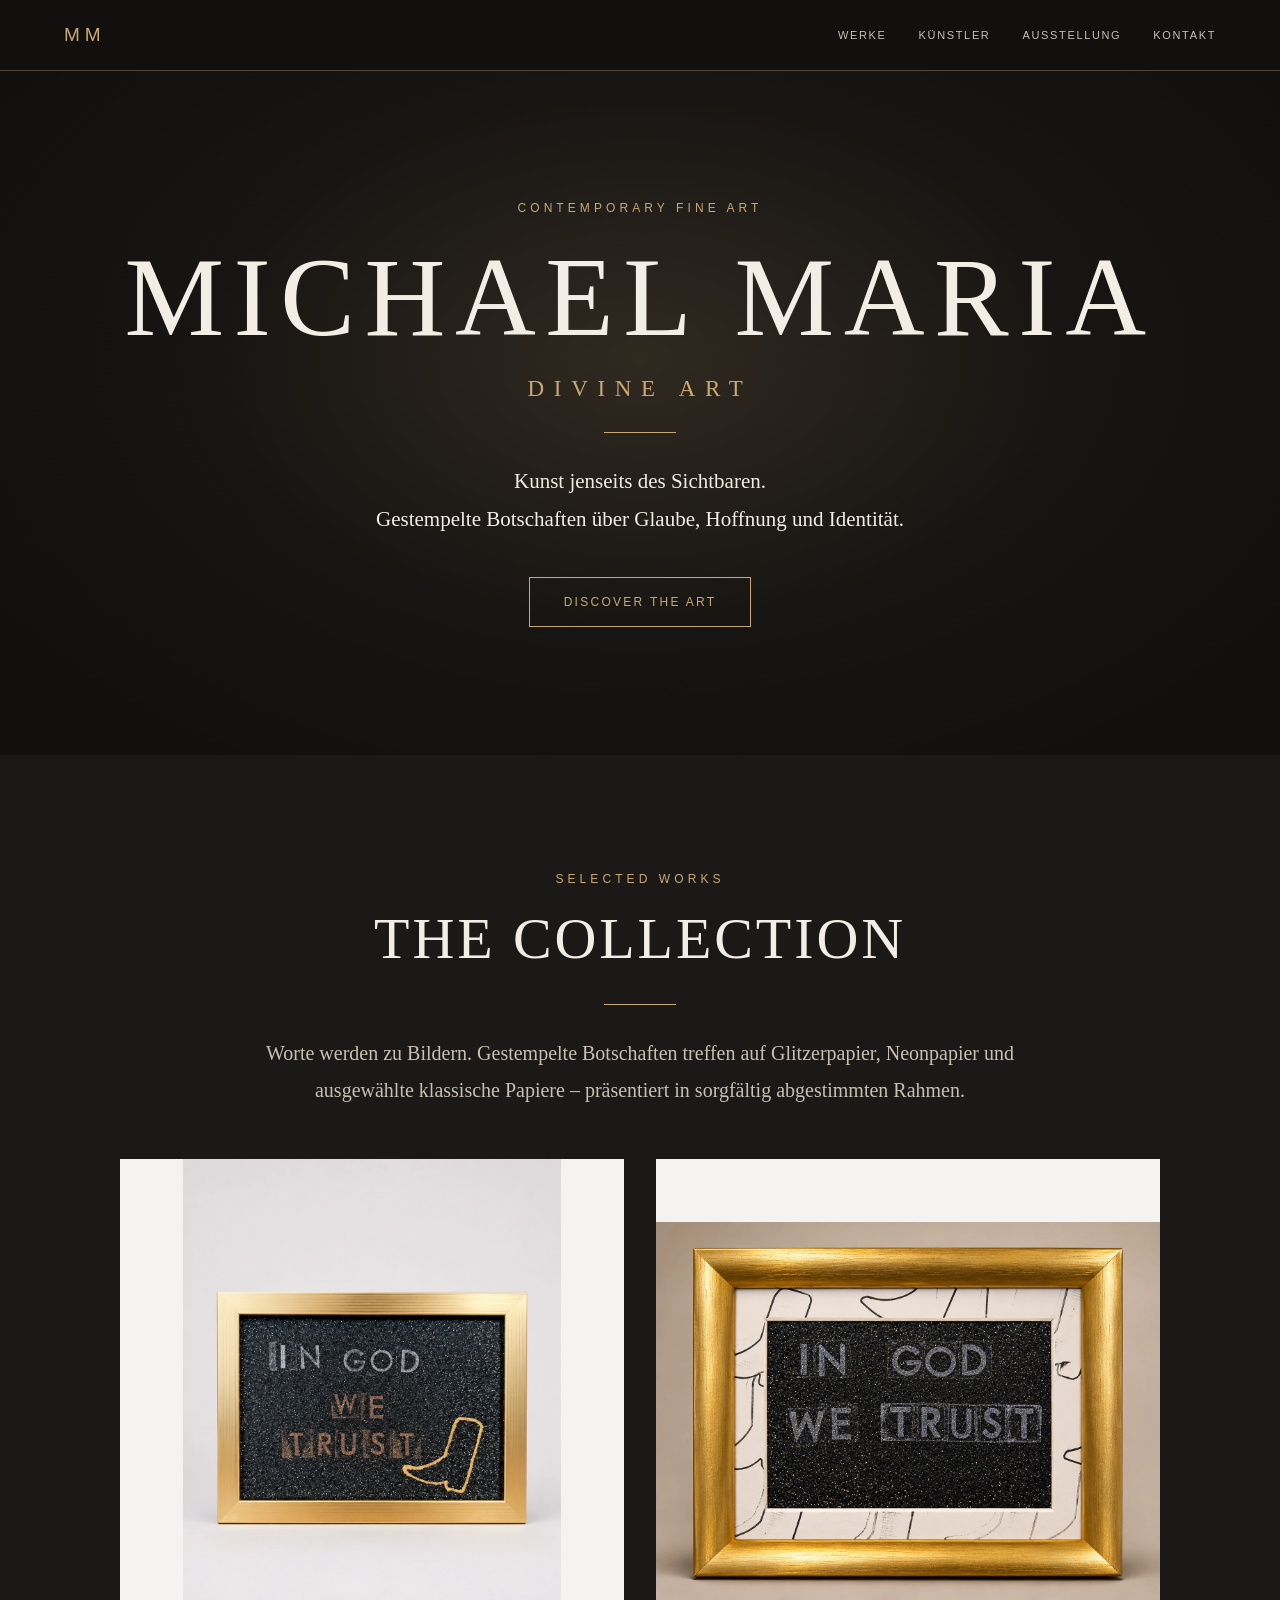
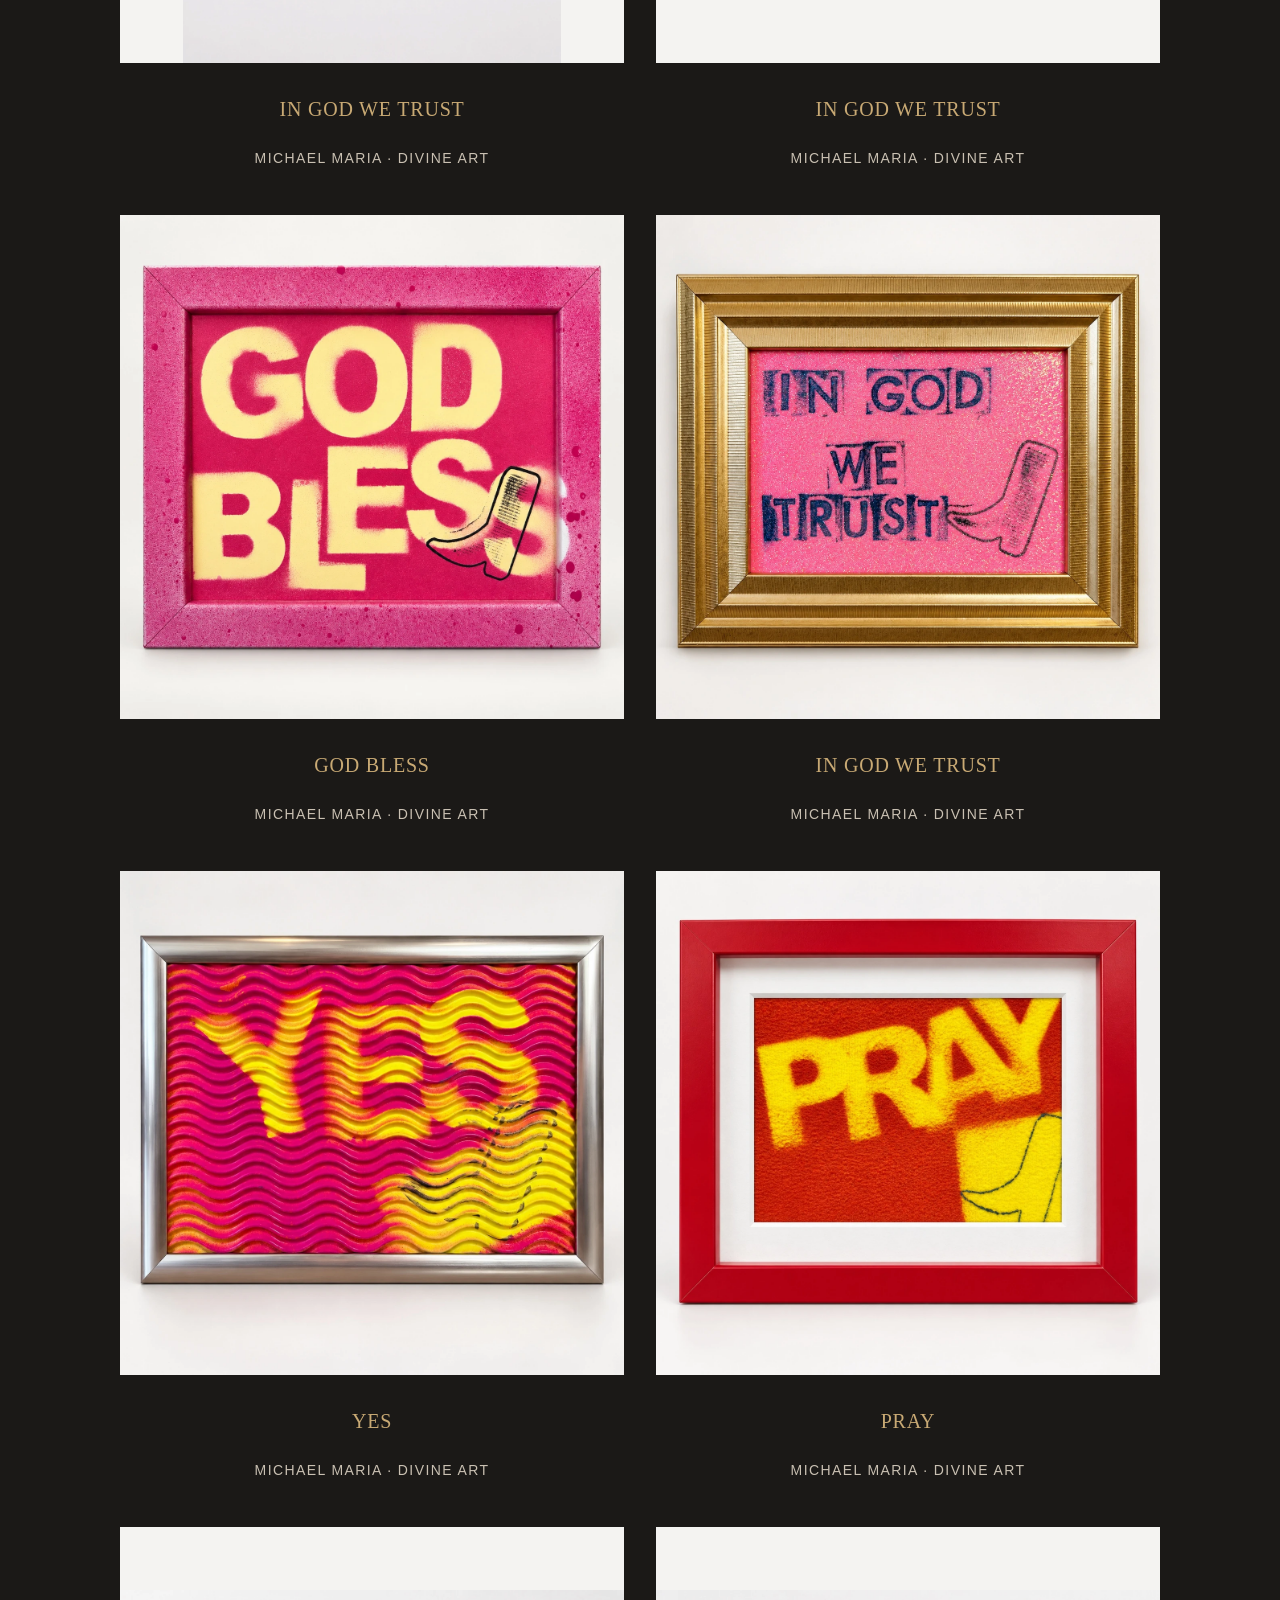
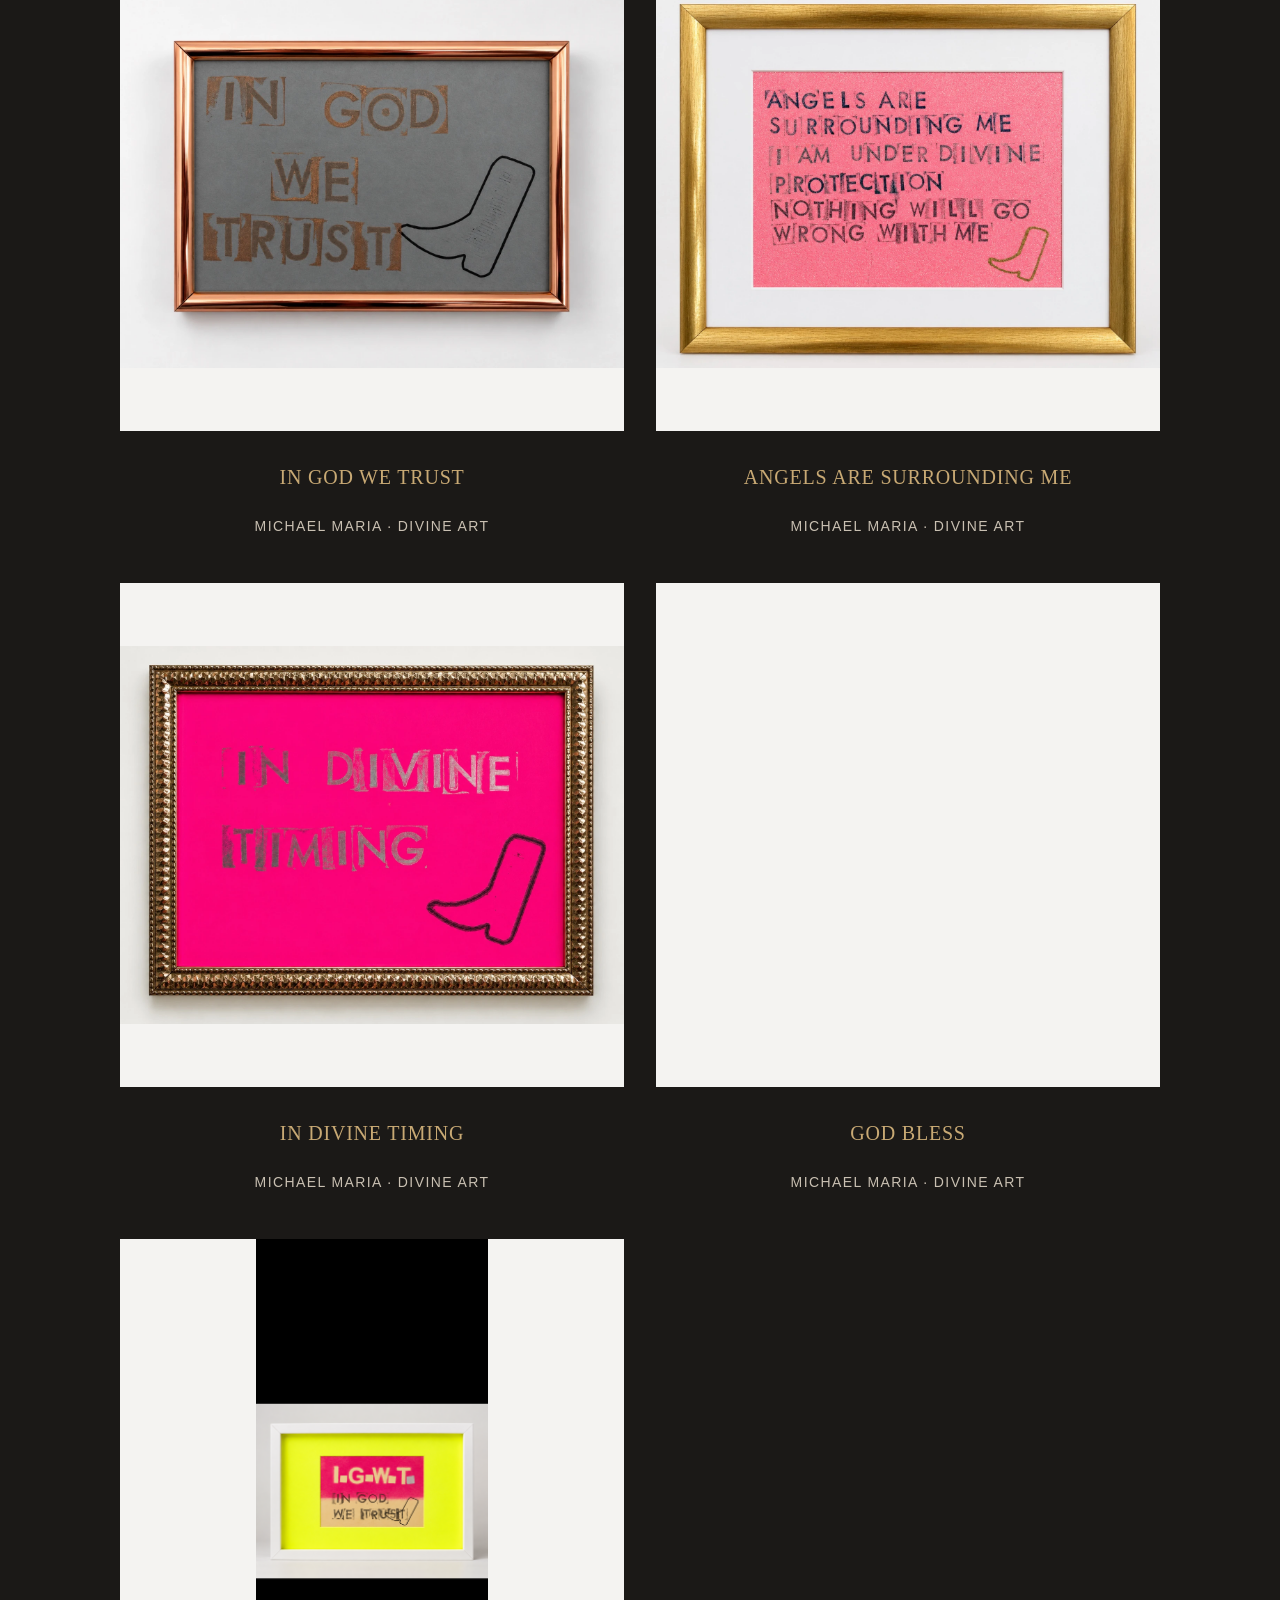
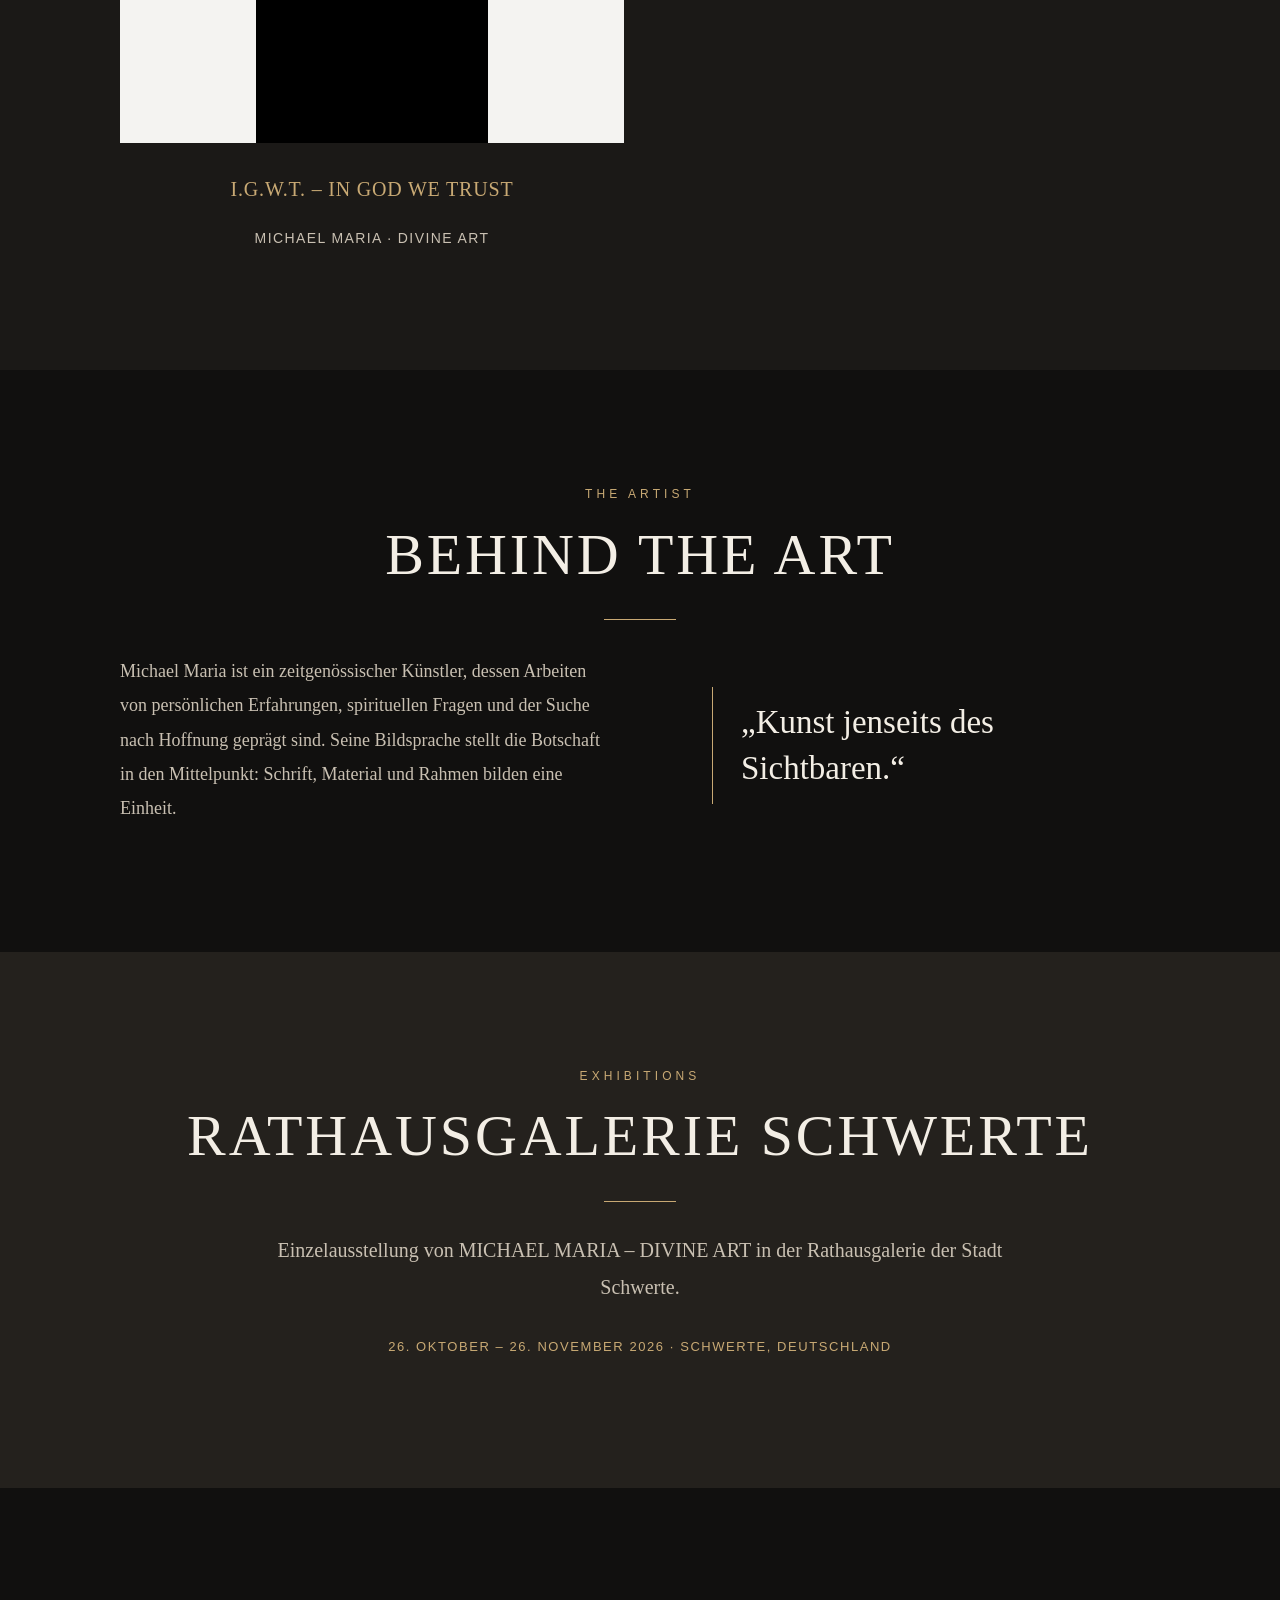
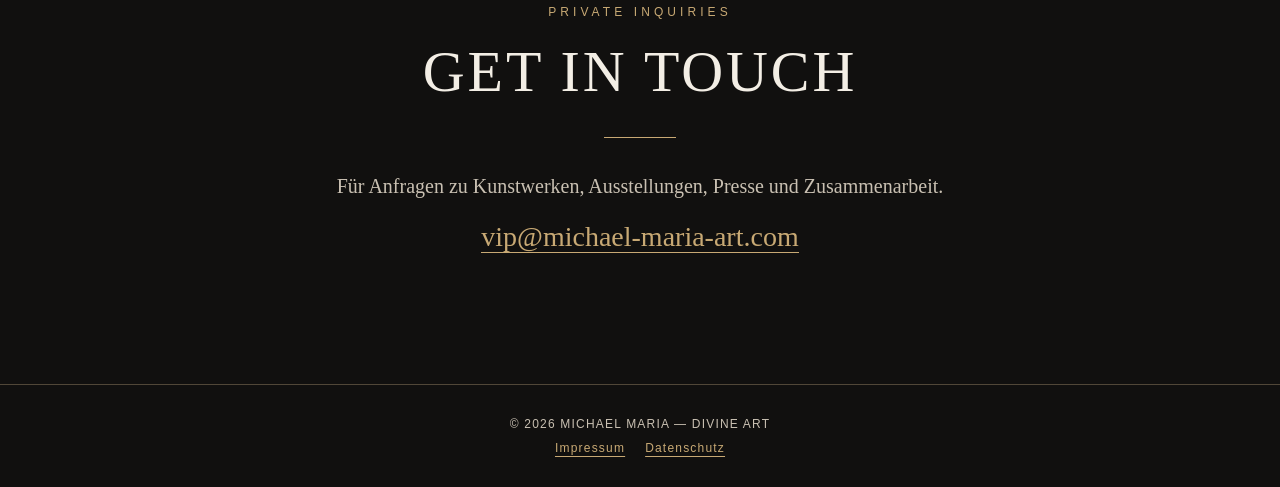
<file: index.html>
<!DOCTYPE html>
<html lang="de">
<head>
  <meta charset="utf-8">
  <meta name="viewport" content="width=device-width, initial-scale=1">
  <meta name="theme-color" content="#11100f">
  <meta name="description" content="MICHAEL MARIA – DIVINE ART. Zeitgenössische Schriftkunst: gestempelte Botschaften über Glaube, Hoffnung und Identität. Werke und Ausstellungen.">
  <meta name="robots" content="index,follow">
  <link rel="canonical" href="https://www.michael-maria-art.com/">
  <meta property="og:type" content="website">
  <meta property="og:locale" content="de_DE">
  <meta property="og:title" content="MICHAEL MARIA — DIVINE ART">
  <meta property="og:description" content="Gestempelte Botschaften. Zeitgenössische Kunst über Glaube, Hoffnung und Identität.">
  <meta property="og:url" content="https://www.michael-maria-art.com/">
  <meta property="og:image" content="https://www.michael-maria-art.com/images/in-god-we-trust.png">
  <title>MICHAEL MARIA – DIVINE ART | Contemporary Fine Art</title>
  <style>
    :root{--bg:#11100f;--panel:#1b1917;--panel2:#24211d;--cream:#f3eee5;--muted:#c9c0b2;--gold:#c8a974;--border:#514738;--max:1200px;color-scheme:dark}
    *{box-sizing:border-box}
    html{scroll-behavior:smooth}
    body{margin:0;background:var(--bg);color:var(--cream);font-family:Georgia,'Times New Roman',serif}
    a{color:inherit}
    a:focus-visible{outline:2px solid var(--gold);outline-offset:5px}
    .skip{position:absolute;top:-100px;left:12px;background:var(--gold);color:#111;padding:12px;z-index:10}
    .skip:focus{top:12px}
    .topbar{display:flex;align-items:center;justify-content:space-between;gap:25px;padding:24px max(5%,calc((100% - var(--max))/2));border-bottom:1px solid var(--border)}
    .monogram{text-decoration:none;color:var(--gold);font:19px Arial,sans-serif;letter-spacing:.26em;white-space:nowrap}
    nav{display:flex;gap:clamp(12px,2.8vw,32px);flex-wrap:wrap}
    nav a{font:11px Arial,sans-serif;letter-spacing:.15em;text-decoration:none;color:var(--muted);text-transform:uppercase}
    nav a:hover,nav a:focus-visible{color:var(--gold)}
    main section{scroll-margin-top:30px}
    .eyebrow{color:var(--gold);font:12px/1.6 Arial,sans-serif;letter-spacing:.34em;text-transform:uppercase}
    .hero{min-height:76vh;display:flex;flex-direction:column;align-items:center;justify-content:center;text-align:center;padding:90px 24px;background:radial-gradient(ellipse at 50% 42%,#302920 0%,#171513 48%,#11100f 86%)}
    h1{font-size:clamp(48px,9vw,112px);font-weight:400;letter-spacing:.085em;line-height:1.05;margin:20px 0}
    .subtitle{font-size:clamp(16px,2.3vw,23px);letter-spacing:.42em;color:var(--gold);margin:0}
    .line{width:72px;height:1px;background:var(--gold);margin:30px auto}
    .lead{max-width:720px;color:var(--cream);font-size:clamp(17px,2.1vw,21px);line-height:1.8;margin:0}
    .button{display:inline-block;padding:17px 34px;border:1px solid var(--gold);color:var(--gold);margin-top:38px;text-decoration:none;font:12px Arial,sans-serif;letter-spacing:.19em;text-transform:uppercase;transition:background .2s,color .2s}
    .button:hover{background:var(--gold);color:#111}
    .section{padding:clamp(70px,9vw,120px) 24px}
    .section-inner{max-width:var(--max);margin:0 auto}
    .center{text-align:center}
    h2{font-size:clamp(34px,5.5vw,58px);font-weight:400;line-height:1.2;letter-spacing:.05em;margin:15px 0 0}
    h3{font-size:clamp(21px,3vw,29px);font-weight:400;line-height:1.35;letter-spacing:.05em}
    .description{font-size:clamp(17px,2vw,20px);line-height:1.85;color:var(--muted);max-width:800px;margin:24px auto 0}
    .gallery{background:var(--panel)}
    .artwork-grid{display:grid;grid-template-columns:repeat(2,minmax(0,1fr));gap:40px 32px;max-width:1040px;margin:50px auto 0;align-items:start}
    .artwork-grid figure{margin:0;min-width:0;display:grid;grid-template-rows:auto 112px}
    .artwork-image{position:relative;display:block;width:100%;height:0;padding-bottom:100%;overflow:hidden;background:#f4f3f1;border:0;text-decoration:none}
    .artwork-image img{position:absolute;inset:0;display:block;width:100%;height:100%;max-width:100%;max-height:100%;object-fit:contain;object-position:center}
    figcaption{padding:20px 12px 0;text-align:center}
    figcaption h3{color:var(--gold);margin:0;min-height:2.7em;display:flex;align-items:center;justify-content:center;font-size:20px;line-height:1.35;letter-spacing:.04em}
    figcaption p{font:14px/1.7 Arial,sans-serif;letter-spacing:.1em;color:var(--muted);margin:10px 0 0}
    .two-col{max-width:1040px;margin:34px auto 0;display:grid;grid-template-columns:1fr 1fr;gap:clamp(24px,5vw,70px);align-items:start}
    .two-col p{color:var(--muted);font-size:18px;line-height:1.9;margin:0}
    .quote{border-left:1px solid var(--gold);padding:12px 0 12px 28px;color:var(--cream);font-size:clamp(22px,3vw,33px);line-height:1.4}
    .exhibition{background:var(--panel2);text-align:center}
    .exhibition .facts{font:13px/2 Arial,sans-serif;letter-spacing:.12em;color:var(--gold);text-transform:uppercase;margin-top:28px}
    .contact{text-align:center}
    .email{color:var(--gold);font-size:clamp(17px,3vw,28px);overflow-wrap:anywhere;text-decoration:none;border-bottom:1px solid var(--gold)}
    .legal{background:#151310;border-top:1px solid var(--border);text-align:center}
    .legal address{font-style:normal;color:var(--muted);line-height:1.8}
    .legal p{color:var(--muted);line-height:1.8}
    .legal a{color:var(--gold);text-underline-offset:4px}
    footer{text-align:center;border-top:1px solid var(--border);padding:27px 24px;color:var(--muted);font:12px/2 Arial,sans-serif;letter-spacing:.1em}
    footer a{color:var(--gold);margin:0 10px;text-decoration:underline;text-underline-offset:4px}
    @media(max-width:700px){.topbar{padding:20px 18px;flex-direction:column;gap:20px}nav{justify-content:center;gap:14px}.hero{min-height:70vh;padding:65px 18px}h1{letter-spacing:.035em}.subtitle{letter-spacing:.28em}.eyebrow{letter-spacing:.23em}.artwork-grid{grid-template-columns:1fr;gap:36px}.two-col{grid-template-columns:1fr;gap:25px}.quote{margin:0}.artwork-grid figure{grid-template-rows:auto 112px}}
    @media(prefers-reduced-motion:reduce){html{scroll-behavior:auto}.button{transition:none}}
  </style>
</head>
<body>
  <a class="skip" href="#main">Zum Inhalt springen</a>
  <header class="topbar">
    <a class="monogram" href="#home" aria-label="Michael Maria, Startseite">MM</a>
    <nav aria-label="Hauptnavigation">
      <a href="#art">Werke</a>
      <a href="#about">Künstler</a>
      <a href="#exhibitions">Ausstellung</a>
      <a href="#contact">Kontakt</a>
    </nav>
  </header>

  <main id="main">
    <section class="hero" id="home" aria-labelledby="hero-title">
      <div class="eyebrow">Contemporary Fine Art</div>
      <h1 id="hero-title">MICHAEL MARIA</h1>
      <p class="subtitle">DIVINE ART</p>
      <div class="line" aria-hidden="true"></div>
      <p class="lead">Kunst jenseits des Sichtbaren.<br>Gestempelte Botschaften über Glaube, Hoffnung und Identität.</p>
      <a class="button" href="#art">Discover the Art</a>
    </section>

    <section class="section gallery" id="art" aria-labelledby="art-title">
      <div class="section-inner center">
        <div class="eyebrow">Selected Works</div>
        <h2 id="art-title">THE COLLECTION</h2>
        <div class="line" aria-hidden="true"></div>
        <p class="description">Worte werden zu Bildern. Gestempelte Botschaften treffen auf Glitzerpapier, Neonpapier und ausgewählte klassische Papiere – präsentiert in sorgfältig abgestimmten Rahmen.</p>
        <div class="artwork-grid">
        <figure>
          <a class="artwork-image" href="images/in-god-we-trust-schwarz-gold.webp" target="_blank" rel="noopener" aria-label="IN GOD WE TRUST – Bild in voller Größe öffnen">
            <img src="images/in-god-we-trust-schwarz-gold.webp" width="1086" height="1448" alt="IN GOD WE TRUST von Michael Maria: Schwarzer Glitzergrund, goldener Rahmen und goldene Stiefelsignatur." loading="lazy" decoding="async">
          </a>
          <figcaption><h3>IN GOD WE TRUST</h3><p>MICHAEL MARIA · DIVINE ART</p></figcaption>
        </figure>
        <figure>
          <a class="artwork-image" href="images/in-god-we-trust-passepartout.webp" target="_blank" rel="noopener" aria-label="IN GOD WE TRUST – Bild in voller Größe öffnen">
            <img src="images/in-god-we-trust-passepartout.webp" width="1448" height="1086" alt="IN GOD WE TRUST von Michael Maria: Schwarzer Glitzergrund mit gestaltetem weißem Passepartout und goldenem Rahmen." loading="lazy" decoding="async">
          </a>
          <figcaption><h3>IN GOD WE TRUST</h3><p>MICHAEL MARIA · DIVINE ART</p></figcaption>
        </figure>
        <figure>
          <a class="artwork-image" href="images/god-bless-quadrat.webp" target="_blank" rel="noopener" aria-label="GOD BLESS – Bild in voller Größe öffnen">
            <img src="images/god-bless-quadrat.webp" width="1254" height="1254" alt="GOD BLESS von Michael Maria: Gelbe Schrift auf pinkfarbenem Grund mit pinkfarbenem Rahmen, quadratische Aufnahme." loading="lazy" decoding="async">
          </a>
          <figcaption><h3>GOD BLESS</h3><p>MICHAEL MARIA · DIVINE ART</p></figcaption>
        </figure>
        <figure>
          <a class="artwork-image" href="images/in-god-we-trust-pink.webp" target="_blank" rel="noopener" aria-label="IN GOD WE TRUST – Bild in voller Größe öffnen">
            <img src="images/in-god-we-trust-pink.webp" width="1254" height="1254" alt="IN GOD WE TRUST von Michael Maria: Dunkle Schrift auf pinkfarbenem Glitzergrund im goldenen Rahmen." loading="lazy" decoding="async">
          </a>
          <figcaption><h3>IN GOD WE TRUST</h3><p>MICHAEL MARIA · DIVINE ART</p></figcaption>
        </figure>
        <figure>
          <a class="artwork-image" href="images/yes.webp" target="_blank" rel="noopener" aria-label="YES – Bild in voller Größe öffnen">
            <img src="images/yes.webp" width="1254" height="1254" alt="YES von Michael Maria: Gelbe Schrift auf pinkfarbenem Wellenrelief im silberfarbenen Rahmen." loading="lazy" decoding="async">
          </a>
          <figcaption><h3>YES</h3><p>MICHAEL MARIA · DIVINE ART</p></figcaption>
        </figure>
        <figure>
          <a class="artwork-image" href="images/pray.webp" target="_blank" rel="noopener" aria-label="PRAY – Bild in voller Größe öffnen">
            <img src="images/pray.webp" width="1254" height="1254" alt="PRAY von Michael Maria: Gelbe Schrift auf orangefarbenem Grund mit weißem Passepartout und rotem Rahmen." loading="lazy" decoding="async">
          </a>
          <figcaption><h3>PRAY</h3><p>MICHAEL MARIA · DIVINE ART</p></figcaption>
        </figure>
        <figure>
          <a class="artwork-image" href="images/in-god-we-trust-kupfer.webp" target="_blank" rel="noopener" aria-label="IN GOD WE TRUST – Bild in voller Größe öffnen">
            <img src="images/in-god-we-trust-kupfer.webp" width="1448" height="1086" alt="IN GOD WE TRUST von Michael Maria: Kupferfarbene Schrift auf grauem Grund im kupferfarbenen Rahmen." loading="lazy" decoding="async">
          </a>
          <figcaption><h3>IN GOD WE TRUST</h3><p>MICHAEL MARIA · DIVINE ART</p></figcaption>
        </figure>
        <figure>
          <a class="artwork-image" href="images/angels-are-surrounding-me.webp" target="_blank" rel="noopener" aria-label="ANGELS ARE SURROUNDING ME – Bild in voller Größe öffnen">
            <img src="images/angels-are-surrounding-me.webp" width="1448" height="1086" alt="ANGELS ARE SURROUNDING ME von Michael Maria: Schwarze Schrift auf rosa Glitzergrund mit weißem Passepartout im goldenen Rahmen." loading="lazy" decoding="async">
          </a>
          <figcaption><h3>ANGELS ARE SURROUNDING ME</h3><p>MICHAEL MARIA · DIVINE ART</p></figcaption>
        </figure>
        <figure>
          <a class="artwork-image" href="images/in-divine-timing.webp" target="_blank" rel="noopener" aria-label="IN DIVINE TIMING – Bild in voller Größe öffnen">
            <img src="images/in-divine-timing.webp" width="1448" height="1086" alt="IN DIVINE TIMING von Michael Maria: Metallisch schimmernde Schrift auf neonpinkfarbenem Grund im verzierten goldfarbenen Rahmen." loading="lazy" decoding="async">
          </a>
          <figcaption><h3>IN DIVINE TIMING</h3><p>MICHAEL MARIA · DIVINE ART</p></figcaption>
        </figure>
        <figure>
          <a class="artwork-image" href="images/god-bless-querformat.webp" target="_blank" rel="noopener" aria-label="GOD BLESS – Bild in voller Größe öffnen">
            <img src="images/god-bless-querformat.webp" width="1448" height="1086" alt="GOD BLESS von Michael Maria: Gelbe Schrift auf pinkfarbenem Grund mit pinkfarbenem Rahmen, Querformataufnahme." loading="lazy" decoding="async">
          </a>
          <figcaption><h3>GOD BLESS</h3><p>MICHAEL MARIA · DIVINE ART</p></figcaption>
        </figure>
        <figure>
          <div class="artwork-image">
            <img src="images/in-god-we-trust.png" width="960" height="2079" alt="I.G.W.T. – In God We Trust: Kunstwerk von Michael Maria in Weiß gerahmt mit leuchtend farbiger Gestaltung." loading="lazy" decoding="async">
          </div>
          <figcaption>
            <h3>I.G.W.T. – IN GOD WE TRUST</h3>
            <p>MICHAEL MARIA · DIVINE ART</p>
          </figcaption>
        </figure>
        </div>
      </div>
    </section>

    <section class="section" id="about" aria-labelledby="about-title">
      <div class="section-inner">
        <div class="center">
          <div class="eyebrow">The Artist</div>
          <h2 id="about-title">BEHIND THE ART</h2>
          <div class="line" aria-hidden="true"></div>
        </div>
        <div class="two-col">
          <p>Michael Maria ist ein zeitgenössischer Künstler, dessen Arbeiten von persönlichen Erfahrungen, spirituellen Fragen und der Suche nach Hoffnung geprägt sind. Seine Bildsprache stellt die Botschaft in den Mittelpunkt: Schrift, Material und Rahmen bilden eine Einheit.</p>
          <blockquote class="quote">„Kunst jenseits des Sichtbaren.“</blockquote>
        </div>
      </div>
    </section>

    <section class="section exhibition" id="exhibitions" aria-labelledby="exhibition-title">
      <div class="section-inner">
        <div class="eyebrow">Exhibitions</div>
        <h2 id="exhibition-title">RATHAUSGALERIE SCHWERTE</h2>
        <div class="line" aria-hidden="true"></div>
        <p class="description">Einzelausstellung von MICHAEL MARIA – DIVINE ART in der Rathausgalerie der Stadt Schwerte.</p>
        <p class="facts">26. Oktober – 26. November 2026 · Schwerte, Deutschland</p>
      </div>
    </section>

    <section class="section contact" id="contact" aria-labelledby="contact-title">
      <div class="section-inner">
        <div class="eyebrow">Private Inquiries</div>
        <h2 id="contact-title">GET IN TOUCH</h2>
        <div class="line" aria-hidden="true"></div>
        <p class="description">Für Anfragen zu Kunstwerken, Ausstellungen, Presse und Zusammenarbeit.</p>
        <p><a class="email" href="mailto:vip@michael-maria-art.com">vip@michael-maria-art.com</a></p>
      </div>
    </section>

  </main>

  <footer>© 2026 MICHAEL MARIA — DIVINE ART<br>
    <a href="impressum.html">Impressum</a><a href="datenschutz.html">Datenschutz</a>
  </footer>
</body>
</html>
</file>
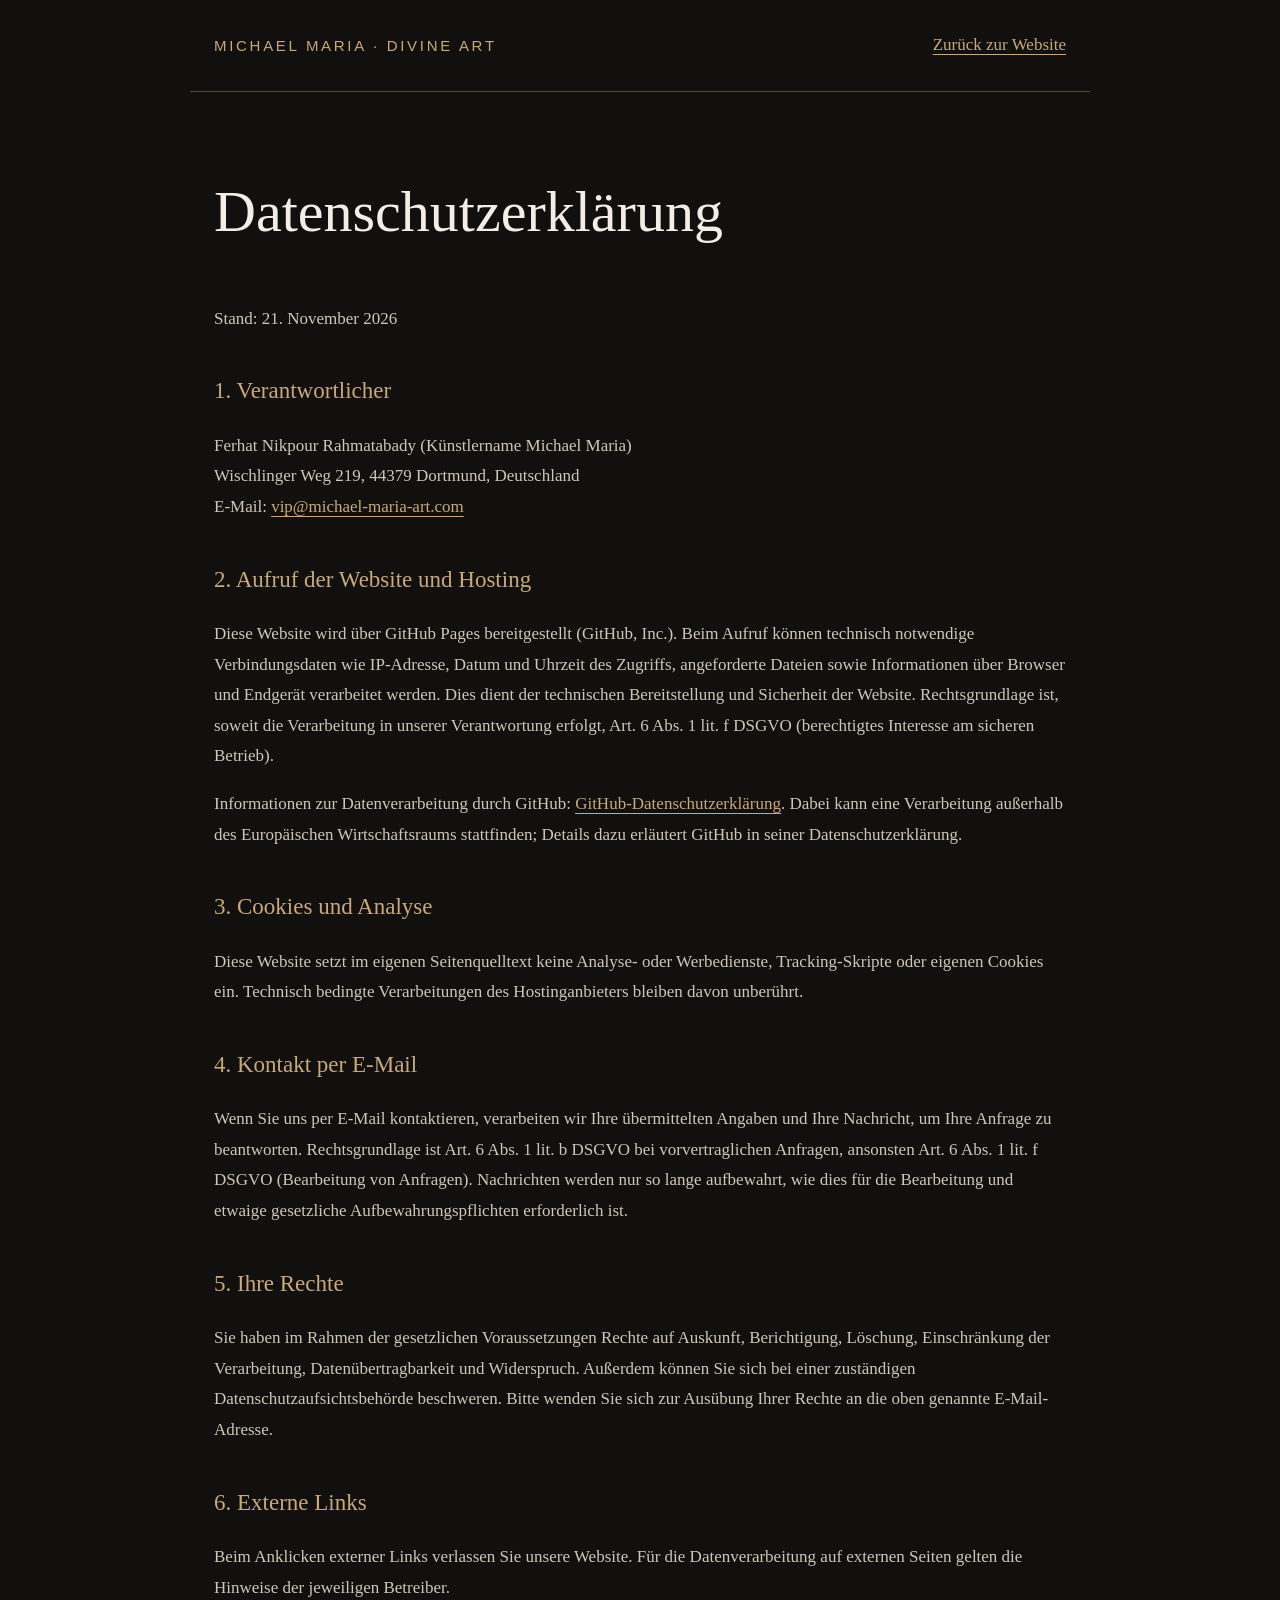
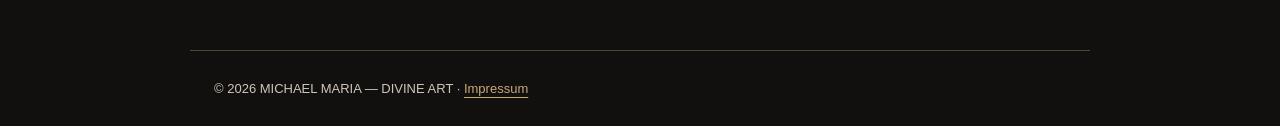
<file: datenschutz.html>
<!DOCTYPE html>
<html lang="de">
<head>
<meta charset="utf-8">
<meta name="viewport" content="width=device-width, initial-scale=1">
<meta name="robots" content="noindex,follow">
<meta name="theme-color" content="#11100f">
<title>Datenschutz | MICHAEL MARIA – DIVINE ART</title>
<style>
:root{color-scheme:dark;--bg:#11100f;--text:#f3eee5;--gold:#c9a978;--muted:#d0c6b7}
*{box-sizing:border-box}body{margin:0;background:var(--bg);color:var(--text);font:17px/1.8 Georgia,'Times New Roman',serif}
header,main,footer{max-width:900px;margin:auto;padding:30px 24px}header{border-bottom:1px solid #514738;display:flex;justify-content:space-between;gap:20px;align-items:center}
header strong{color:var(--gold);letter-spacing:.18em;font:15px Arial,sans-serif}a{color:var(--gold);text-underline-offset:4px}
h1{font-weight:normal;font-size:clamp(34px,6vw,58px)}h2{font-size:23px;font-weight:normal;color:var(--gold);margin-top:36px}
p,li{color:var(--muted)}ul{padding-left:24px}footer{border-top:1px solid #514738;font:13px Arial,sans-serif;color:var(--muted)}
</style>
</head>
<body>
<header><strong>MICHAEL MARIA · DIVINE ART</strong><a href="./">Zurück zur Website</a></header>
<main>
<h1>Datenschutzerklärung</h1>
<p>Stand: 21. November 2026</p>
<h2>1. Verantwortlicher</h2>
<p>Ferhat Nikpour Rahmatabady (Künstlername Michael Maria)<br>
Wischlinger Weg 219, 44379 Dortmund, Deutschland<br>
E-Mail: <a href="mailto:vip@michael-maria-art.com">vip@michael-maria-art.com</a></p>
<h2>2. Aufruf der Website und Hosting</h2>
<p>Diese Website wird über GitHub Pages bereitgestellt (GitHub, Inc.). Beim Aufruf können technisch notwendige Verbindungsdaten wie IP-Adresse, Datum und Uhrzeit des Zugriffs, angeforderte Dateien sowie Informationen über Browser und Endgerät verarbeitet werden. Dies dient der technischen Bereitstellung und Sicherheit der Website. Rechtsgrundlage ist, soweit die Verarbeitung in unserer Verantwortung erfolgt, Art. 6 Abs. 1 lit. f DSGVO (berechtigtes Interesse am sicheren Betrieb).</p>
<p>Informationen zur Datenverarbeitung durch GitHub: <a href="https://docs.github.com/en/site-policy/privacy-policies/github-general-privacy-statement" rel="noopener noreferrer">GitHub-Datenschutzerklärung</a>. Dabei kann eine Verarbeitung außerhalb des Europäischen Wirtschaftsraums stattfinden; Details dazu erläutert GitHub in seiner Datenschutzerklärung.</p>
<h2>3. Cookies und Analyse</h2>
<p>Diese Website setzt im eigenen Seitenquelltext keine Analyse- oder Werbedienste, Tracking-Skripte oder eigenen Cookies ein. Technisch bedingte Verarbeitungen des Hostinganbieters bleiben davon unberührt.</p>
<h2>4. Kontakt per E-Mail</h2>
<p>Wenn Sie uns per E-Mail kontaktieren, verarbeiten wir Ihre übermittelten Angaben und Ihre Nachricht, um Ihre Anfrage zu beantworten. Rechtsgrundlage ist Art. 6 Abs. 1 lit. b DSGVO bei vorvertraglichen Anfragen, ansonsten Art. 6 Abs. 1 lit. f DSGVO (Bearbeitung von Anfragen). Nachrichten werden nur so lange aufbewahrt, wie dies für die Bearbeitung und etwaige gesetzliche Aufbewahrungspflichten erforderlich ist.</p>
<h2>5. Ihre Rechte</h2>
<p>Sie haben im Rahmen der gesetzlichen Voraussetzungen Rechte auf Auskunft, Berichtigung, Löschung, Einschränkung der Verarbeitung, Datenübertragbarkeit und Widerspruch. Außerdem können Sie sich bei einer zuständigen Datenschutzaufsichtsbehörde beschweren. Bitte wenden Sie sich zur Ausübung Ihrer Rechte an die oben genannte E-Mail-Adresse.</p>
<h2>6. Externe Links</h2>
<p>Beim Anklicken externer Links verlassen Sie unsere Website. Für die Datenverarbeitung auf externen Seiten gelten die Hinweise der jeweiligen Betreiber.</p>
</main>
<footer>© 2026 MICHAEL MARIA — DIVINE ART · <a href="impressum.html">Impressum</a></footer>
</body></html>
</file>
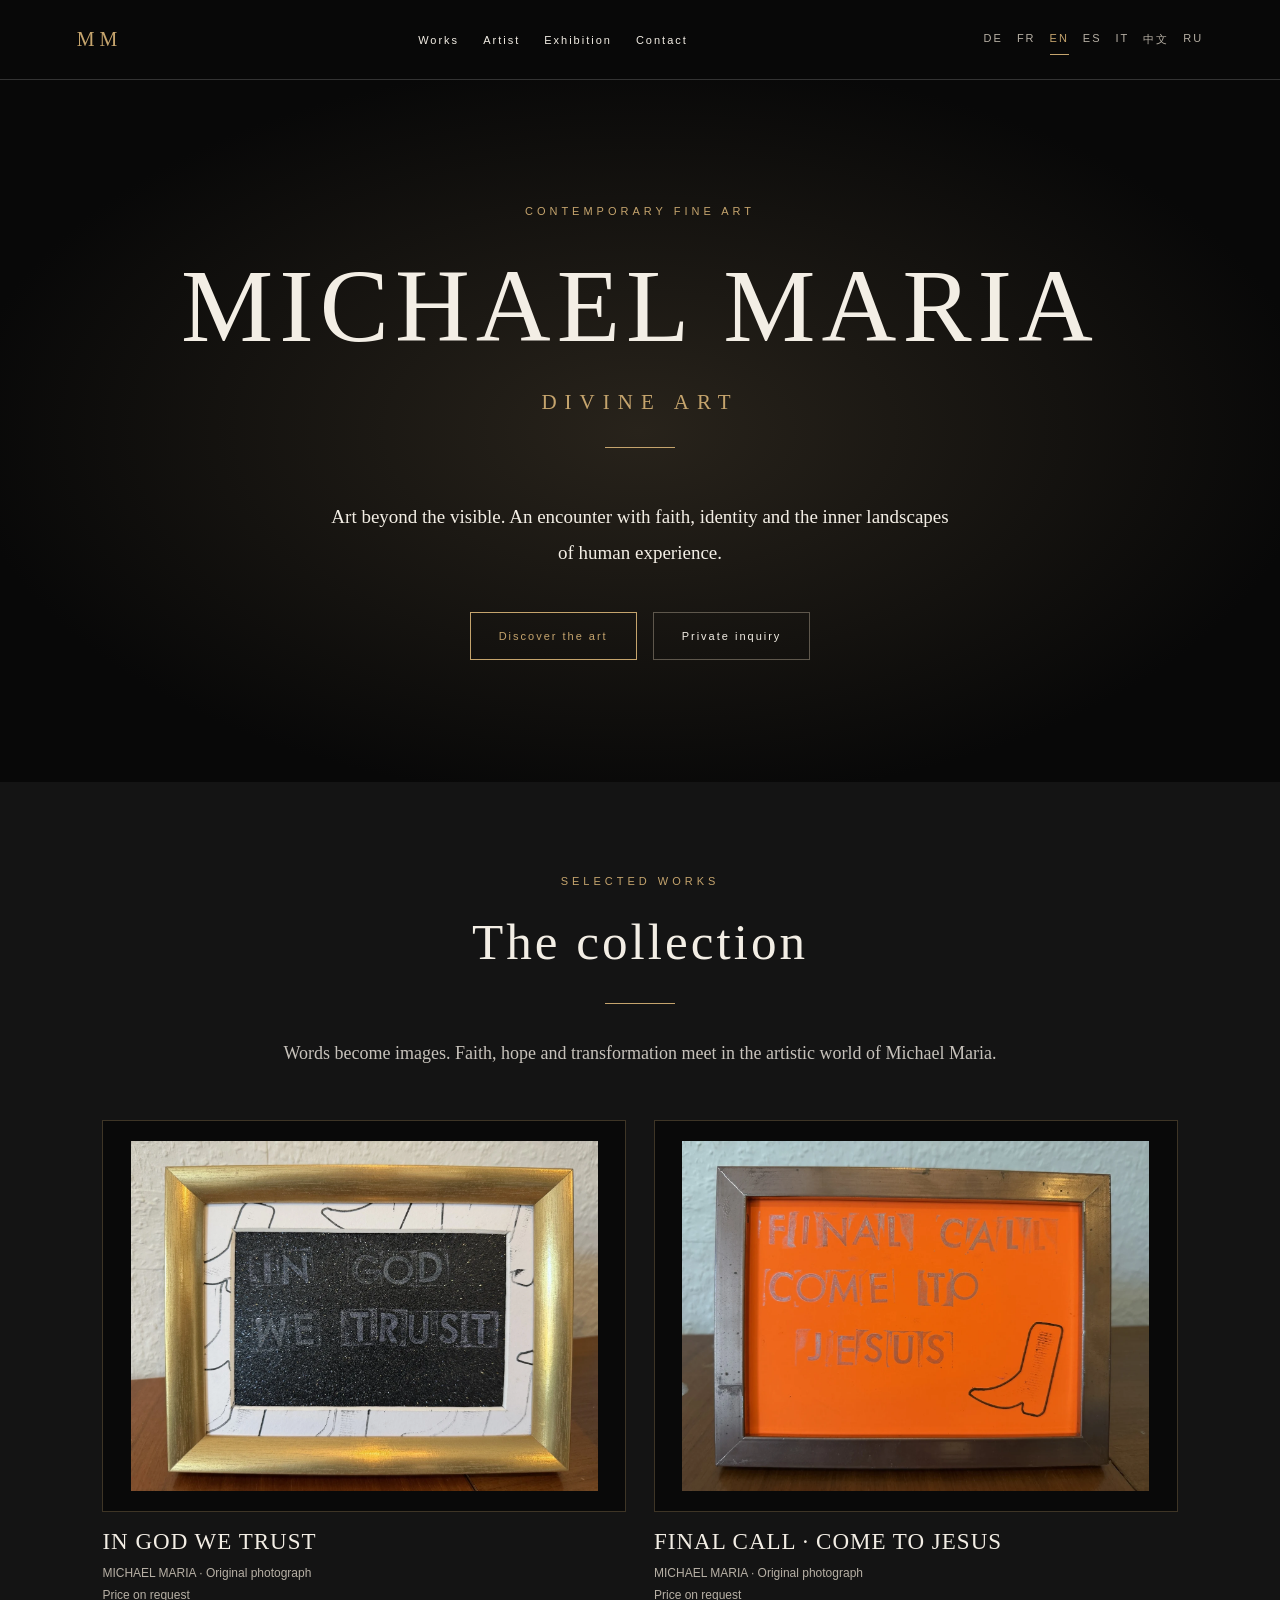
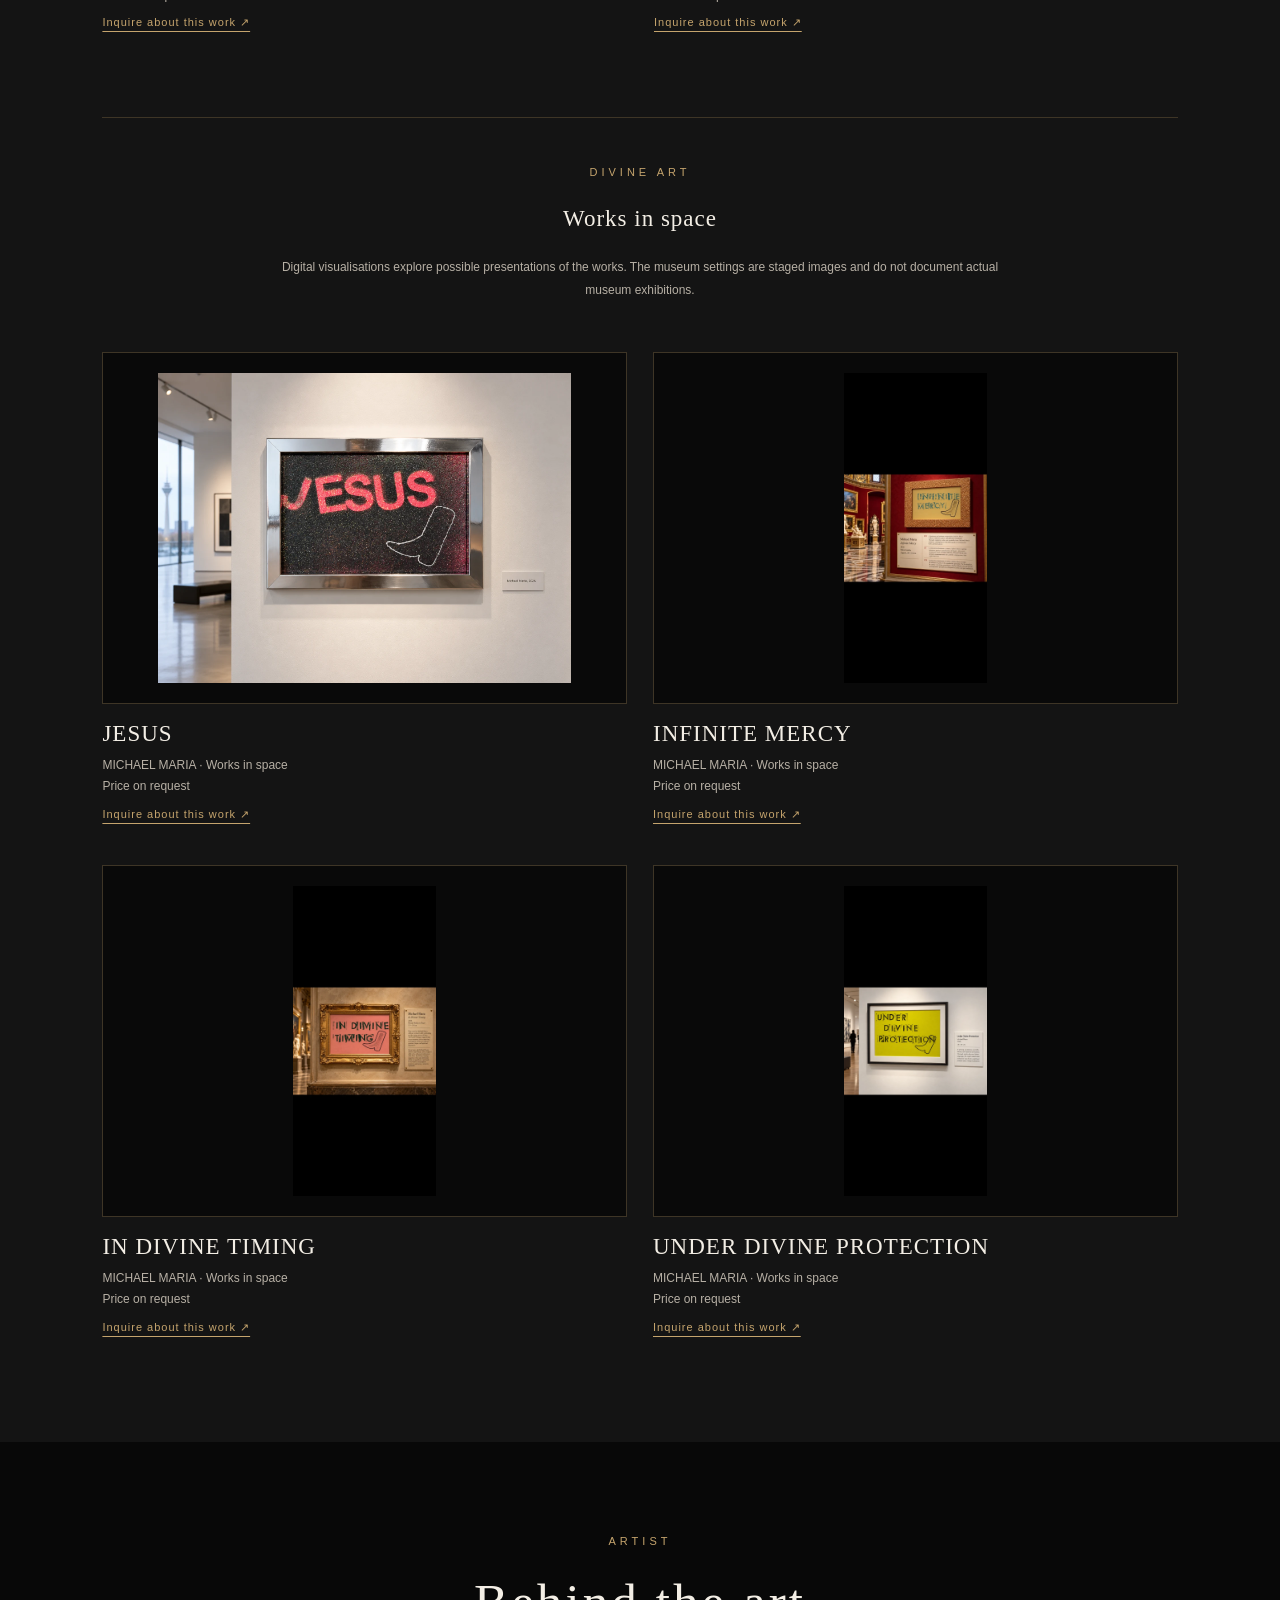
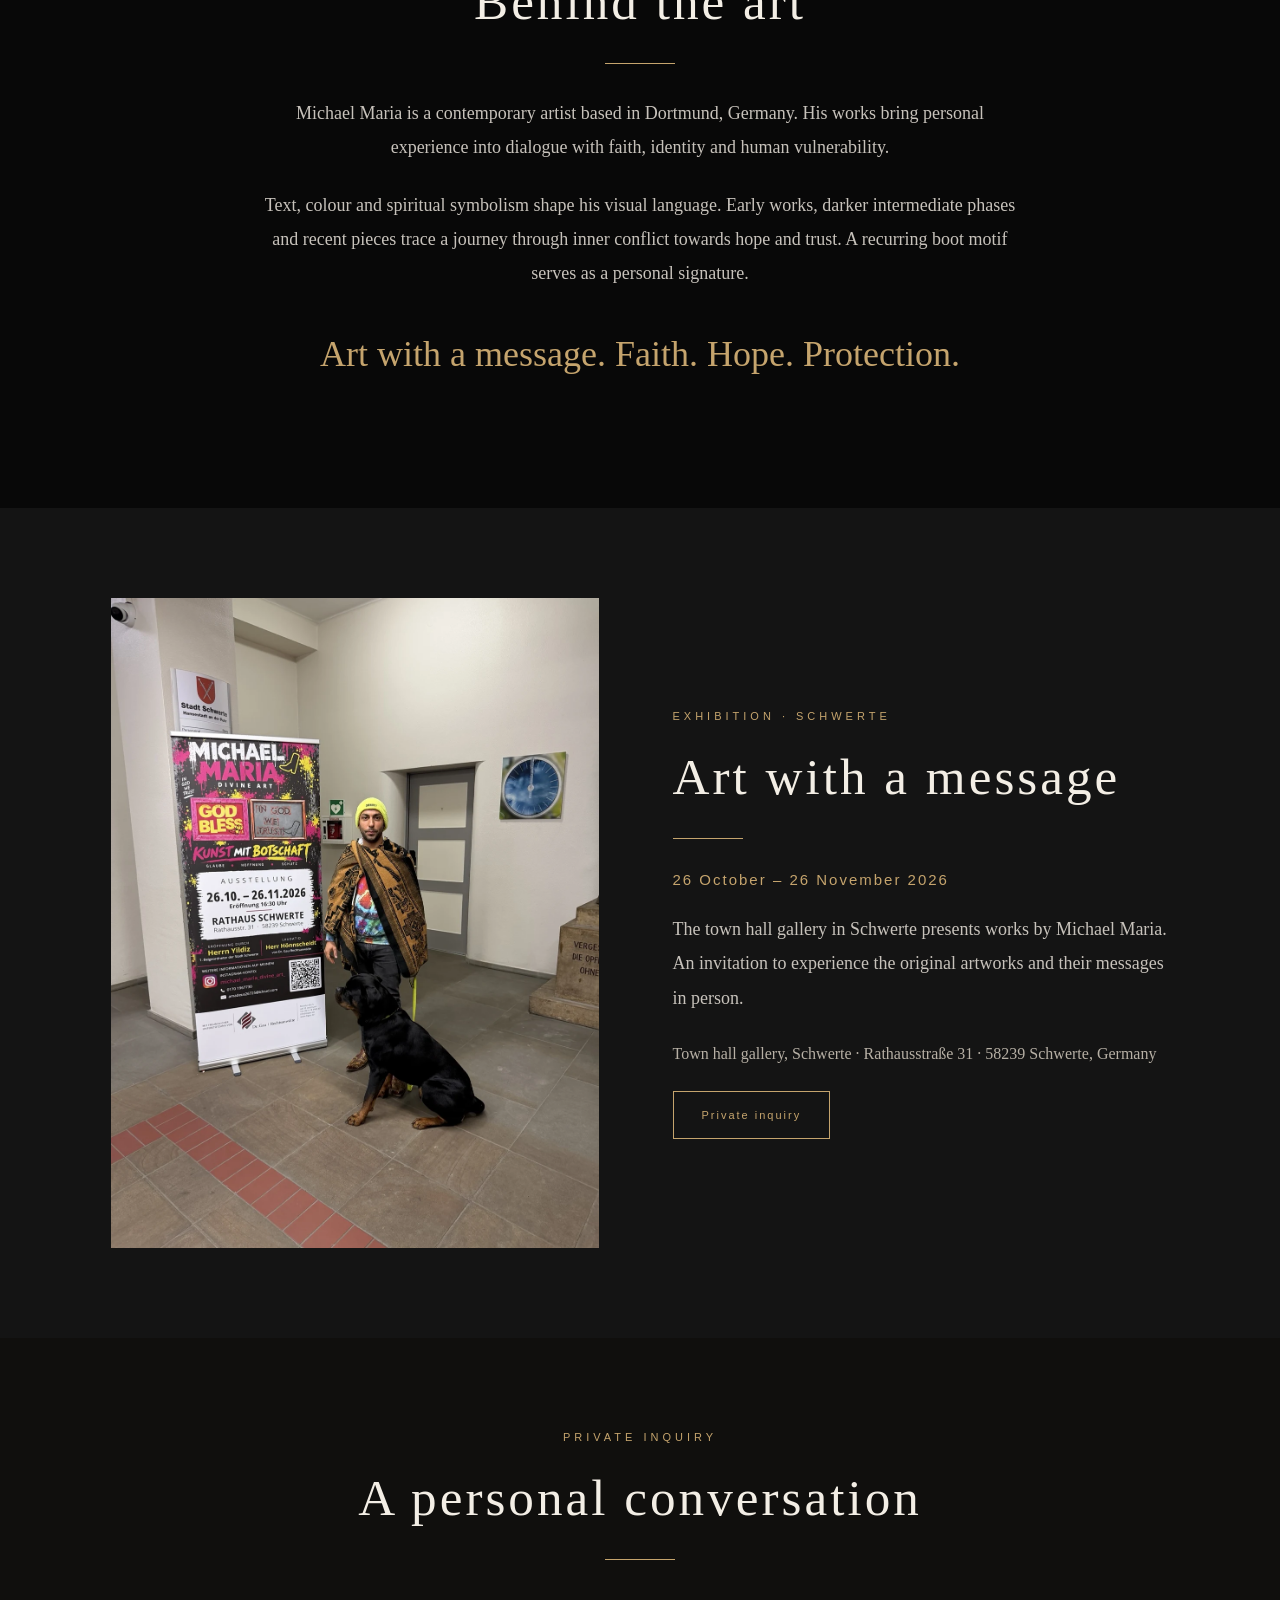
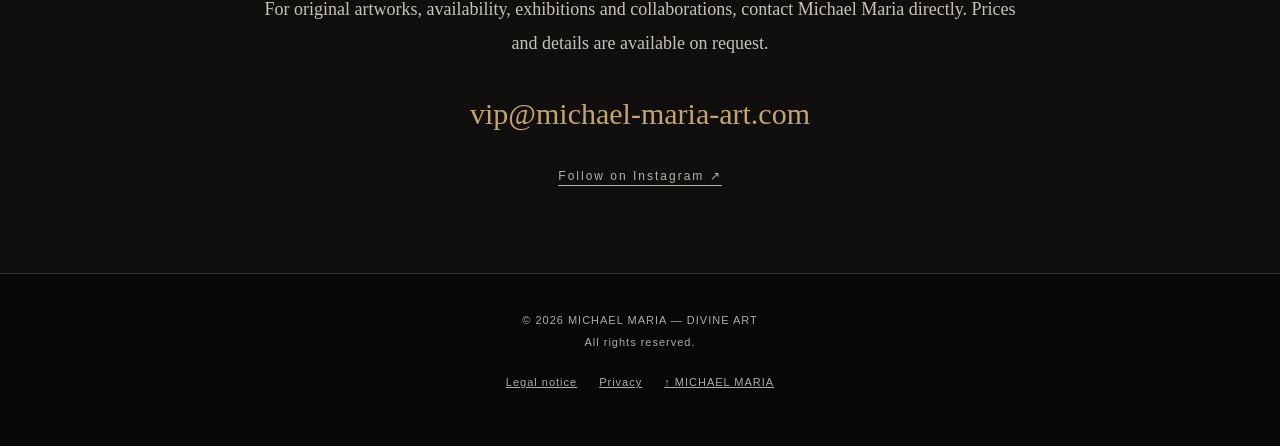
<file: en.html>
<!DOCTYPE html>
<html lang="en"><head><meta charset="utf-8"><meta name="viewport" content="width=device-width,initial-scale=1"><meta name="theme-color" content="#080808"><title>MICHAEL MARIA – DIVINE ART | Contemporary Fine Art</title><meta name="description" content="Art beyond the visible. An encounter with faith, identity and the inner landscapes of human experience."><meta name="robots" content="index,follow"><link rel="canonical" href="https://123amadeus123.github.io/michael-maria-art/en.html"><link rel="alternate" hreflang="de" href="https://123amadeus123.github.io/michael-maria-art/"><link rel="alternate" hreflang="fr" href="https://123amadeus123.github.io/michael-maria-art/fr.html"><link rel="alternate" hreflang="en" href="https://123amadeus123.github.io/michael-maria-art/en.html"><link rel="alternate" hreflang="es" href="https://123amadeus123.github.io/michael-maria-art/es.html"><link rel="alternate" hreflang="it" href="https://123amadeus123.github.io/michael-maria-art/it.html"><link rel="alternate" hreflang="zh" href="https://123amadeus123.github.io/michael-maria-art/zh.html"><link rel="alternate" hreflang="ru" href="https://123amadeus123.github.io/michael-maria-art/ru.html"><link rel="alternate" hreflang="x-default" href="https://123amadeus123.github.io/michael-maria-art/"><meta property="og:type" content="website"><meta property="og:title" content="MICHAEL MARIA – DIVINE ART"><meta property="og:description" content="Art beyond the visible. An encounter with faith, identity and the inner landscapes of human experience."><meta property="og:url" content="https://123amadeus123.github.io/michael-maria-art/en.html"><meta property="og:image" content="https://123amadeus123.github.io/michael-maria-art/assets/in-god-we-trust.webp"><link rel="icon" href="assets/favicon.svg" type="image/svg+xml"><link rel="stylesheet" href="assets/style.css"><script defer src="assets/gallery.js"></script><script type="application/ld+json">{"@context": "https://schema.org", "@type": "VisualArtsEvent", "name": "Michael Maria – Kunst mit Botschaft", "startDate": "2026-10-26", "endDate": "2026-11-26", "location": {"@type": "Place", "name": "Rathausgalerie Schwerte", "address": {"@type": "PostalAddress", "streetAddress": "Rathausstraße 31", "postalCode": "58239", "addressLocality": "Schwerte", "addressCountry": "DE"}}, "url": "https://123amadeus123.github.io/michael-maria-art/en.html#exhibition", "organizer": {"@type": "Person", "name": "Michael Maria", "url": "https://123amadeus123.github.io/michael-maria-art/en.html"}}</script></head>
<body><a class="skip" href="#main">Skip to content</a><header><a class="logo" href="#home" aria-label="Michael Maria — Home">MM</a><nav aria-label="Navigation"><a href="#art">Works</a><a href="#about">Artist</a><a href="#exhibition">Exhibition</a><a href="#contact">Contact</a></nav><div class="languages" aria-label="Language"><a href="index.html" lang="de" hreflang="de">DE</a><a href="fr.html" lang="fr" hreflang="fr">FR</a><a href="en.html" lang="en" hreflang="en" aria-current="page">EN</a><a href="es.html" lang="es" hreflang="es">ES</a><a href="it.html" lang="it" hreflang="it">IT</a><a href="zh.html" lang="zh" hreflang="zh">中文</a><a href="ru.html" lang="ru" hreflang="ru">RU</a></div></header>
<main id="main"><section class="hero" id="home"><div class="eyebrow">Contemporary Fine Art</div><h1>MICHAEL MARIA</h1><div class="subtitle">DIVINE ART</div><div class="line"></div><p>Art beyond the visible. An encounter with faith, identity and the inner landscapes of human experience.</p><div class="actions"><a class="button" href="#art">Discover the art</a><a class="button secondary" href="#contact">Private inquiry</a></div></section>
<section class="gallery" id="art"><div class="eyebrow">Selected works</div><h2>The collection</h2><div class="line"></div><p class="section-text">Words become images. Faith, hope and transformation meet in the artistic world of Michael Maria.</p><div class="gallery-grid"><figure><a class="art-image" href="assets/in-god-we-trust.webp" data-art data-title="IN GOD WE TRUST" aria-label="IN GOD WE TRUST"><img src="assets/in-god-we-trust.webp" width="1200" height="900" alt="IN GOD WE TRUST — Michael Maria · Original photograph" loading="lazy" decoding="async"></a><figcaption><h3>IN GOD WE TRUST</h3><p>MICHAEL MARIA · Original photograph<br>Price on request</p><a class="work-link" href="mailto:vip@michael-maria-art.com?subject=IN%20GOD%20WE%20TRUST">Inquire about this work ↗</a></figcaption></figure><figure><a class="art-image" href="assets/final-call.webp" data-art data-title="FINAL CALL · COME TO JESUS" aria-label="FINAL CALL · COME TO JESUS"><img src="assets/final-call.webp" width="1200" height="900" alt="FINAL CALL · COME TO JESUS — Michael Maria · Original photograph" loading="lazy" decoding="async"></a><figcaption><h3>FINAL CALL · COME TO JESUS</h3><p>MICHAEL MARIA · Original photograph<br>Price on request</p><a class="work-link" href="mailto:vip@michael-maria-art.com?subject=FINAL%20CALL%20·%20COME%20TO%20JESUS">Inquire about this work ↗</a></figcaption></figure></div><div class="presentations"><div class="eyebrow">DIVINE ART</div><h3>Works in space</h3><p class="note">Digital visualisations explore possible presentations of the works. The museum settings are staged images and do not document actual museum exhibitions.</p><div class="gallery-grid"><figure><a class="art-image" href="assets/presentation-0.webp" data-art data-title="JESUS" aria-label="JESUS"><img src="assets/presentation-0.webp" width="1200" height="900" alt="JESUS — Michael Maria · Works in space" loading="lazy" decoding="async"></a><figcaption><h3>JESUS</h3><p>MICHAEL MARIA · Works in space<br>Price on request</p><a class="work-link" href="mailto:vip@michael-maria-art.com?subject=JESUS">Inquire about this work ↗</a></figcaption></figure><figure><a class="art-image" href="assets/presentation-2.webp" data-art data-title="INFINITE MERCY" aria-label="INFINITE MERCY"><img src="assets/presentation-2.webp" width="1200" height="900" alt="INFINITE MERCY — Michael Maria · Works in space" loading="lazy" decoding="async"></a><figcaption><h3>INFINITE MERCY</h3><p>MICHAEL MARIA · Works in space<br>Price on request</p><a class="work-link" href="mailto:vip@michael-maria-art.com?subject=INFINITE%20MERCY">Inquire about this work ↗</a></figcaption></figure><figure><a class="art-image" href="assets/presentation-3.webp" data-art data-title="IN DIVINE TIMING" aria-label="IN DIVINE TIMING"><img src="assets/presentation-3.webp" width="1200" height="900" alt="IN DIVINE TIMING — Michael Maria · Works in space" loading="lazy" decoding="async"></a><figcaption><h3>IN DIVINE TIMING</h3><p>MICHAEL MARIA · Works in space<br>Price on request</p><a class="work-link" href="mailto:vip@michael-maria-art.com?subject=IN%20DIVINE%20TIMING">Inquire about this work ↗</a></figcaption></figure><figure><a class="art-image" href="assets/presentation-4.webp" data-art data-title="UNDER DIVINE PROTECTION" aria-label="UNDER DIVINE PROTECTION"><img src="assets/presentation-4.webp" width="1200" height="900" alt="UNDER DIVINE PROTECTION — Michael Maria · Works in space" loading="lazy" decoding="async"></a><figcaption><h3>UNDER DIVINE PROTECTION</h3><p>MICHAEL MARIA · Works in space<br>Price on request</p><a class="work-link" href="mailto:vip@michael-maria-art.com?subject=UNDER%20DIVINE%20PROTECTION">Inquire about this work ↗</a></figcaption></figure></div></div></section>
<section id="about"><div class="eyebrow">Artist</div><h2>Behind the art</h2><div class="line"></div><p class="section-text">Michael Maria is a contemporary artist based in Dortmund, Germany. His works bring personal experience into dialogue with faith, identity and human vulnerability.</p><p class="section-text">Text, colour and spiritual symbolism shape his visual language. Early works, darker intermediate phases and recent pieces trace a journey through inner conflict towards hope and trust. A recurring boot motif serves as a personal signature.</p><blockquote>Art with a message. Faith. Hope. Protection.</blockquote></section>
<section class="exhibition" id="exhibition"><div class="split"><img src="assets/schwerte.webp" width="1125" height="1500" alt="Michael Maria · Rathausgalerie Schwerte · 2026" loading="lazy"><div><div class="eyebrow">Exhibition · SCHWERTE</div><h2>Art with a message</h2><div class="line"></div><p class="date">26 October – 26 November 2026</p><p class="section-text">The town hall gallery in Schwerte presents works by Michael Maria. An invitation to experience the original artworks and their messages in person.</p><address>Town hall gallery, Schwerte · Rathausstraße 31 · 58239 Schwerte, Germany</address><a class="button" href="mailto:vip@michael-maria-art.com?subject=Exhibition%20inquiry">Private inquiry</a></div></div></section>
<section class="contact" id="contact"><div class="eyebrow">Private inquiry</div><h2>A personal conversation</h2><div class="line"></div><p class="section-text">For original artworks, availability, exhibitions and collaborations, contact Michael Maria directly. Prices and details are available on request.</p><a class="email" href="mailto:vip@michael-maria-art.com">vip@michael-maria-art.com</a><a class="social" href="https://www.instagram.com/michael_maria_divine_art_/" target="_blank" rel="noopener noreferrer">Follow on Instagram ↗</a></section></main>
<footer>© 2026 MICHAEL MARIA — DIVINE ART<br>All rights reserved.<div class="footer-links"><a href="impressum.html">Legal notice</a><a href="datenschutz.html">Privacy</a><a href="#home">↑ MICHAEL MARIA</a></div></footer>
<dialog class="lightbox" id="art-dialog"><button class="close" type="button" aria-label="Close">×</button><img alt=""><p data-title></p><p><a data-inquire href="mailto:vip@michael-maria-art.com">Inquire about this work</a></p></dialog></body></html>
</file>
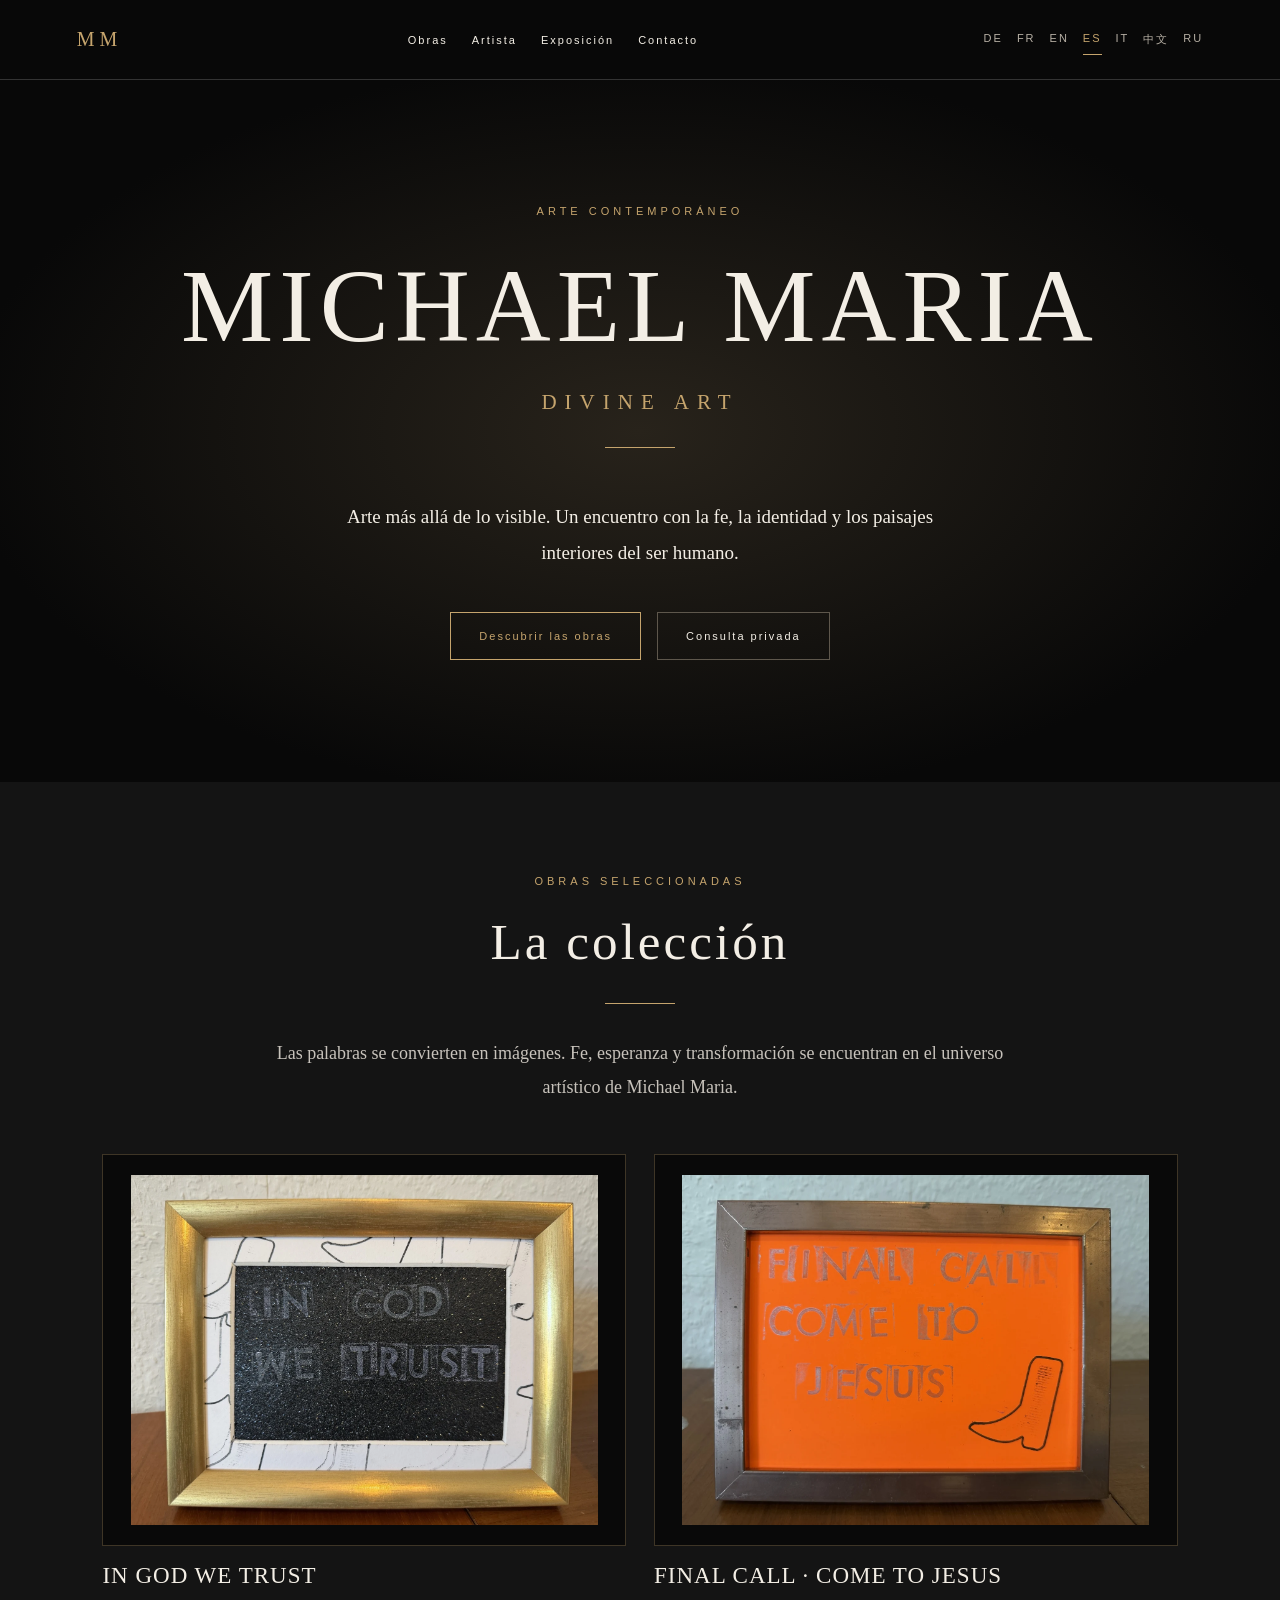
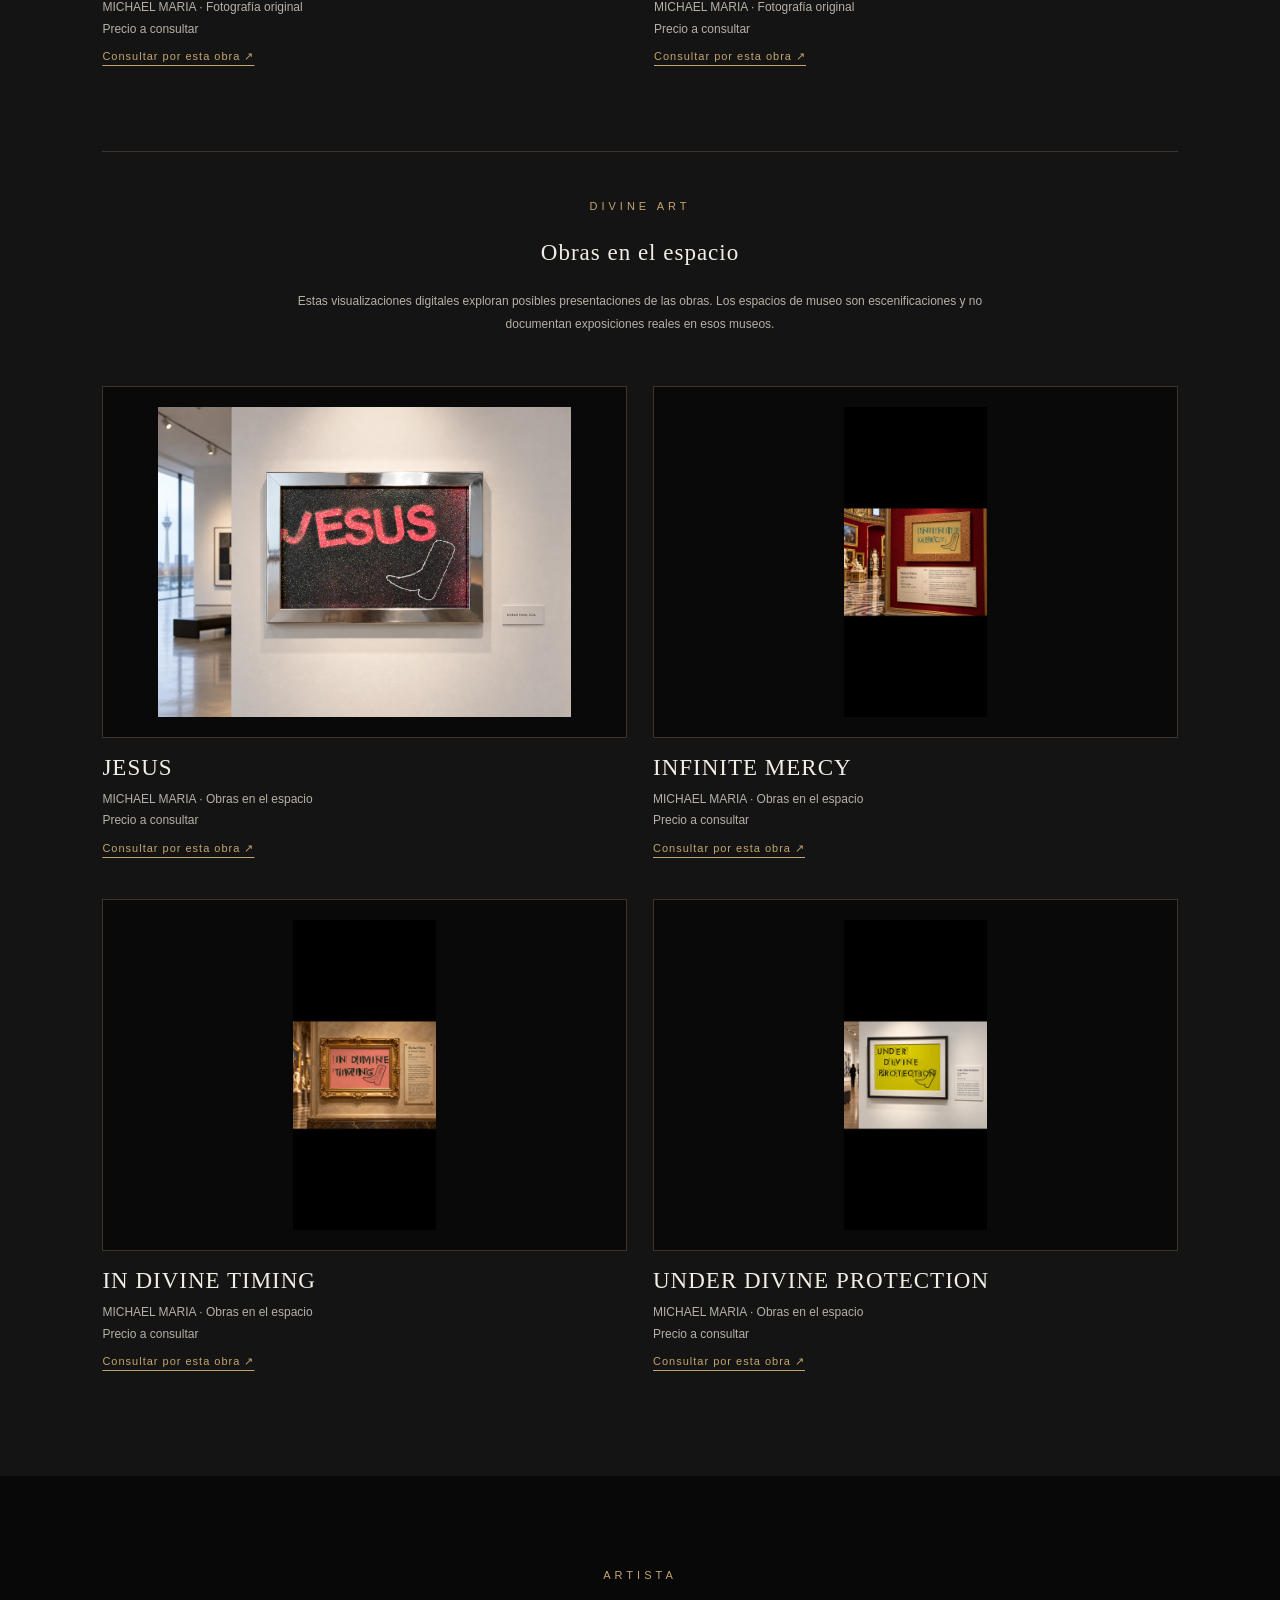
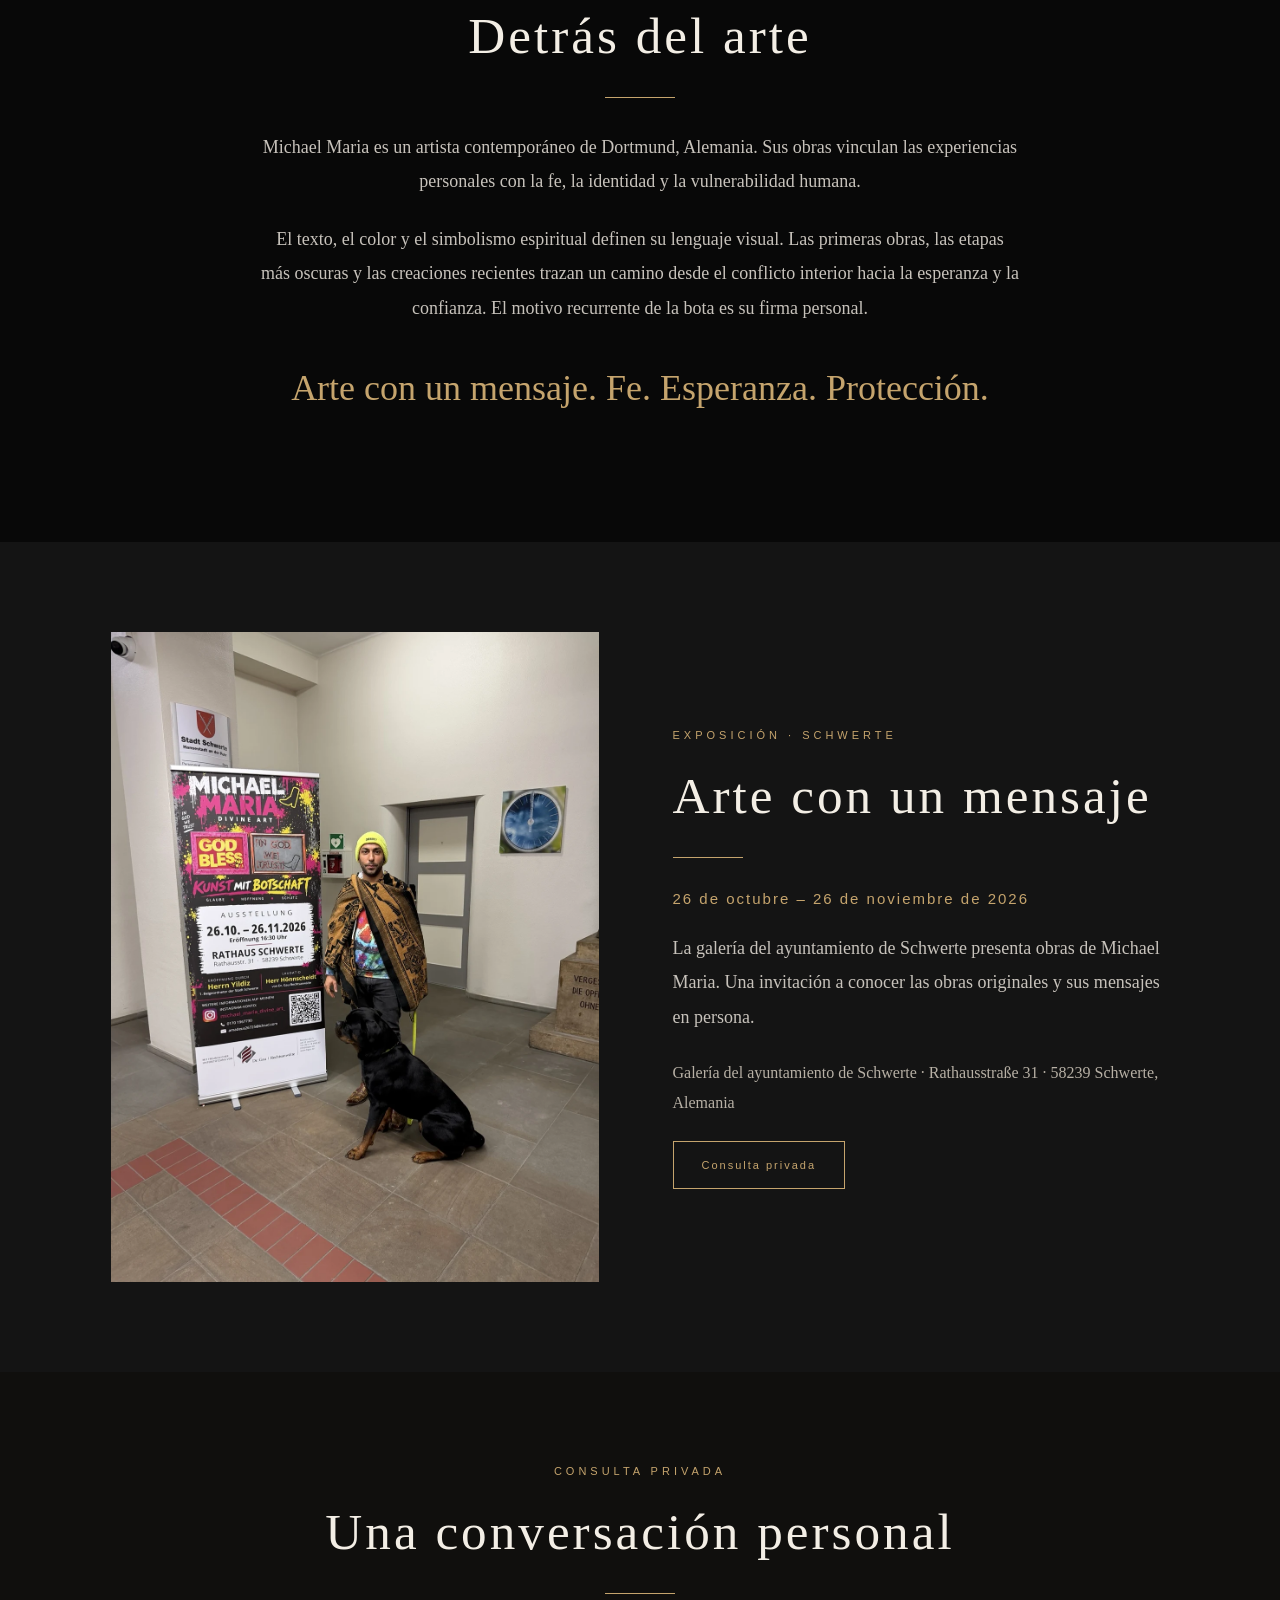
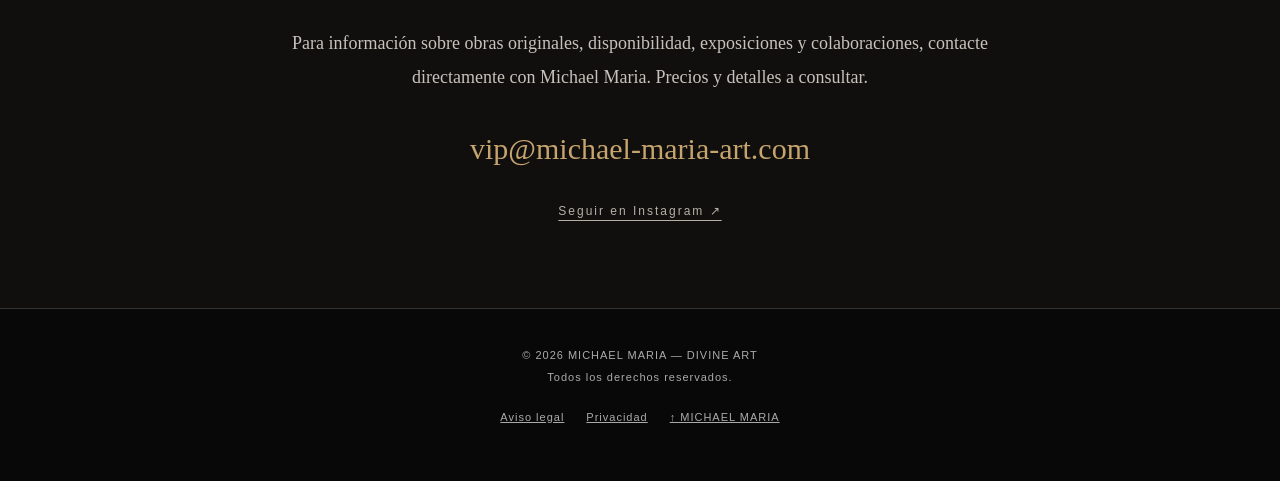
<file: es.html>
<!DOCTYPE html>
<html lang="es"><head><meta charset="utf-8"><meta name="viewport" content="width=device-width,initial-scale=1"><meta name="theme-color" content="#080808"><title>MICHAEL MARIA – DIVINE ART | Arte contemporáneo</title><meta name="description" content="Arte más allá de lo visible. Un encuentro con la fe, la identidad y los paisajes interiores del ser humano."><meta name="robots" content="index,follow"><link rel="canonical" href="https://123amadeus123.github.io/michael-maria-art/es.html"><link rel="alternate" hreflang="de" href="https://123amadeus123.github.io/michael-maria-art/"><link rel="alternate" hreflang="fr" href="https://123amadeus123.github.io/michael-maria-art/fr.html"><link rel="alternate" hreflang="en" href="https://123amadeus123.github.io/michael-maria-art/en.html"><link rel="alternate" hreflang="es" href="https://123amadeus123.github.io/michael-maria-art/es.html"><link rel="alternate" hreflang="it" href="https://123amadeus123.github.io/michael-maria-art/it.html"><link rel="alternate" hreflang="zh" href="https://123amadeus123.github.io/michael-maria-art/zh.html"><link rel="alternate" hreflang="ru" href="https://123amadeus123.github.io/michael-maria-art/ru.html"><link rel="alternate" hreflang="x-default" href="https://123amadeus123.github.io/michael-maria-art/"><meta property="og:type" content="website"><meta property="og:title" content="MICHAEL MARIA – DIVINE ART"><meta property="og:description" content="Arte más allá de lo visible. Un encuentro con la fe, la identidad y los paisajes interiores del ser humano."><meta property="og:url" content="https://123amadeus123.github.io/michael-maria-art/es.html"><meta property="og:image" content="https://123amadeus123.github.io/michael-maria-art/assets/in-god-we-trust.webp"><link rel="icon" href="assets/favicon.svg" type="image/svg+xml"><link rel="stylesheet" href="assets/style.css"><script defer src="assets/gallery.js"></script><script type="application/ld+json">{"@context": "https://schema.org", "@type": "VisualArtsEvent", "name": "Michael Maria – Kunst mit Botschaft", "startDate": "2026-10-26", "endDate": "2026-11-26", "location": {"@type": "Place", "name": "Rathausgalerie Schwerte", "address": {"@type": "PostalAddress", "streetAddress": "Rathausstraße 31", "postalCode": "58239", "addressLocality": "Schwerte", "addressCountry": "DE"}}, "url": "https://123amadeus123.github.io/michael-maria-art/es.html#exhibition", "organizer": {"@type": "Person", "name": "Michael Maria", "url": "https://123amadeus123.github.io/michael-maria-art/es.html"}}</script></head>
<body><a class="skip" href="#main">Ir al contenido</a><header><a class="logo" href="#home" aria-label="Michael Maria — Home">MM</a><nav aria-label="Navigation"><a href="#art">Obras</a><a href="#about">Artista</a><a href="#exhibition">Exposición</a><a href="#contact">Contacto</a></nav><div class="languages" aria-label="Language"><a href="index.html" lang="de" hreflang="de">DE</a><a href="fr.html" lang="fr" hreflang="fr">FR</a><a href="en.html" lang="en" hreflang="en">EN</a><a href="es.html" lang="es" hreflang="es" aria-current="page">ES</a><a href="it.html" lang="it" hreflang="it">IT</a><a href="zh.html" lang="zh" hreflang="zh">中文</a><a href="ru.html" lang="ru" hreflang="ru">RU</a></div></header>
<main id="main"><section class="hero" id="home"><div class="eyebrow">Arte contemporáneo</div><h1>MICHAEL MARIA</h1><div class="subtitle">DIVINE ART</div><div class="line"></div><p>Arte más allá de lo visible. Un encuentro con la fe, la identidad y los paisajes interiores del ser humano.</p><div class="actions"><a class="button" href="#art">Descubrir las obras</a><a class="button secondary" href="#contact">Consulta privada</a></div></section>
<section class="gallery" id="art"><div class="eyebrow">Obras seleccionadas</div><h2>La colección</h2><div class="line"></div><p class="section-text">Las palabras se convierten en imágenes. Fe, esperanza y transformación se encuentran en el universo artístico de Michael Maria.</p><div class="gallery-grid"><figure><a class="art-image" href="assets/in-god-we-trust.webp" data-art data-title="IN GOD WE TRUST" aria-label="IN GOD WE TRUST"><img src="assets/in-god-we-trust.webp" width="1200" height="900" alt="IN GOD WE TRUST — Michael Maria · Fotografía original" loading="lazy" decoding="async"></a><figcaption><h3>IN GOD WE TRUST</h3><p>MICHAEL MARIA · Fotografía original<br>Precio a consultar</p><a class="work-link" href="mailto:vip@michael-maria-art.com?subject=IN%20GOD%20WE%20TRUST">Consultar por esta obra ↗</a></figcaption></figure><figure><a class="art-image" href="assets/final-call.webp" data-art data-title="FINAL CALL · COME TO JESUS" aria-label="FINAL CALL · COME TO JESUS"><img src="assets/final-call.webp" width="1200" height="900" alt="FINAL CALL · COME TO JESUS — Michael Maria · Fotografía original" loading="lazy" decoding="async"></a><figcaption><h3>FINAL CALL · COME TO JESUS</h3><p>MICHAEL MARIA · Fotografía original<br>Precio a consultar</p><a class="work-link" href="mailto:vip@michael-maria-art.com?subject=FINAL%20CALL%20·%20COME%20TO%20JESUS">Consultar por esta obra ↗</a></figcaption></figure></div><div class="presentations"><div class="eyebrow">DIVINE ART</div><h3>Obras en el espacio</h3><p class="note">Estas visualizaciones digitales exploran posibles presentaciones de las obras. Los espacios de museo son escenificaciones y no documentan exposiciones reales en esos museos.</p><div class="gallery-grid"><figure><a class="art-image" href="assets/presentation-0.webp" data-art data-title="JESUS" aria-label="JESUS"><img src="assets/presentation-0.webp" width="1200" height="900" alt="JESUS — Michael Maria · Obras en el espacio" loading="lazy" decoding="async"></a><figcaption><h3>JESUS</h3><p>MICHAEL MARIA · Obras en el espacio<br>Precio a consultar</p><a class="work-link" href="mailto:vip@michael-maria-art.com?subject=JESUS">Consultar por esta obra ↗</a></figcaption></figure><figure><a class="art-image" href="assets/presentation-2.webp" data-art data-title="INFINITE MERCY" aria-label="INFINITE MERCY"><img src="assets/presentation-2.webp" width="1200" height="900" alt="INFINITE MERCY — Michael Maria · Obras en el espacio" loading="lazy" decoding="async"></a><figcaption><h3>INFINITE MERCY</h3><p>MICHAEL MARIA · Obras en el espacio<br>Precio a consultar</p><a class="work-link" href="mailto:vip@michael-maria-art.com?subject=INFINITE%20MERCY">Consultar por esta obra ↗</a></figcaption></figure><figure><a class="art-image" href="assets/presentation-3.webp" data-art data-title="IN DIVINE TIMING" aria-label="IN DIVINE TIMING"><img src="assets/presentation-3.webp" width="1200" height="900" alt="IN DIVINE TIMING — Michael Maria · Obras en el espacio" loading="lazy" decoding="async"></a><figcaption><h3>IN DIVINE TIMING</h3><p>MICHAEL MARIA · Obras en el espacio<br>Precio a consultar</p><a class="work-link" href="mailto:vip@michael-maria-art.com?subject=IN%20DIVINE%20TIMING">Consultar por esta obra ↗</a></figcaption></figure><figure><a class="art-image" href="assets/presentation-4.webp" data-art data-title="UNDER DIVINE PROTECTION" aria-label="UNDER DIVINE PROTECTION"><img src="assets/presentation-4.webp" width="1200" height="900" alt="UNDER DIVINE PROTECTION — Michael Maria · Obras en el espacio" loading="lazy" decoding="async"></a><figcaption><h3>UNDER DIVINE PROTECTION</h3><p>MICHAEL MARIA · Obras en el espacio<br>Precio a consultar</p><a class="work-link" href="mailto:vip@michael-maria-art.com?subject=UNDER%20DIVINE%20PROTECTION">Consultar por esta obra ↗</a></figcaption></figure></div></div></section>
<section id="about"><div class="eyebrow">Artista</div><h2>Detrás del arte</h2><div class="line"></div><p class="section-text">Michael Maria es un artista contemporáneo de Dortmund, Alemania. Sus obras vinculan las experiencias personales con la fe, la identidad y la vulnerabilidad humana.</p><p class="section-text">El texto, el color y el simbolismo espiritual definen su lenguaje visual. Las primeras obras, las etapas más oscuras y las creaciones recientes trazan un camino desde el conflicto interior hacia la esperanza y la confianza. El motivo recurrente de la bota es su firma personal.</p><blockquote>Arte con un mensaje. Fe. Esperanza. Protección.</blockquote></section>
<section class="exhibition" id="exhibition"><div class="split"><img src="assets/schwerte.webp" width="1125" height="1500" alt="Michael Maria · Rathausgalerie Schwerte · 2026" loading="lazy"><div><div class="eyebrow">Exposición · SCHWERTE</div><h2>Arte con un mensaje</h2><div class="line"></div><p class="date">26 de octubre – 26 de noviembre de 2026</p><p class="section-text">La galería del ayuntamiento de Schwerte presenta obras de Michael Maria. Una invitación a conocer las obras originales y sus mensajes en persona.</p><address>Galería del ayuntamiento de Schwerte · Rathausstraße 31 · 58239 Schwerte, Alemania</address><a class="button" href="mailto:vip@michael-maria-art.com?subject=Exhibition%20inquiry">Consulta privada</a></div></div></section>
<section class="contact" id="contact"><div class="eyebrow">Consulta privada</div><h2>Una conversación personal</h2><div class="line"></div><p class="section-text">Para información sobre obras originales, disponibilidad, exposiciones y colaboraciones, contacte directamente con Michael Maria. Precios y detalles a consultar.</p><a class="email" href="mailto:vip@michael-maria-art.com">vip@michael-maria-art.com</a><a class="social" href="https://www.instagram.com/michael_maria_divine_art_/" target="_blank" rel="noopener noreferrer">Seguir en Instagram ↗</a></section></main>
<footer>© 2026 MICHAEL MARIA — DIVINE ART<br>Todos los derechos reservados.<div class="footer-links"><a href="impressum.html">Aviso legal</a><a href="datenschutz.html">Privacidad</a><a href="#home">↑ MICHAEL MARIA</a></div></footer>
<dialog class="lightbox" id="art-dialog"><button class="close" type="button" aria-label="Cerrar">×</button><img alt=""><p data-title></p><p><a data-inquire href="mailto:vip@michael-maria-art.com">Consultar por esta obra</a></p></dialog></body></html>
</file>
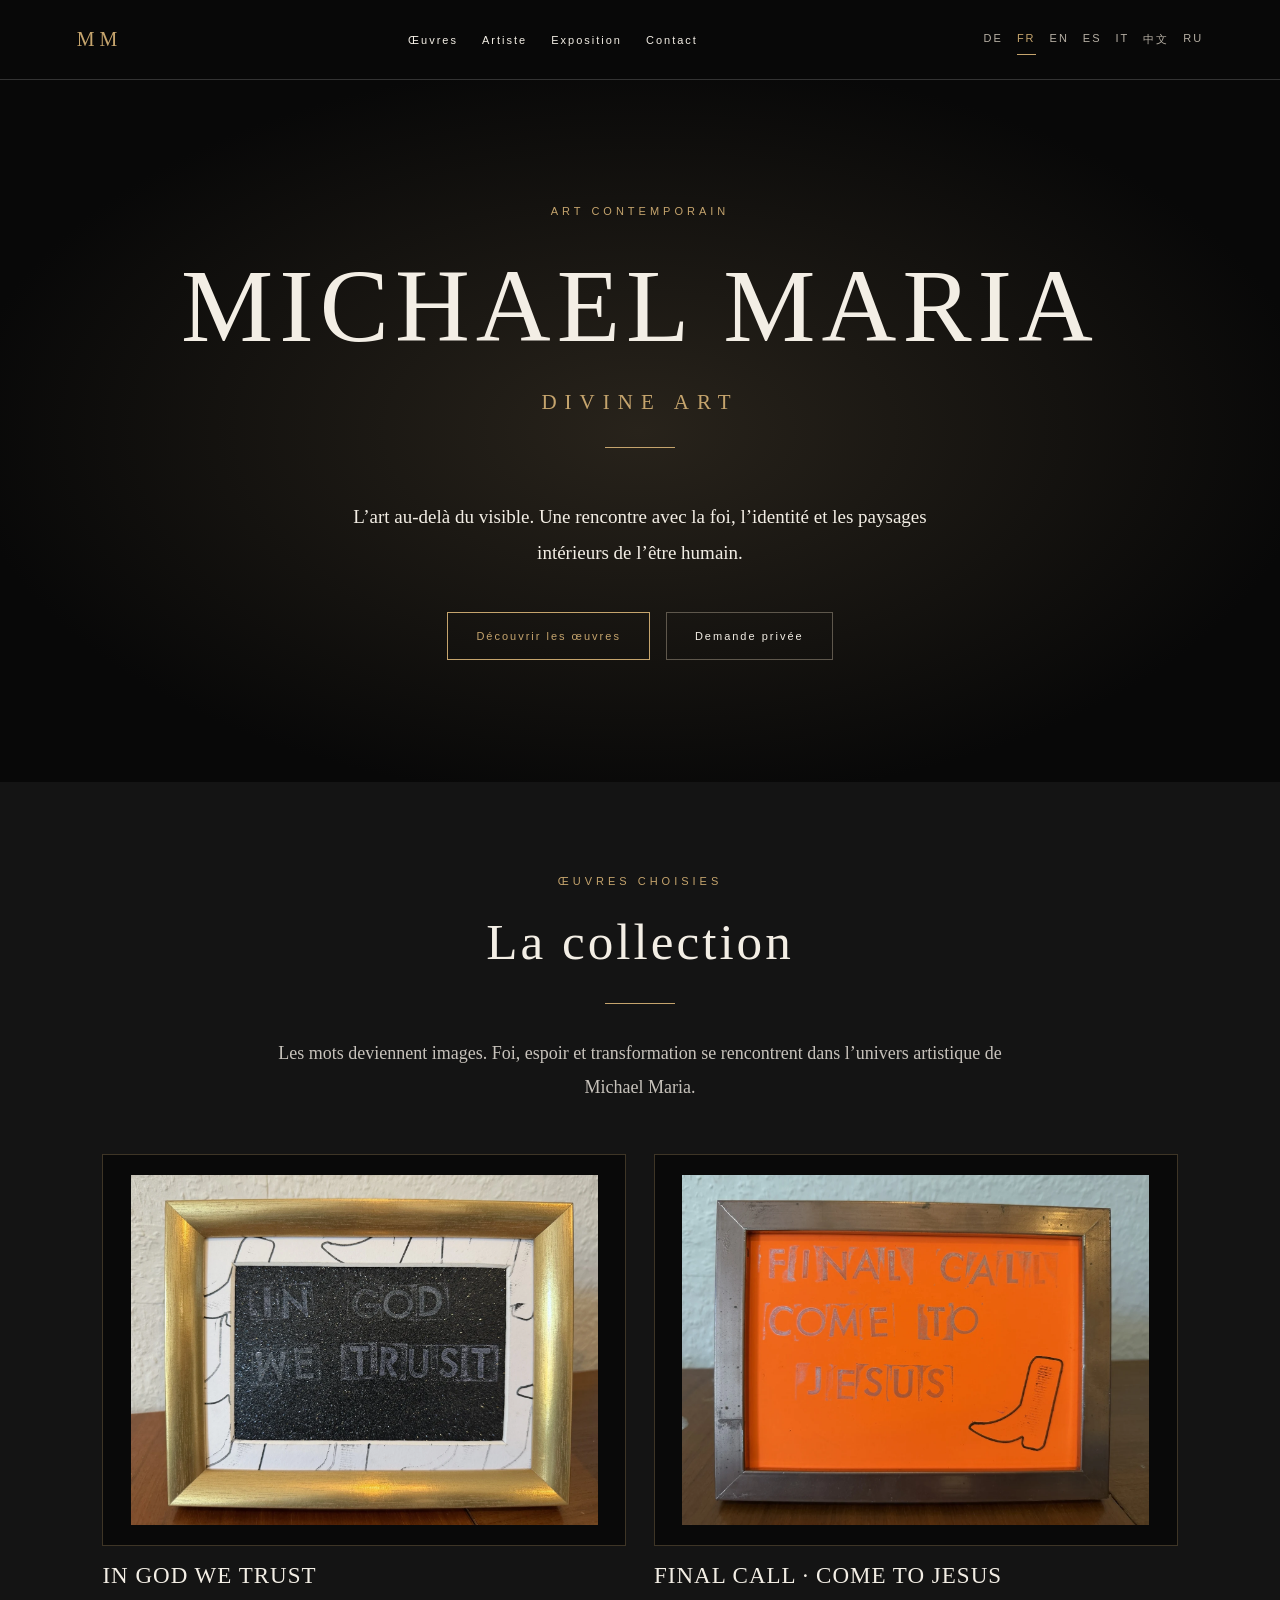
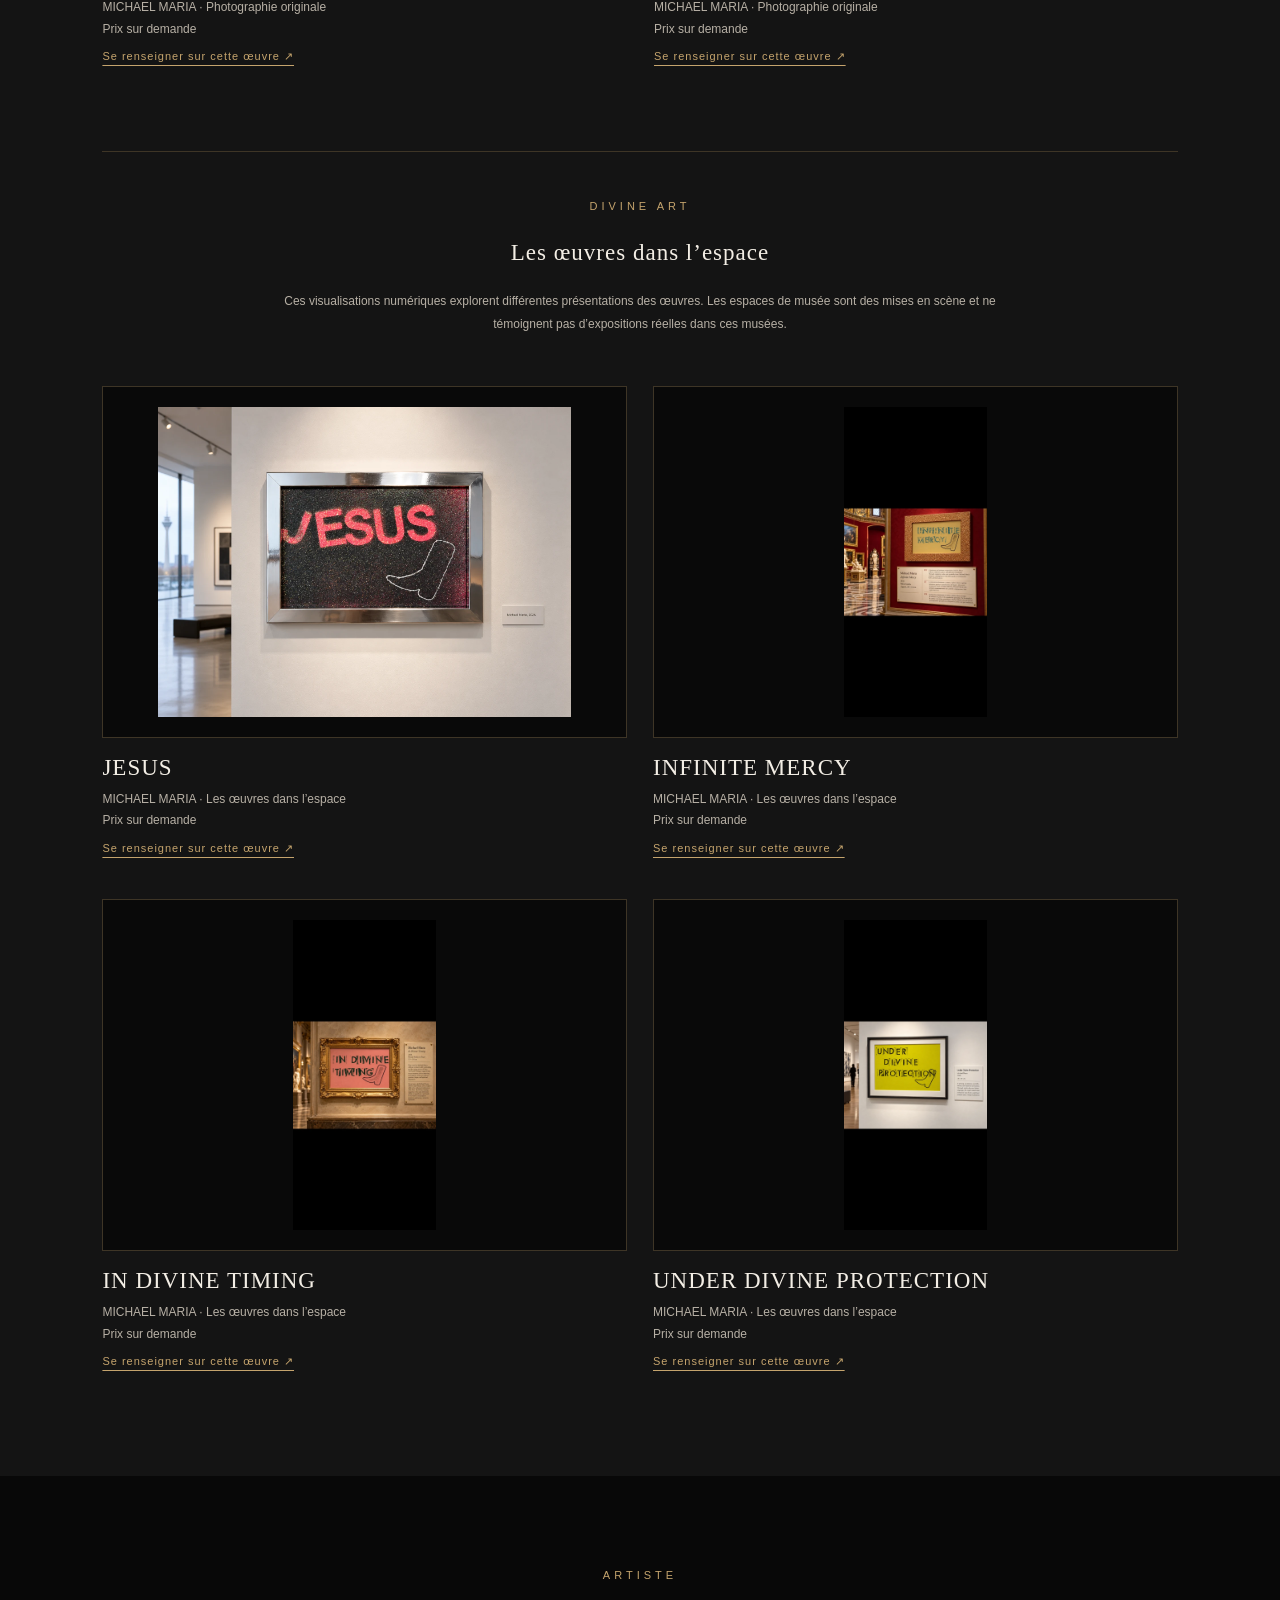
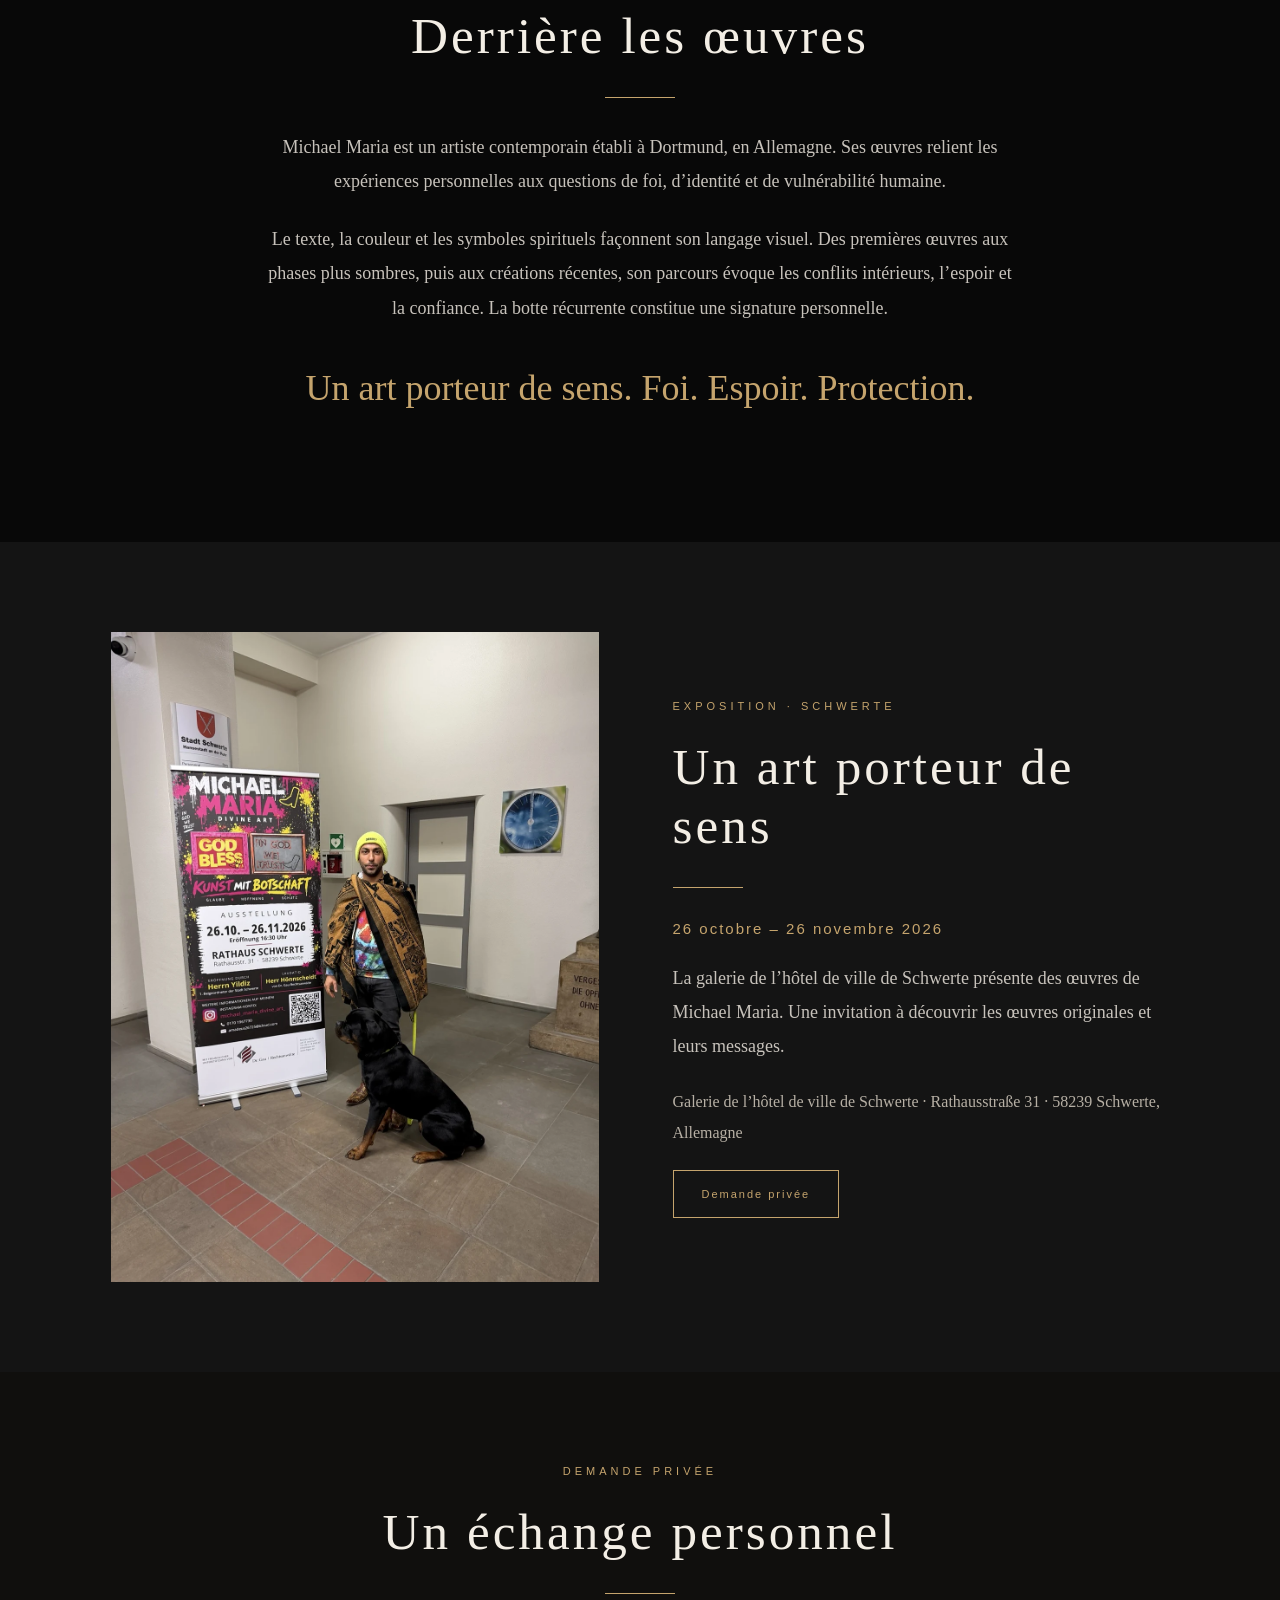
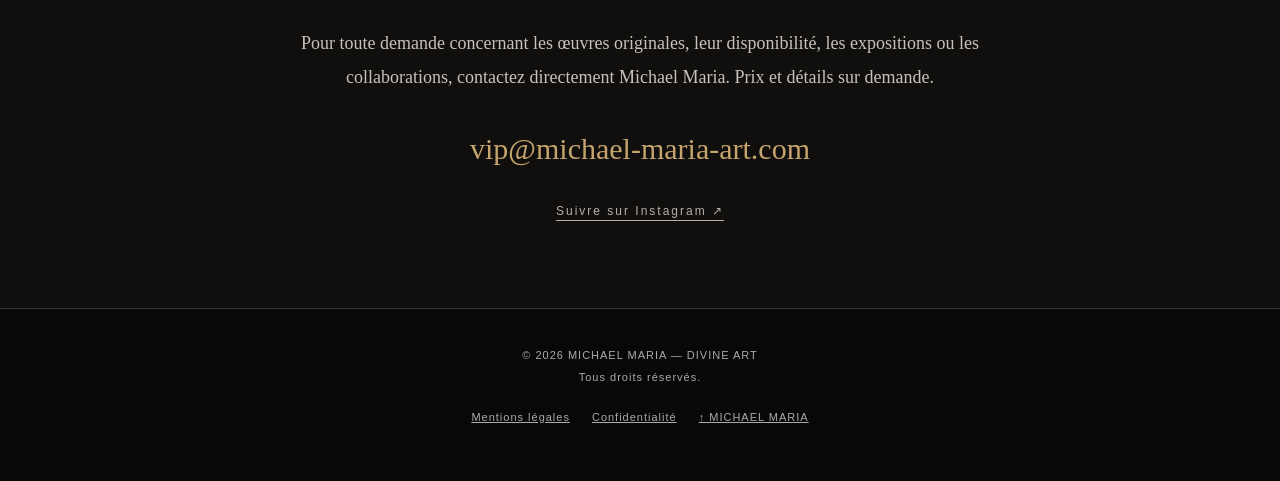
<file: fr.html>
<!DOCTYPE html>
<html lang="fr"><head><meta charset="utf-8"><meta name="viewport" content="width=device-width,initial-scale=1"><meta name="theme-color" content="#080808"><title>MICHAEL MARIA – DIVINE ART | Art contemporain</title><meta name="description" content="L’art au-delà du visible. Une rencontre avec la foi, l’identité et les paysages intérieurs de l’être humain."><meta name="robots" content="index,follow"><link rel="canonical" href="https://123amadeus123.github.io/michael-maria-art/fr.html"><link rel="alternate" hreflang="de" href="https://123amadeus123.github.io/michael-maria-art/"><link rel="alternate" hreflang="fr" href="https://123amadeus123.github.io/michael-maria-art/fr.html"><link rel="alternate" hreflang="en" href="https://123amadeus123.github.io/michael-maria-art/en.html"><link rel="alternate" hreflang="es" href="https://123amadeus123.github.io/michael-maria-art/es.html"><link rel="alternate" hreflang="it" href="https://123amadeus123.github.io/michael-maria-art/it.html"><link rel="alternate" hreflang="zh" href="https://123amadeus123.github.io/michael-maria-art/zh.html"><link rel="alternate" hreflang="ru" href="https://123amadeus123.github.io/michael-maria-art/ru.html"><link rel="alternate" hreflang="x-default" href="https://123amadeus123.github.io/michael-maria-art/"><meta property="og:type" content="website"><meta property="og:title" content="MICHAEL MARIA – DIVINE ART"><meta property="og:description" content="L’art au-delà du visible. Une rencontre avec la foi, l’identité et les paysages intérieurs de l’être humain."><meta property="og:url" content="https://123amadeus123.github.io/michael-maria-art/fr.html"><meta property="og:image" content="https://123amadeus123.github.io/michael-maria-art/assets/in-god-we-trust.webp"><link rel="icon" href="assets/favicon.svg" type="image/svg+xml"><link rel="stylesheet" href="assets/style.css"><script defer src="assets/gallery.js"></script><script type="application/ld+json">{"@context": "https://schema.org", "@type": "VisualArtsEvent", "name": "Michael Maria – Kunst mit Botschaft", "startDate": "2026-10-26", "endDate": "2026-11-26", "location": {"@type": "Place", "name": "Rathausgalerie Schwerte", "address": {"@type": "PostalAddress", "streetAddress": "Rathausstraße 31", "postalCode": "58239", "addressLocality": "Schwerte", "addressCountry": "DE"}}, "url": "https://123amadeus123.github.io/michael-maria-art/fr.html#exhibition", "organizer": {"@type": "Person", "name": "Michael Maria", "url": "https://123amadeus123.github.io/michael-maria-art/fr.html"}}</script></head>
<body><a class="skip" href="#main">Aller au contenu</a><header><a class="logo" href="#home" aria-label="Michael Maria — Home">MM</a><nav aria-label="Navigation"><a href="#art">Œuvres</a><a href="#about">Artiste</a><a href="#exhibition">Exposition</a><a href="#contact">Contact</a></nav><div class="languages" aria-label="Language"><a href="index.html" lang="de" hreflang="de">DE</a><a href="fr.html" lang="fr" hreflang="fr" aria-current="page">FR</a><a href="en.html" lang="en" hreflang="en">EN</a><a href="es.html" lang="es" hreflang="es">ES</a><a href="it.html" lang="it" hreflang="it">IT</a><a href="zh.html" lang="zh" hreflang="zh">中文</a><a href="ru.html" lang="ru" hreflang="ru">RU</a></div></header>
<main id="main"><section class="hero" id="home"><div class="eyebrow">Art contemporain</div><h1>MICHAEL MARIA</h1><div class="subtitle">DIVINE ART</div><div class="line"></div><p>L’art au-delà du visible. Une rencontre avec la foi, l’identité et les paysages intérieurs de l’être humain.</p><div class="actions"><a class="button" href="#art">Découvrir les œuvres</a><a class="button secondary" href="#contact">Demande privée</a></div></section>
<section class="gallery" id="art"><div class="eyebrow">Œuvres choisies</div><h2>La collection</h2><div class="line"></div><p class="section-text">Les mots deviennent images. Foi, espoir et transformation se rencontrent dans l’univers artistique de Michael Maria.</p><div class="gallery-grid"><figure><a class="art-image" href="assets/in-god-we-trust.webp" data-art data-title="IN GOD WE TRUST" aria-label="IN GOD WE TRUST"><img src="assets/in-god-we-trust.webp" width="1200" height="900" alt="IN GOD WE TRUST — Michael Maria · Photographie originale" loading="lazy" decoding="async"></a><figcaption><h3>IN GOD WE TRUST</h3><p>MICHAEL MARIA · Photographie originale<br>Prix sur demande</p><a class="work-link" href="mailto:vip@michael-maria-art.com?subject=IN%20GOD%20WE%20TRUST">Se renseigner sur cette œuvre ↗</a></figcaption></figure><figure><a class="art-image" href="assets/final-call.webp" data-art data-title="FINAL CALL · COME TO JESUS" aria-label="FINAL CALL · COME TO JESUS"><img src="assets/final-call.webp" width="1200" height="900" alt="FINAL CALL · COME TO JESUS — Michael Maria · Photographie originale" loading="lazy" decoding="async"></a><figcaption><h3>FINAL CALL · COME TO JESUS</h3><p>MICHAEL MARIA · Photographie originale<br>Prix sur demande</p><a class="work-link" href="mailto:vip@michael-maria-art.com?subject=FINAL%20CALL%20·%20COME%20TO%20JESUS">Se renseigner sur cette œuvre ↗</a></figcaption></figure></div><div class="presentations"><div class="eyebrow">DIVINE ART</div><h3>Les œuvres dans l’espace</h3><p class="note">Ces visualisations numériques explorent différentes présentations des œuvres. Les espaces de musée sont des mises en scène et ne témoignent pas d’expositions réelles dans ces musées.</p><div class="gallery-grid"><figure><a class="art-image" href="assets/presentation-0.webp" data-art data-title="JESUS" aria-label="JESUS"><img src="assets/presentation-0.webp" width="1200" height="900" alt="JESUS — Michael Maria · Les œuvres dans l’espace" loading="lazy" decoding="async"></a><figcaption><h3>JESUS</h3><p>MICHAEL MARIA · Les œuvres dans l’espace<br>Prix sur demande</p><a class="work-link" href="mailto:vip@michael-maria-art.com?subject=JESUS">Se renseigner sur cette œuvre ↗</a></figcaption></figure><figure><a class="art-image" href="assets/presentation-2.webp" data-art data-title="INFINITE MERCY" aria-label="INFINITE MERCY"><img src="assets/presentation-2.webp" width="1200" height="900" alt="INFINITE MERCY — Michael Maria · Les œuvres dans l’espace" loading="lazy" decoding="async"></a><figcaption><h3>INFINITE MERCY</h3><p>MICHAEL MARIA · Les œuvres dans l’espace<br>Prix sur demande</p><a class="work-link" href="mailto:vip@michael-maria-art.com?subject=INFINITE%20MERCY">Se renseigner sur cette œuvre ↗</a></figcaption></figure><figure><a class="art-image" href="assets/presentation-3.webp" data-art data-title="IN DIVINE TIMING" aria-label="IN DIVINE TIMING"><img src="assets/presentation-3.webp" width="1200" height="900" alt="IN DIVINE TIMING — Michael Maria · Les œuvres dans l’espace" loading="lazy" decoding="async"></a><figcaption><h3>IN DIVINE TIMING</h3><p>MICHAEL MARIA · Les œuvres dans l’espace<br>Prix sur demande</p><a class="work-link" href="mailto:vip@michael-maria-art.com?subject=IN%20DIVINE%20TIMING">Se renseigner sur cette œuvre ↗</a></figcaption></figure><figure><a class="art-image" href="assets/presentation-4.webp" data-art data-title="UNDER DIVINE PROTECTION" aria-label="UNDER DIVINE PROTECTION"><img src="assets/presentation-4.webp" width="1200" height="900" alt="UNDER DIVINE PROTECTION — Michael Maria · Les œuvres dans l’espace" loading="lazy" decoding="async"></a><figcaption><h3>UNDER DIVINE PROTECTION</h3><p>MICHAEL MARIA · Les œuvres dans l’espace<br>Prix sur demande</p><a class="work-link" href="mailto:vip@michael-maria-art.com?subject=UNDER%20DIVINE%20PROTECTION">Se renseigner sur cette œuvre ↗</a></figcaption></figure></div></div></section>
<section id="about"><div class="eyebrow">Artiste</div><h2>Derrière les œuvres</h2><div class="line"></div><p class="section-text">Michael Maria est un artiste contemporain établi à Dortmund, en Allemagne. Ses œuvres relient les expériences personnelles aux questions de foi, d’identité et de vulnérabilité humaine.</p><p class="section-text">Le texte, la couleur et les symboles spirituels façonnent son langage visuel. Des premières œuvres aux phases plus sombres, puis aux créations récentes, son parcours évoque les conflits intérieurs, l’espoir et la confiance. La botte récurrente constitue une signature personnelle.</p><blockquote>Un art porteur de sens. Foi. Espoir. Protection.</blockquote></section>
<section class="exhibition" id="exhibition"><div class="split"><img src="assets/schwerte.webp" width="1125" height="1500" alt="Michael Maria · Rathausgalerie Schwerte · 2026" loading="lazy"><div><div class="eyebrow">Exposition · SCHWERTE</div><h2>Un art porteur de sens</h2><div class="line"></div><p class="date">26 octobre – 26 novembre 2026</p><p class="section-text">La galerie de l’hôtel de ville de Schwerte présente des œuvres de Michael Maria. Une invitation à découvrir les œuvres originales et leurs messages.</p><address>Galerie de l’hôtel de ville de Schwerte · Rathausstraße 31 · 58239 Schwerte, Allemagne</address><a class="button" href="mailto:vip@michael-maria-art.com?subject=Exhibition%20inquiry">Demande privée</a></div></div></section>
<section class="contact" id="contact"><div class="eyebrow">Demande privée</div><h2>Un échange personnel</h2><div class="line"></div><p class="section-text">Pour toute demande concernant les œuvres originales, leur disponibilité, les expositions ou les collaborations, contactez directement Michael Maria. Prix et détails sur demande.</p><a class="email" href="mailto:vip@michael-maria-art.com">vip@michael-maria-art.com</a><a class="social" href="https://www.instagram.com/michael_maria_divine_art_/" target="_blank" rel="noopener noreferrer">Suivre sur Instagram ↗</a></section></main>
<footer>© 2026 MICHAEL MARIA — DIVINE ART<br>Tous droits réservés.<div class="footer-links"><a href="impressum.html">Mentions légales</a><a href="datenschutz.html">Confidentialité</a><a href="#home">↑ MICHAEL MARIA</a></div></footer>
<dialog class="lightbox" id="art-dialog"><button class="close" type="button" aria-label="Fermer">×</button><img alt=""><p data-title></p><p><a data-inquire href="mailto:vip@michael-maria-art.com">Se renseigner sur cette œuvre</a></p></dialog></body></html>
</file>
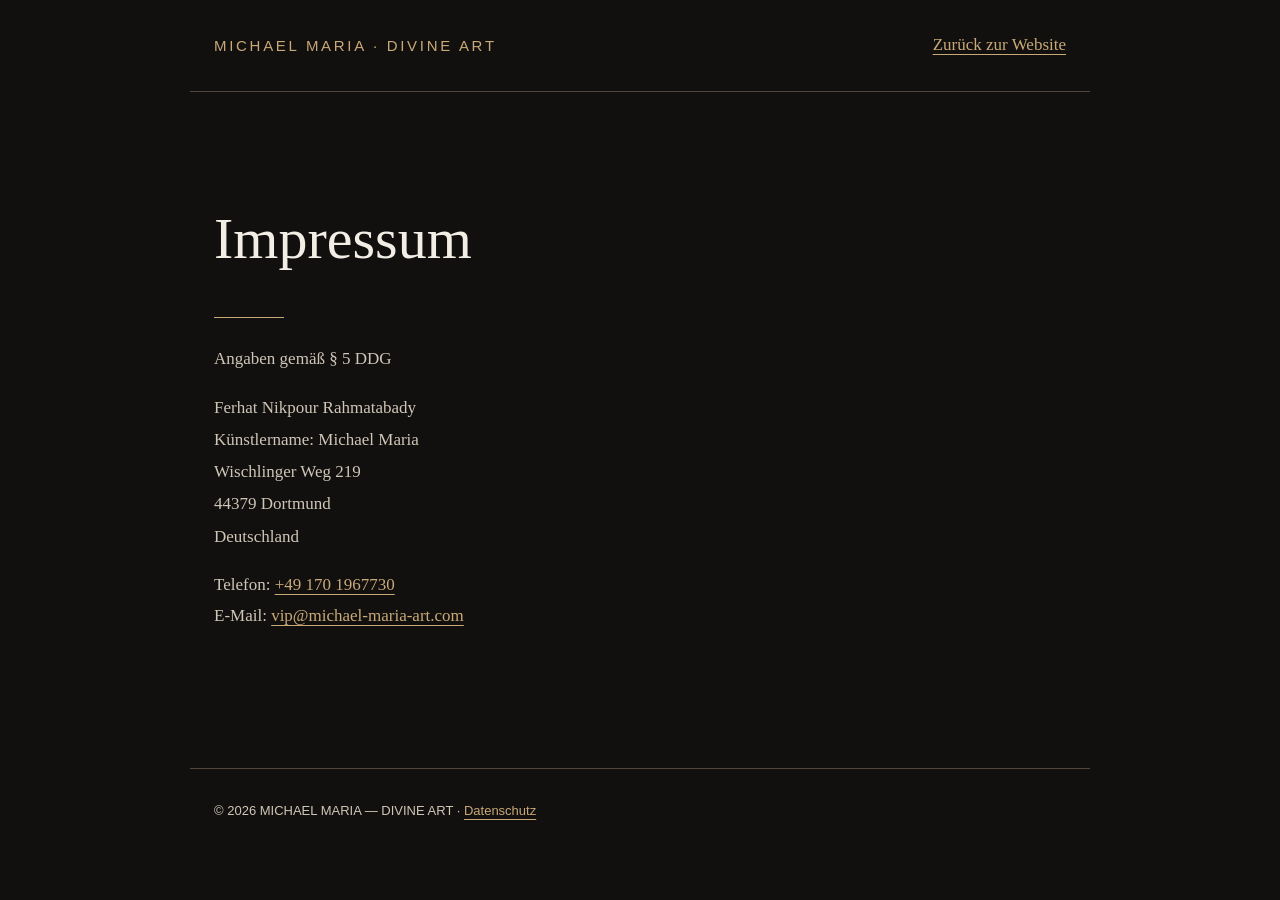
<file: impressum.html>
<!DOCTYPE html>
<html lang="de">
<head>
  <meta charset="utf-8">
  <meta name="viewport" content="width=device-width, initial-scale=1">
  <meta name="theme-color" content="#11100f">
  <meta name="robots" content="noindex,follow">
  <title>Impressum | MICHAEL MARIA – DIVINE ART</title>
  <style>
    :root{color-scheme:dark;--bg:#11100f;--text:#f3eee5;--gold:#c9a978;--muted:#d0c6b7;--border:#514738}
    *{box-sizing:border-box}
    body{margin:0;background:var(--bg);color:var(--text);font:17px/1.8 Georgia,'Times New Roman',serif}
    header,main,footer{max-width:900px;margin:auto;padding:30px 24px}
    header{border-bottom:1px solid var(--border);display:flex;justify-content:space-between;align-items:center;gap:18px}
    header strong{color:var(--gold);letter-spacing:.18em;font:15px Arial,sans-serif}
    a{color:var(--gold);text-underline-offset:4px}
    h2{font-weight:normal;font-size:clamp(34px,6vw,58px);margin:0}
    .section{padding:65px 0 90px}
    .line{width:70px;height:1px;background:var(--gold);margin:26px 0}
    .legal address{font-style:normal;color:var(--muted);line-height:1.9}
    .legal p{color:var(--muted)}
    footer{border-top:1px solid var(--border);color:var(--muted);font:13px/1.8 Arial,sans-serif}
    @media(max-width:600px){header{flex-wrap:wrap}.section{padding:45px 0 65px}}
  </style>
</head>
<body>
<header><strong>MICHAEL MARIA · DIVINE ART</strong><a href="./">Zurück zur Website</a></header>
<main>
<section class="section legal" id="impressum" aria-labelledby="impressum-title">
      <div class="section-inner">
        <h2 id="impressum-title">Impressum</h2>
        <div class="line" aria-hidden="true"></div>
        <p>Angaben gemäß § 5 DDG</p>
        <address>Ferhat Nikpour Rahmatabady<br>Künstlername: Michael Maria<br>Wischlinger Weg 219<br>44379 Dortmund<br>Deutschland</address>
        <p>Telefon: <a href="tel:+491701967730">+49 170 1967730</a><br>
        E-Mail: <a href="mailto:vip@michael-maria-art.com">vip@michael-maria-art.com</a></p>
      </div>
    </section>
</main>
<footer>© 2026 MICHAEL MARIA — DIVINE ART · <a href="datenschutz.html">Datenschutz</a></footer>
</body>
</html>
</file>
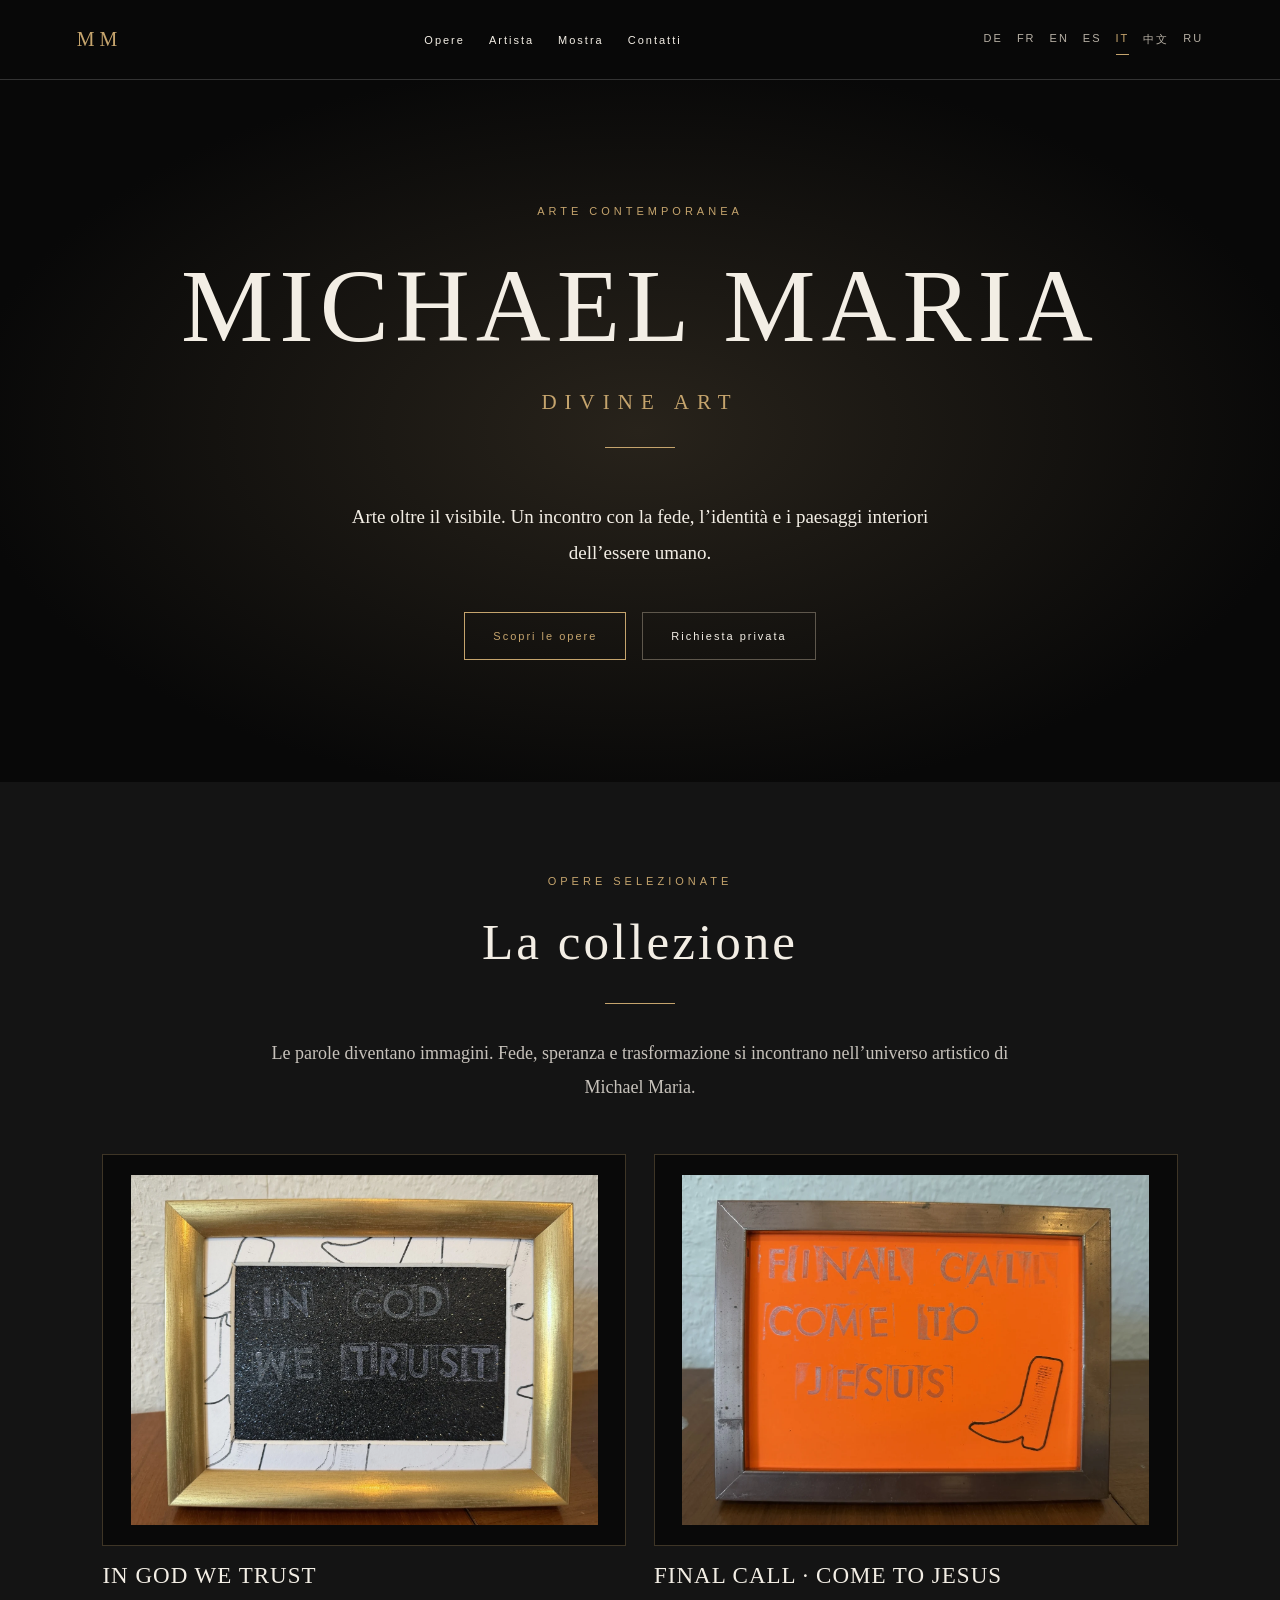
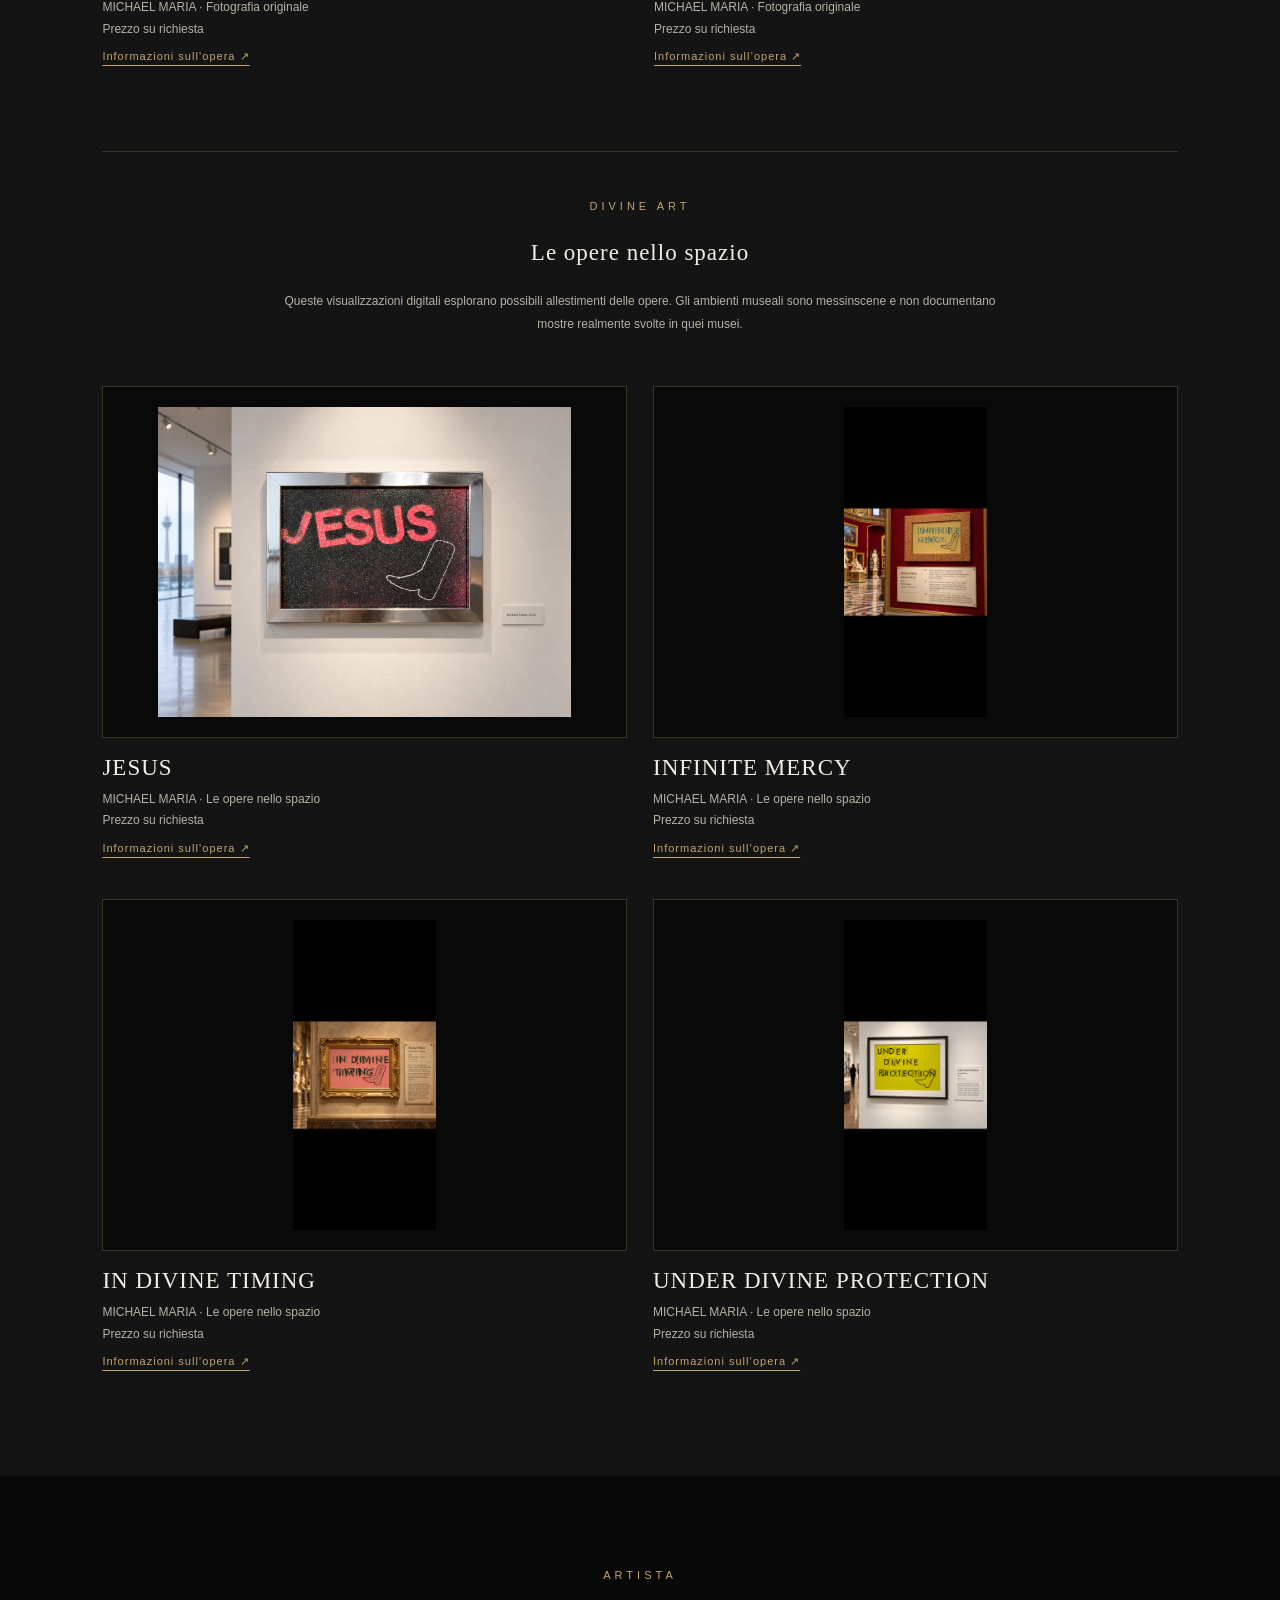
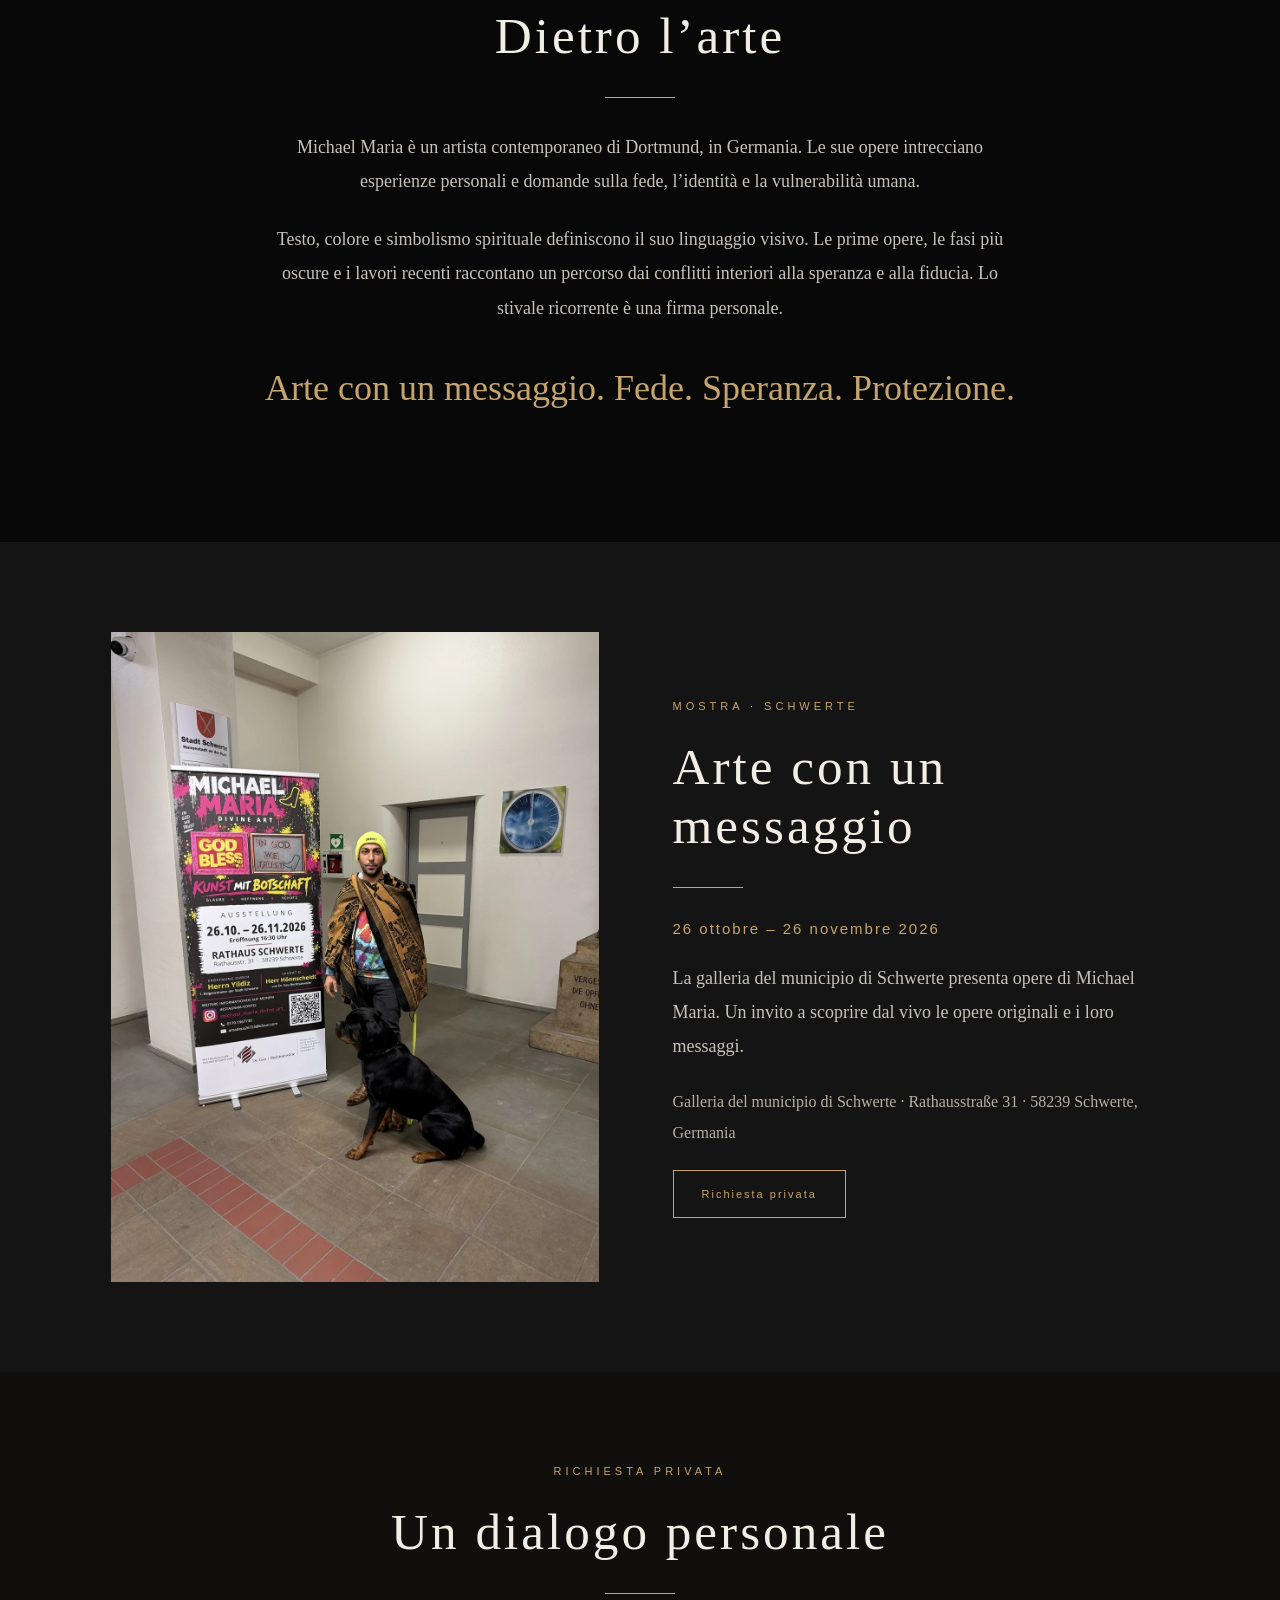
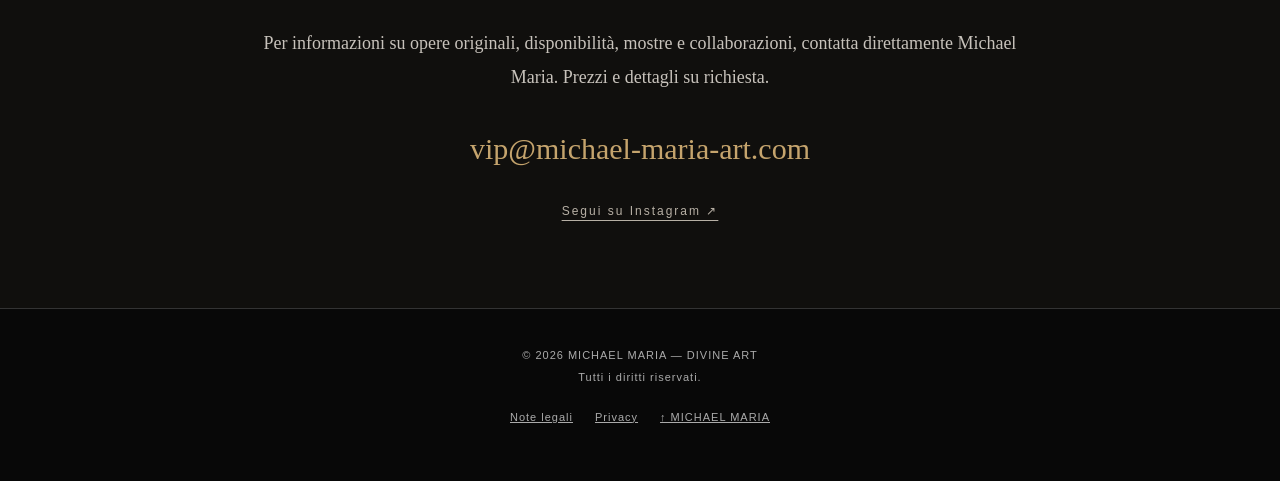
<file: it.html>
<!DOCTYPE html>
<html lang="it"><head><meta charset="utf-8"><meta name="viewport" content="width=device-width,initial-scale=1"><meta name="theme-color" content="#080808"><title>MICHAEL MARIA – DIVINE ART | Arte contemporanea</title><meta name="description" content="Arte oltre il visibile. Un incontro con la fede, l’identità e i paesaggi interiori dell’essere umano."><meta name="robots" content="index,follow"><link rel="canonical" href="https://123amadeus123.github.io/michael-maria-art/it.html"><link rel="alternate" hreflang="de" href="https://123amadeus123.github.io/michael-maria-art/"><link rel="alternate" hreflang="fr" href="https://123amadeus123.github.io/michael-maria-art/fr.html"><link rel="alternate" hreflang="en" href="https://123amadeus123.github.io/michael-maria-art/en.html"><link rel="alternate" hreflang="es" href="https://123amadeus123.github.io/michael-maria-art/es.html"><link rel="alternate" hreflang="it" href="https://123amadeus123.github.io/michael-maria-art/it.html"><link rel="alternate" hreflang="zh" href="https://123amadeus123.github.io/michael-maria-art/zh.html"><link rel="alternate" hreflang="ru" href="https://123amadeus123.github.io/michael-maria-art/ru.html"><link rel="alternate" hreflang="x-default" href="https://123amadeus123.github.io/michael-maria-art/"><meta property="og:type" content="website"><meta property="og:title" content="MICHAEL MARIA – DIVINE ART"><meta property="og:description" content="Arte oltre il visibile. Un incontro con la fede, l’identità e i paesaggi interiori dell’essere umano."><meta property="og:url" content="https://123amadeus123.github.io/michael-maria-art/it.html"><meta property="og:image" content="https://123amadeus123.github.io/michael-maria-art/assets/in-god-we-trust.webp"><link rel="icon" href="assets/favicon.svg" type="image/svg+xml"><link rel="stylesheet" href="assets/style.css"><script defer src="assets/gallery.js"></script><script type="application/ld+json">{"@context": "https://schema.org", "@type": "VisualArtsEvent", "name": "Michael Maria – Kunst mit Botschaft", "startDate": "2026-10-26", "endDate": "2026-11-26", "location": {"@type": "Place", "name": "Rathausgalerie Schwerte", "address": {"@type": "PostalAddress", "streetAddress": "Rathausstraße 31", "postalCode": "58239", "addressLocality": "Schwerte", "addressCountry": "DE"}}, "url": "https://123amadeus123.github.io/michael-maria-art/it.html#exhibition", "organizer": {"@type": "Person", "name": "Michael Maria", "url": "https://123amadeus123.github.io/michael-maria-art/it.html"}}</script></head>
<body><a class="skip" href="#main">Vai al contenuto</a><header><a class="logo" href="#home" aria-label="Michael Maria — Home">MM</a><nav aria-label="Navigation"><a href="#art">Opere</a><a href="#about">Artista</a><a href="#exhibition">Mostra</a><a href="#contact">Contatti</a></nav><div class="languages" aria-label="Language"><a href="index.html" lang="de" hreflang="de">DE</a><a href="fr.html" lang="fr" hreflang="fr">FR</a><a href="en.html" lang="en" hreflang="en">EN</a><a href="es.html" lang="es" hreflang="es">ES</a><a href="it.html" lang="it" hreflang="it" aria-current="page">IT</a><a href="zh.html" lang="zh" hreflang="zh">中文</a><a href="ru.html" lang="ru" hreflang="ru">RU</a></div></header>
<main id="main"><section class="hero" id="home"><div class="eyebrow">Arte contemporanea</div><h1>MICHAEL MARIA</h1><div class="subtitle">DIVINE ART</div><div class="line"></div><p>Arte oltre il visibile. Un incontro con la fede, l’identità e i paesaggi interiori dell’essere umano.</p><div class="actions"><a class="button" href="#art">Scopri le opere</a><a class="button secondary" href="#contact">Richiesta privata</a></div></section>
<section class="gallery" id="art"><div class="eyebrow">Opere selezionate</div><h2>La collezione</h2><div class="line"></div><p class="section-text">Le parole diventano immagini. Fede, speranza e trasformazione si incontrano nell’universo artistico di Michael Maria.</p><div class="gallery-grid"><figure><a class="art-image" href="assets/in-god-we-trust.webp" data-art data-title="IN GOD WE TRUST" aria-label="IN GOD WE TRUST"><img src="assets/in-god-we-trust.webp" width="1200" height="900" alt="IN GOD WE TRUST — Michael Maria · Fotografia originale" loading="lazy" decoding="async"></a><figcaption><h3>IN GOD WE TRUST</h3><p>MICHAEL MARIA · Fotografia originale<br>Prezzo su richiesta</p><a class="work-link" href="mailto:vip@michael-maria-art.com?subject=IN%20GOD%20WE%20TRUST">Informazioni sull’opera ↗</a></figcaption></figure><figure><a class="art-image" href="assets/final-call.webp" data-art data-title="FINAL CALL · COME TO JESUS" aria-label="FINAL CALL · COME TO JESUS"><img src="assets/final-call.webp" width="1200" height="900" alt="FINAL CALL · COME TO JESUS — Michael Maria · Fotografia originale" loading="lazy" decoding="async"></a><figcaption><h3>FINAL CALL · COME TO JESUS</h3><p>MICHAEL MARIA · Fotografia originale<br>Prezzo su richiesta</p><a class="work-link" href="mailto:vip@michael-maria-art.com?subject=FINAL%20CALL%20·%20COME%20TO%20JESUS">Informazioni sull’opera ↗</a></figcaption></figure></div><div class="presentations"><div class="eyebrow">DIVINE ART</div><h3>Le opere nello spazio</h3><p class="note">Queste visualizzazioni digitali esplorano possibili allestimenti delle opere. Gli ambienti museali sono messinscene e non documentano mostre realmente svolte in quei musei.</p><div class="gallery-grid"><figure><a class="art-image" href="assets/presentation-0.webp" data-art data-title="JESUS" aria-label="JESUS"><img src="assets/presentation-0.webp" width="1200" height="900" alt="JESUS — Michael Maria · Le opere nello spazio" loading="lazy" decoding="async"></a><figcaption><h3>JESUS</h3><p>MICHAEL MARIA · Le opere nello spazio<br>Prezzo su richiesta</p><a class="work-link" href="mailto:vip@michael-maria-art.com?subject=JESUS">Informazioni sull’opera ↗</a></figcaption></figure><figure><a class="art-image" href="assets/presentation-2.webp" data-art data-title="INFINITE MERCY" aria-label="INFINITE MERCY"><img src="assets/presentation-2.webp" width="1200" height="900" alt="INFINITE MERCY — Michael Maria · Le opere nello spazio" loading="lazy" decoding="async"></a><figcaption><h3>INFINITE MERCY</h3><p>MICHAEL MARIA · Le opere nello spazio<br>Prezzo su richiesta</p><a class="work-link" href="mailto:vip@michael-maria-art.com?subject=INFINITE%20MERCY">Informazioni sull’opera ↗</a></figcaption></figure><figure><a class="art-image" href="assets/presentation-3.webp" data-art data-title="IN DIVINE TIMING" aria-label="IN DIVINE TIMING"><img src="assets/presentation-3.webp" width="1200" height="900" alt="IN DIVINE TIMING — Michael Maria · Le opere nello spazio" loading="lazy" decoding="async"></a><figcaption><h3>IN DIVINE TIMING</h3><p>MICHAEL MARIA · Le opere nello spazio<br>Prezzo su richiesta</p><a class="work-link" href="mailto:vip@michael-maria-art.com?subject=IN%20DIVINE%20TIMING">Informazioni sull’opera ↗</a></figcaption></figure><figure><a class="art-image" href="assets/presentation-4.webp" data-art data-title="UNDER DIVINE PROTECTION" aria-label="UNDER DIVINE PROTECTION"><img src="assets/presentation-4.webp" width="1200" height="900" alt="UNDER DIVINE PROTECTION — Michael Maria · Le opere nello spazio" loading="lazy" decoding="async"></a><figcaption><h3>UNDER DIVINE PROTECTION</h3><p>MICHAEL MARIA · Le opere nello spazio<br>Prezzo su richiesta</p><a class="work-link" href="mailto:vip@michael-maria-art.com?subject=UNDER%20DIVINE%20PROTECTION">Informazioni sull’opera ↗</a></figcaption></figure></div></div></section>
<section id="about"><div class="eyebrow">Artista</div><h2>Dietro l’arte</h2><div class="line"></div><p class="section-text">Michael Maria è un artista contemporaneo di Dortmund, in Germania. Le sue opere intrecciano esperienze personali e domande sulla fede, l’identità e la vulnerabilità umana.</p><p class="section-text">Testo, colore e simbolismo spirituale definiscono il suo linguaggio visivo. Le prime opere, le fasi più oscure e i lavori recenti raccontano un percorso dai conflitti interiori alla speranza e alla fiducia. Lo stivale ricorrente è una firma personale.</p><blockquote>Arte con un messaggio. Fede. Speranza. Protezione.</blockquote></section>
<section class="exhibition" id="exhibition"><div class="split"><img src="assets/schwerte.webp" width="1125" height="1500" alt="Michael Maria · Rathausgalerie Schwerte · 2026" loading="lazy"><div><div class="eyebrow">Mostra · SCHWERTE</div><h2>Arte con un messaggio</h2><div class="line"></div><p class="date">26 ottobre – 26 novembre 2026</p><p class="section-text">La galleria del municipio di Schwerte presenta opere di Michael Maria. Un invito a scoprire dal vivo le opere originali e i loro messaggi.</p><address>Galleria del municipio di Schwerte · Rathausstraße 31 · 58239 Schwerte, Germania</address><a class="button" href="mailto:vip@michael-maria-art.com?subject=Exhibition%20inquiry">Richiesta privata</a></div></div></section>
<section class="contact" id="contact"><div class="eyebrow">Richiesta privata</div><h2>Un dialogo personale</h2><div class="line"></div><p class="section-text">Per informazioni su opere originali, disponibilità, mostre e collaborazioni, contatta direttamente Michael Maria. Prezzi e dettagli su richiesta.</p><a class="email" href="mailto:vip@michael-maria-art.com">vip@michael-maria-art.com</a><a class="social" href="https://www.instagram.com/michael_maria_divine_art_/" target="_blank" rel="noopener noreferrer">Segui su Instagram ↗</a></section></main>
<footer>© 2026 MICHAEL MARIA — DIVINE ART<br>Tutti i diritti riservati.<div class="footer-links"><a href="impressum.html">Note legali</a><a href="datenschutz.html">Privacy</a><a href="#home">↑ MICHAEL MARIA</a></div></footer>
<dialog class="lightbox" id="art-dialog"><button class="close" type="button" aria-label="Chiudi">×</button><img alt=""><p data-title></p><p><a data-inquire href="mailto:vip@michael-maria-art.com">Informazioni sull’opera</a></p></dialog></body></html>
</file>
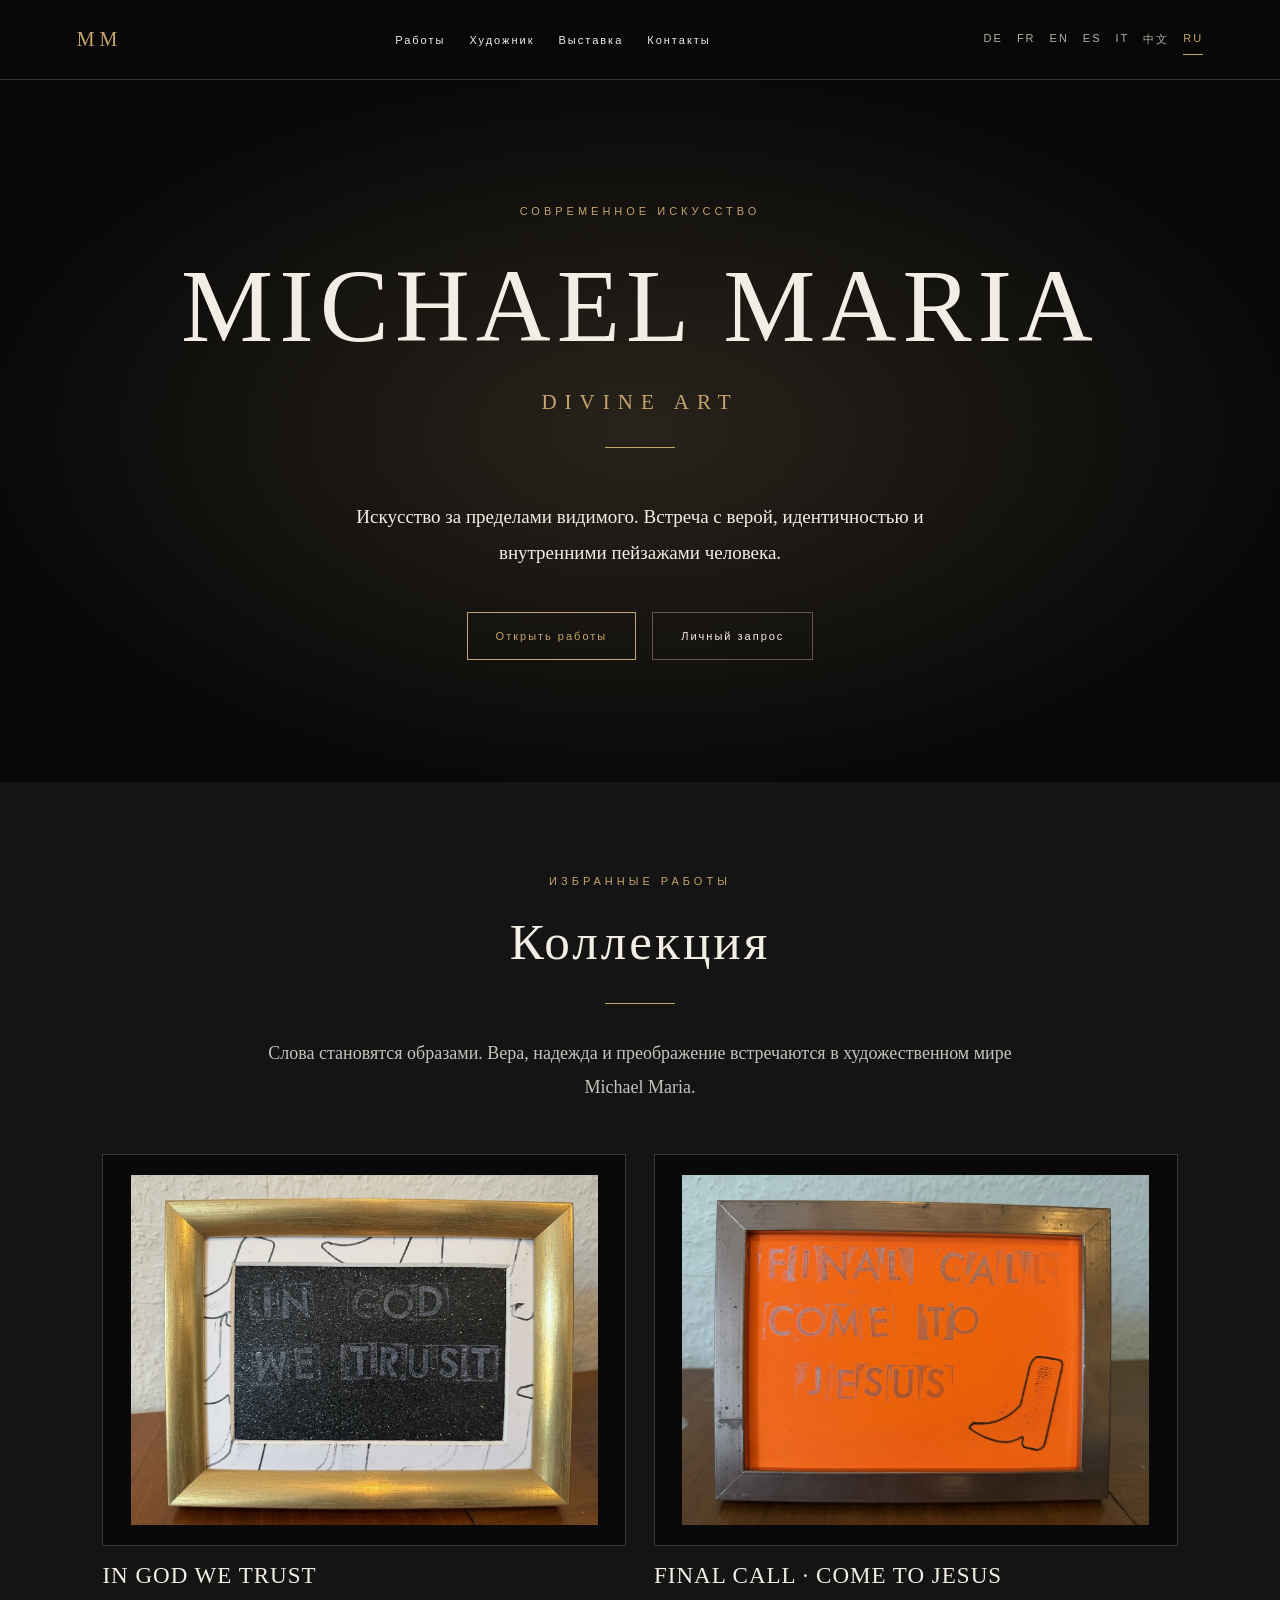
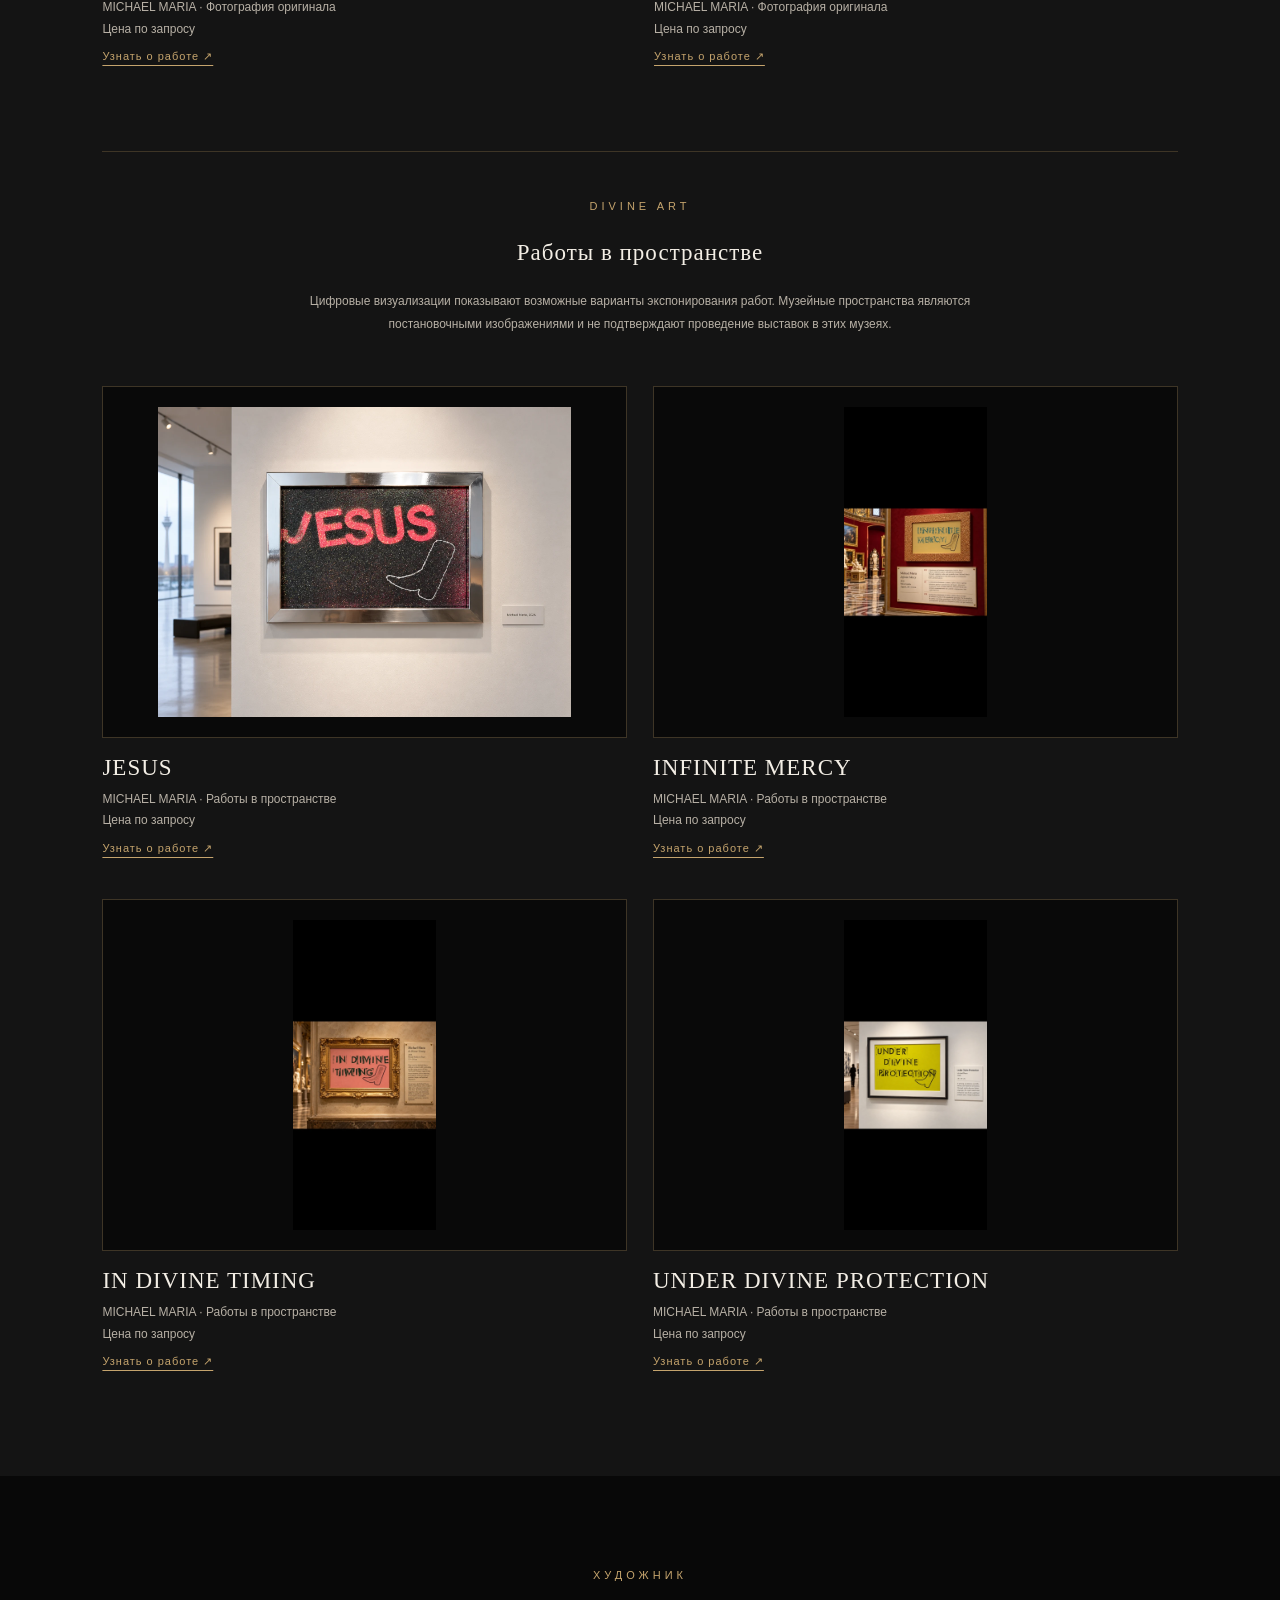
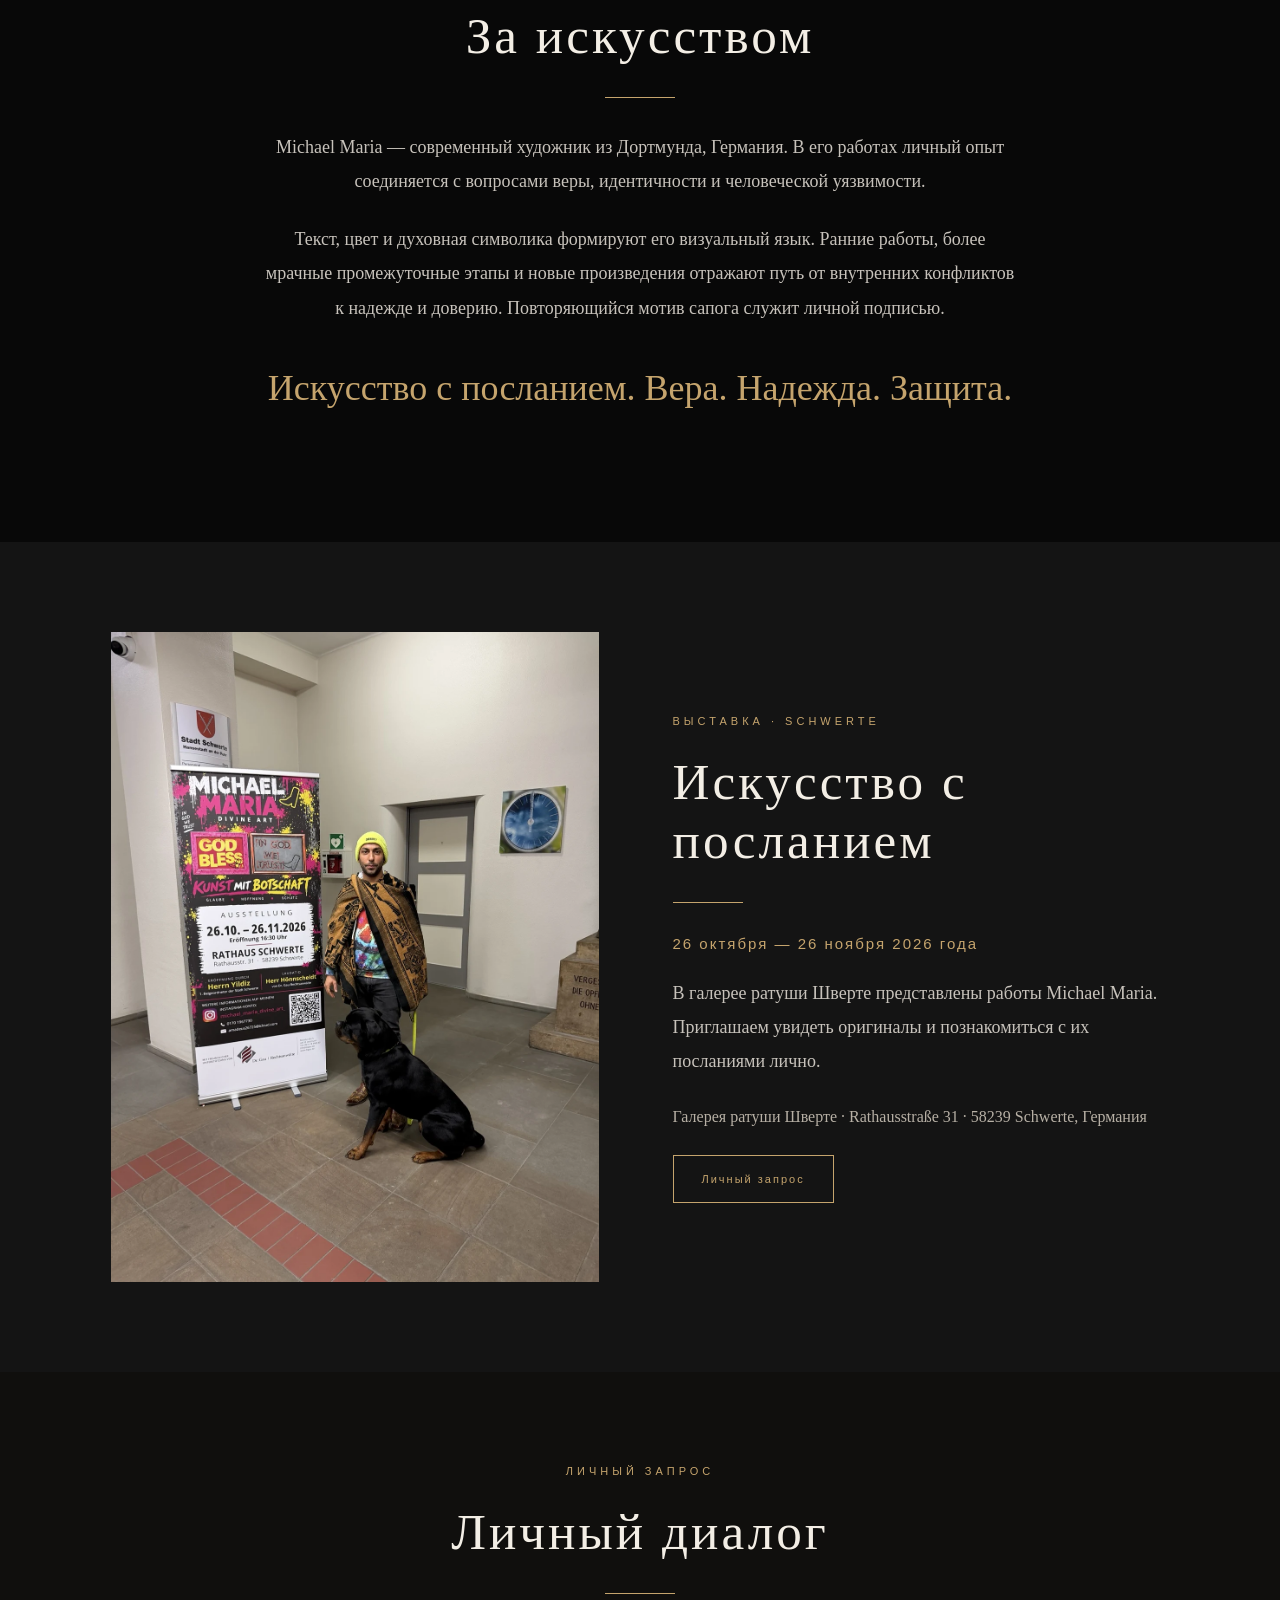
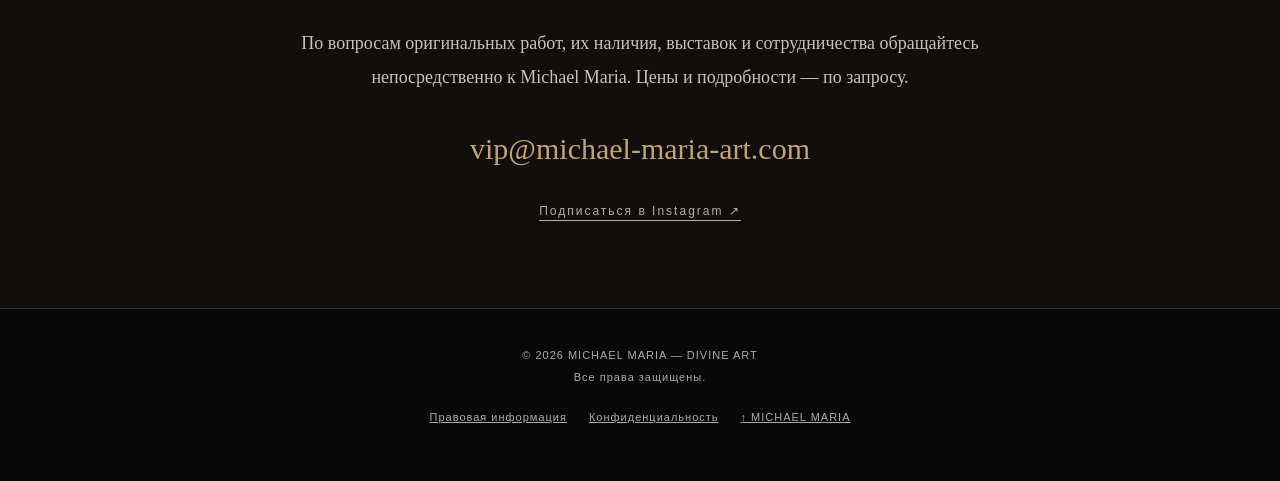
<file: ru.html>
<!DOCTYPE html>
<html lang="ru"><head><meta charset="utf-8"><meta name="viewport" content="width=device-width,initial-scale=1"><meta name="theme-color" content="#080808"><title>MICHAEL MARIA – DIVINE ART | Современное искусство</title><meta name="description" content="Искусство за пределами видимого. Встреча с верой, идентичностью и внутренними пейзажами человека."><meta name="robots" content="index,follow"><link rel="canonical" href="https://123amadeus123.github.io/michael-maria-art/ru.html"><link rel="alternate" hreflang="de" href="https://123amadeus123.github.io/michael-maria-art/"><link rel="alternate" hreflang="fr" href="https://123amadeus123.github.io/michael-maria-art/fr.html"><link rel="alternate" hreflang="en" href="https://123amadeus123.github.io/michael-maria-art/en.html"><link rel="alternate" hreflang="es" href="https://123amadeus123.github.io/michael-maria-art/es.html"><link rel="alternate" hreflang="it" href="https://123amadeus123.github.io/michael-maria-art/it.html"><link rel="alternate" hreflang="zh" href="https://123amadeus123.github.io/michael-maria-art/zh.html"><link rel="alternate" hreflang="ru" href="https://123amadeus123.github.io/michael-maria-art/ru.html"><link rel="alternate" hreflang="x-default" href="https://123amadeus123.github.io/michael-maria-art/"><meta property="og:type" content="website"><meta property="og:title" content="MICHAEL MARIA – DIVINE ART"><meta property="og:description" content="Искусство за пределами видимого. Встреча с верой, идентичностью и внутренними пейзажами человека."><meta property="og:url" content="https://123amadeus123.github.io/michael-maria-art/ru.html"><meta property="og:image" content="https://123amadeus123.github.io/michael-maria-art/assets/in-god-we-trust.webp"><link rel="icon" href="assets/favicon.svg" type="image/svg+xml"><link rel="stylesheet" href="assets/style.css"><script defer src="assets/gallery.js"></script><script type="application/ld+json">{"@context": "https://schema.org", "@type": "VisualArtsEvent", "name": "Michael Maria – Kunst mit Botschaft", "startDate": "2026-10-26", "endDate": "2026-11-26", "location": {"@type": "Place", "name": "Rathausgalerie Schwerte", "address": {"@type": "PostalAddress", "streetAddress": "Rathausstraße 31", "postalCode": "58239", "addressLocality": "Schwerte", "addressCountry": "DE"}}, "url": "https://123amadeus123.github.io/michael-maria-art/ru.html#exhibition", "organizer": {"@type": "Person", "name": "Michael Maria", "url": "https://123amadeus123.github.io/michael-maria-art/ru.html"}}</script></head>
<body><a class="skip" href="#main">К содержанию</a><header><a class="logo" href="#home" aria-label="Michael Maria — Home">MM</a><nav aria-label="Navigation"><a href="#art">Работы</a><a href="#about">Художник</a><a href="#exhibition">Выставка</a><a href="#contact">Контакты</a></nav><div class="languages" aria-label="Language"><a href="index.html" lang="de" hreflang="de">DE</a><a href="fr.html" lang="fr" hreflang="fr">FR</a><a href="en.html" lang="en" hreflang="en">EN</a><a href="es.html" lang="es" hreflang="es">ES</a><a href="it.html" lang="it" hreflang="it">IT</a><a href="zh.html" lang="zh" hreflang="zh">中文</a><a href="ru.html" lang="ru" hreflang="ru" aria-current="page">RU</a></div></header>
<main id="main"><section class="hero" id="home"><div class="eyebrow">Современное искусство</div><h1>MICHAEL MARIA</h1><div class="subtitle">DIVINE ART</div><div class="line"></div><p>Искусство за пределами видимого. Встреча с верой, идентичностью и внутренними пейзажами человека.</p><div class="actions"><a class="button" href="#art">Открыть работы</a><a class="button secondary" href="#contact">Личный запрос</a></div></section>
<section class="gallery" id="art"><div class="eyebrow">Избранные работы</div><h2>Коллекция</h2><div class="line"></div><p class="section-text">Слова становятся образами. Вера, надежда и преображение встречаются в художественном мире Michael Maria.</p><div class="gallery-grid"><figure><a class="art-image" href="assets/in-god-we-trust.webp" data-art data-title="IN GOD WE TRUST" aria-label="IN GOD WE TRUST"><img src="assets/in-god-we-trust.webp" width="1200" height="900" alt="IN GOD WE TRUST — Michael Maria · Фотография оригинала" loading="lazy" decoding="async"></a><figcaption><h3>IN GOD WE TRUST</h3><p>MICHAEL MARIA · Фотография оригинала<br>Цена по запросу</p><a class="work-link" href="mailto:vip@michael-maria-art.com?subject=IN%20GOD%20WE%20TRUST">Узнать о работе ↗</a></figcaption></figure><figure><a class="art-image" href="assets/final-call.webp" data-art data-title="FINAL CALL · COME TO JESUS" aria-label="FINAL CALL · COME TO JESUS"><img src="assets/final-call.webp" width="1200" height="900" alt="FINAL CALL · COME TO JESUS — Michael Maria · Фотография оригинала" loading="lazy" decoding="async"></a><figcaption><h3>FINAL CALL · COME TO JESUS</h3><p>MICHAEL MARIA · Фотография оригинала<br>Цена по запросу</p><a class="work-link" href="mailto:vip@michael-maria-art.com?subject=FINAL%20CALL%20·%20COME%20TO%20JESUS">Узнать о работе ↗</a></figcaption></figure></div><div class="presentations"><div class="eyebrow">DIVINE ART</div><h3>Работы в пространстве</h3><p class="note">Цифровые визуализации показывают возможные варианты экспонирования работ. Музейные пространства являются постановочными изображениями и не подтверждают проведение выставок в этих музеях.</p><div class="gallery-grid"><figure><a class="art-image" href="assets/presentation-0.webp" data-art data-title="JESUS" aria-label="JESUS"><img src="assets/presentation-0.webp" width="1200" height="900" alt="JESUS — Michael Maria · Работы в пространстве" loading="lazy" decoding="async"></a><figcaption><h3>JESUS</h3><p>MICHAEL MARIA · Работы в пространстве<br>Цена по запросу</p><a class="work-link" href="mailto:vip@michael-maria-art.com?subject=JESUS">Узнать о работе ↗</a></figcaption></figure><figure><a class="art-image" href="assets/presentation-2.webp" data-art data-title="INFINITE MERCY" aria-label="INFINITE MERCY"><img src="assets/presentation-2.webp" width="1200" height="900" alt="INFINITE MERCY — Michael Maria · Работы в пространстве" loading="lazy" decoding="async"></a><figcaption><h3>INFINITE MERCY</h3><p>MICHAEL MARIA · Работы в пространстве<br>Цена по запросу</p><a class="work-link" href="mailto:vip@michael-maria-art.com?subject=INFINITE%20MERCY">Узнать о работе ↗</a></figcaption></figure><figure><a class="art-image" href="assets/presentation-3.webp" data-art data-title="IN DIVINE TIMING" aria-label="IN DIVINE TIMING"><img src="assets/presentation-3.webp" width="1200" height="900" alt="IN DIVINE TIMING — Michael Maria · Работы в пространстве" loading="lazy" decoding="async"></a><figcaption><h3>IN DIVINE TIMING</h3><p>MICHAEL MARIA · Работы в пространстве<br>Цена по запросу</p><a class="work-link" href="mailto:vip@michael-maria-art.com?subject=IN%20DIVINE%20TIMING">Узнать о работе ↗</a></figcaption></figure><figure><a class="art-image" href="assets/presentation-4.webp" data-art data-title="UNDER DIVINE PROTECTION" aria-label="UNDER DIVINE PROTECTION"><img src="assets/presentation-4.webp" width="1200" height="900" alt="UNDER DIVINE PROTECTION — Michael Maria · Работы в пространстве" loading="lazy" decoding="async"></a><figcaption><h3>UNDER DIVINE PROTECTION</h3><p>MICHAEL MARIA · Работы в пространстве<br>Цена по запросу</p><a class="work-link" href="mailto:vip@michael-maria-art.com?subject=UNDER%20DIVINE%20PROTECTION">Узнать о работе ↗</a></figcaption></figure></div></div></section>
<section id="about"><div class="eyebrow">Художник</div><h2>За искусством</h2><div class="line"></div><p class="section-text">Michael Maria — современный художник из Дортмунда, Германия. В его работах личный опыт соединяется с вопросами веры, идентичности и человеческой уязвимости.</p><p class="section-text">Текст, цвет и духовная символика формируют его визуальный язык. Ранние работы, более мрачные промежуточные этапы и новые произведения отражают путь от внутренних конфликтов к надежде и доверию. Повторяющийся мотив сапога служит личной подписью.</p><blockquote>Искусство с посланием. Вера. Надежда. Защита.</blockquote></section>
<section class="exhibition" id="exhibition"><div class="split"><img src="assets/schwerte.webp" width="1125" height="1500" alt="Michael Maria · Rathausgalerie Schwerte · 2026" loading="lazy"><div><div class="eyebrow">Выставка · SCHWERTE</div><h2>Искусство с посланием</h2><div class="line"></div><p class="date">26 октября — 26 ноября 2026 года</p><p class="section-text">В галерее ратуши Шверте представлены работы Michael Maria. Приглашаем увидеть оригиналы и познакомиться с их посланиями лично.</p><address>Галерея ратуши Шверте · Rathausstraße 31 · 58239 Schwerte, Германия</address><a class="button" href="mailto:vip@michael-maria-art.com?subject=Exhibition%20inquiry">Личный запрос</a></div></div></section>
<section class="contact" id="contact"><div class="eyebrow">Личный запрос</div><h2>Личный диалог</h2><div class="line"></div><p class="section-text">По вопросам оригинальных работ, их наличия, выставок и сотрудничества обращайтесь непосредственно к Michael Maria. Цены и подробности — по запросу.</p><a class="email" href="mailto:vip@michael-maria-art.com">vip@michael-maria-art.com</a><a class="social" href="https://www.instagram.com/michael_maria_divine_art_/" target="_blank" rel="noopener noreferrer">Подписаться в Instagram ↗</a></section></main>
<footer>© 2026 MICHAEL MARIA — DIVINE ART<br>Все права защищены.<div class="footer-links"><a href="impressum.html">Правовая информация</a><a href="datenschutz.html">Конфиденциальность</a><a href="#home">↑ MICHAEL MARIA</a></div></footer>
<dialog class="lightbox" id="art-dialog"><button class="close" type="button" aria-label="Закрыть">×</button><img alt=""><p data-title></p><p><a data-inquire href="mailto:vip@michael-maria-art.com">Узнать о работе</a></p></dialog></body></html>
</file>
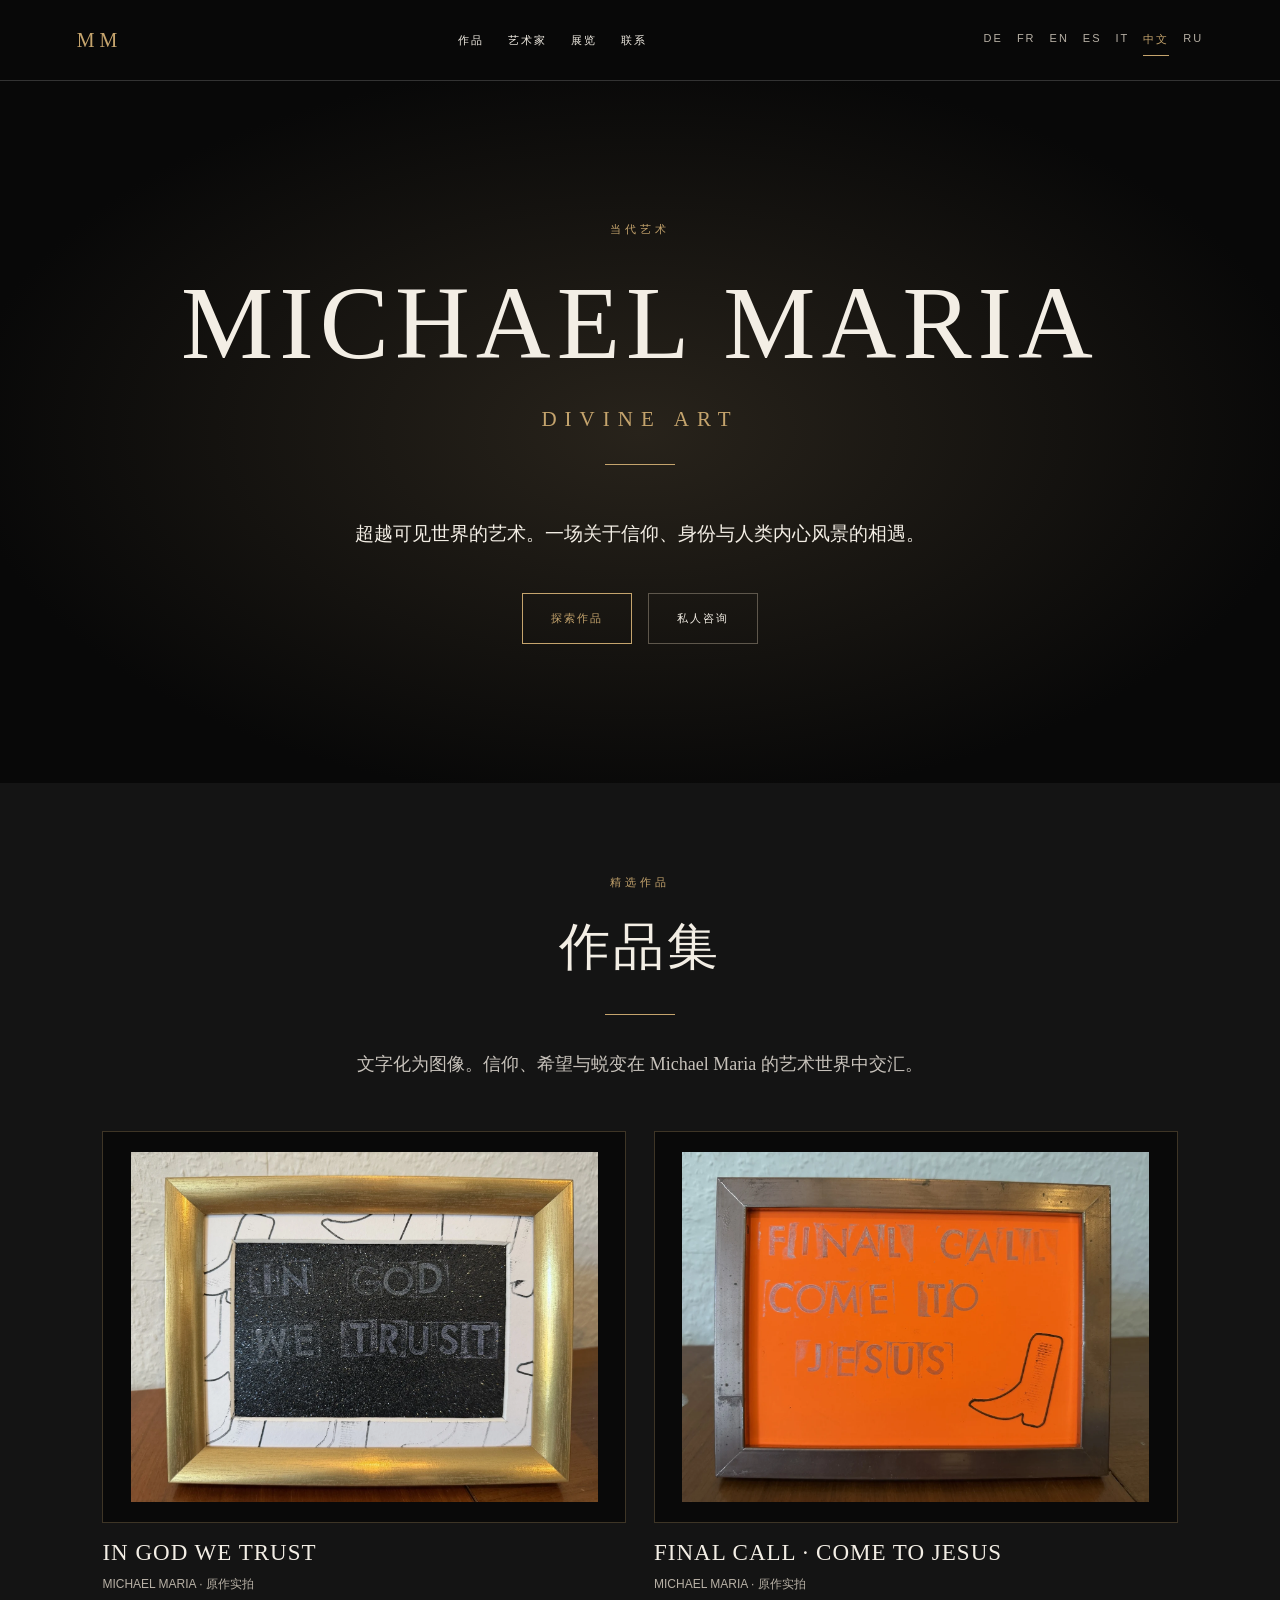
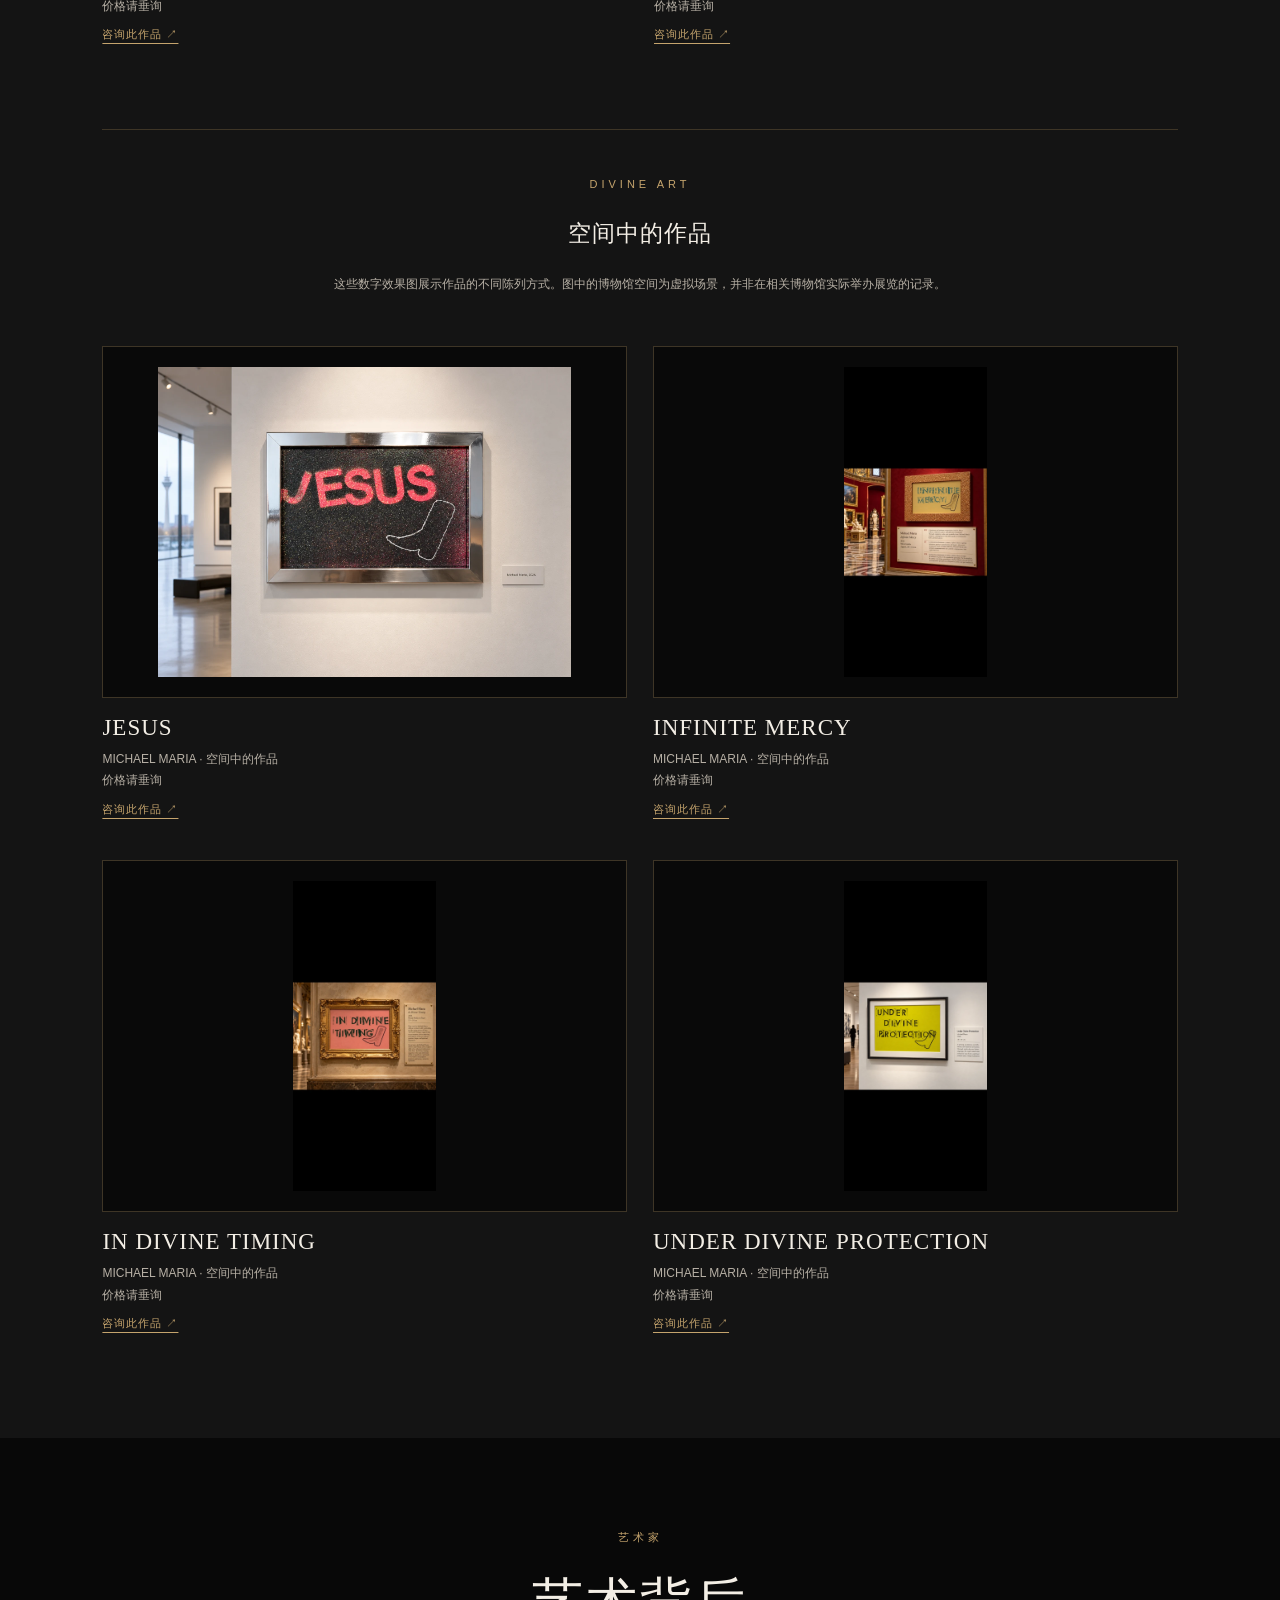
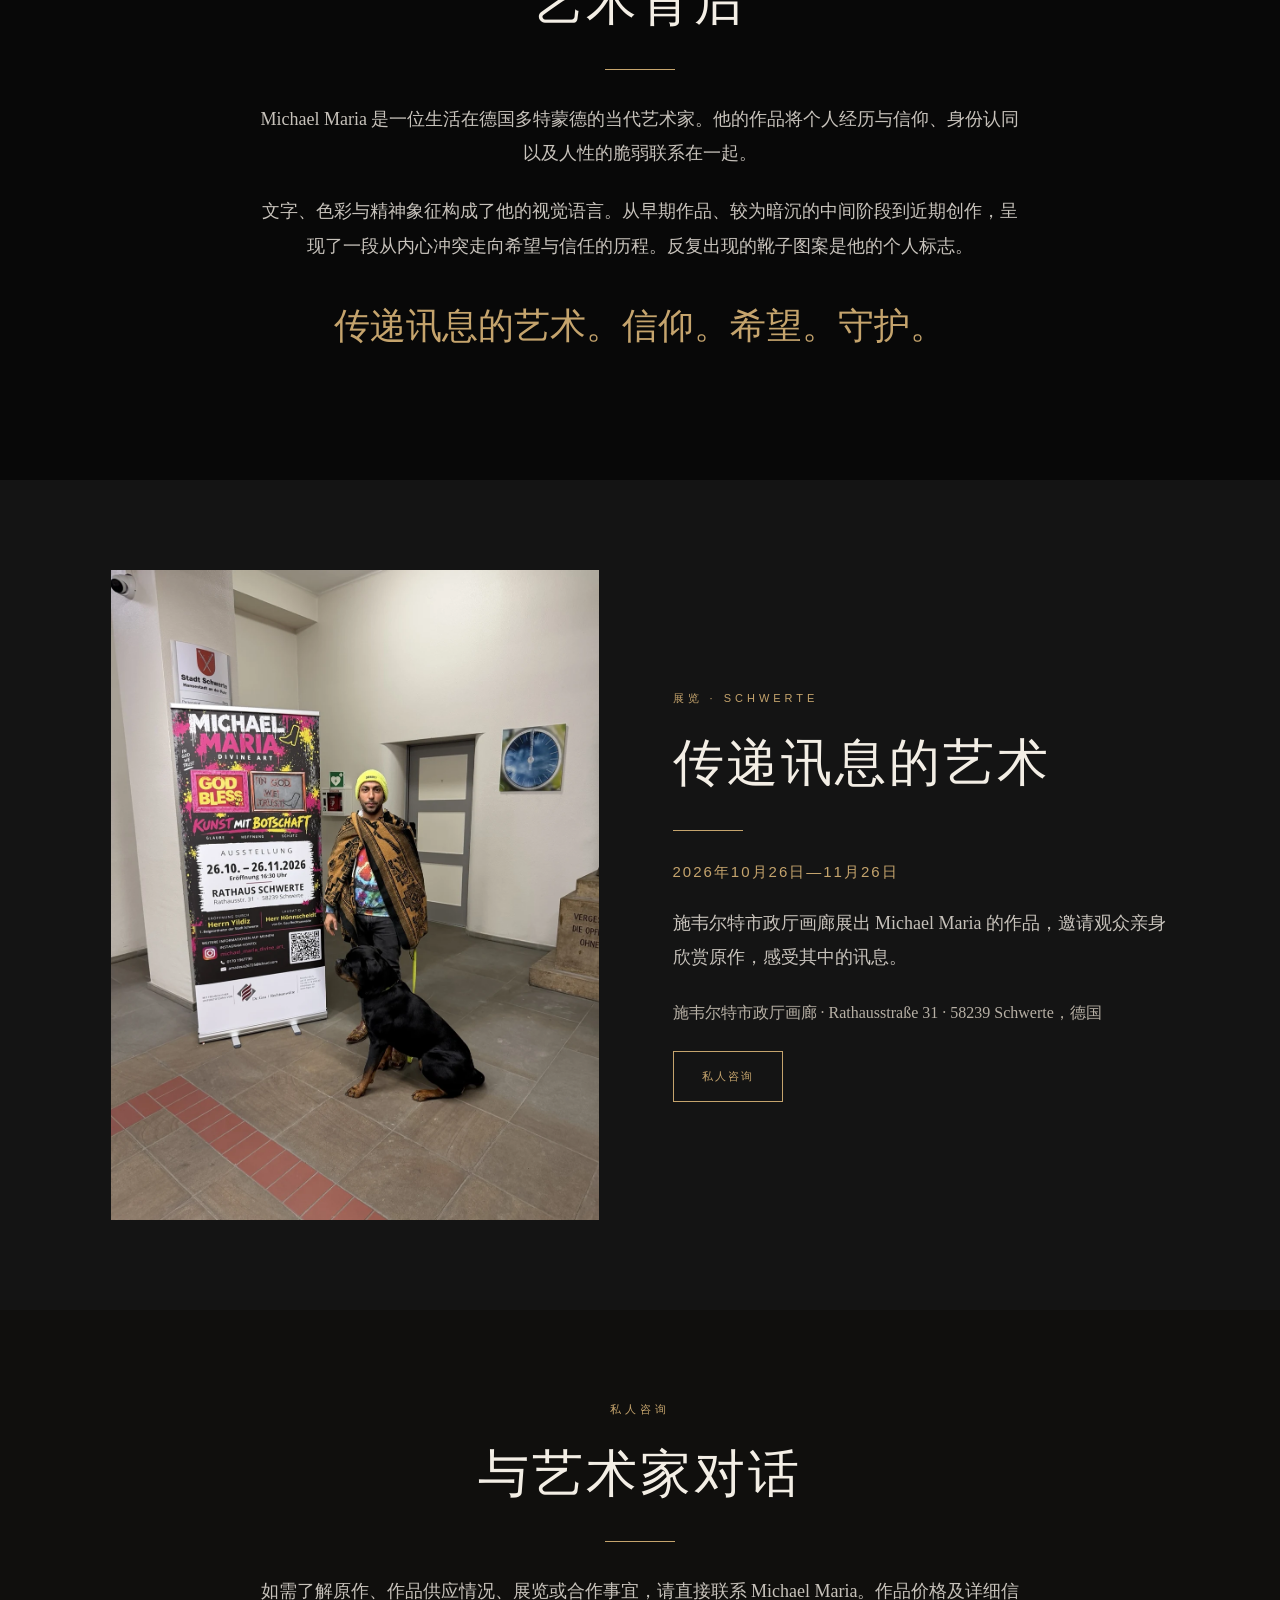
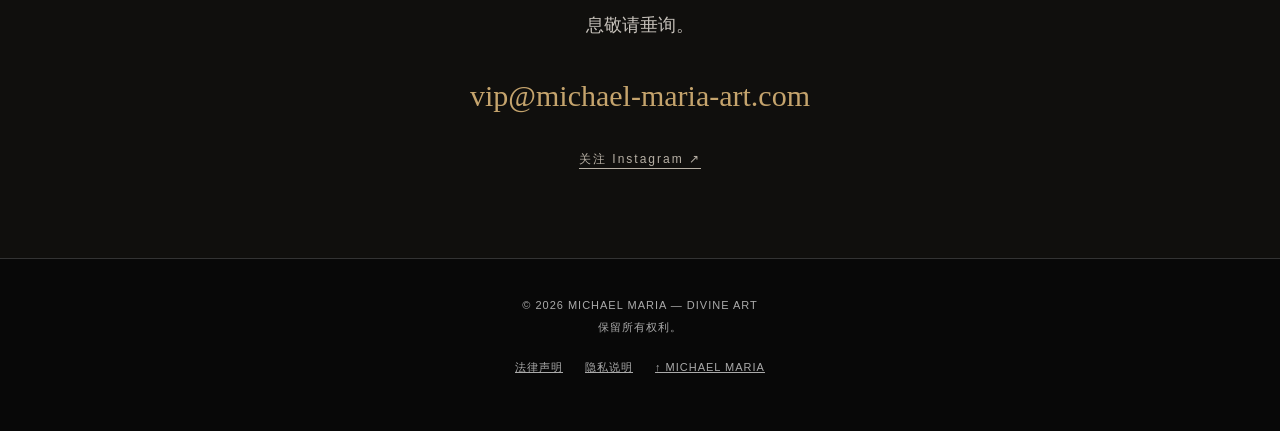
<file: zh.html>
<!DOCTYPE html>
<html lang="zh"><head><meta charset="utf-8"><meta name="viewport" content="width=device-width,initial-scale=1"><meta name="theme-color" content="#080808"><title>MICHAEL MARIA – DIVINE ART | 当代艺术</title><meta name="description" content="超越可见世界的艺术。一场关于信仰、身份与人类内心风景的相遇。"><meta name="robots" content="index,follow"><link rel="canonical" href="https://123amadeus123.github.io/michael-maria-art/zh.html"><link rel="alternate" hreflang="de" href="https://123amadeus123.github.io/michael-maria-art/"><link rel="alternate" hreflang="fr" href="https://123amadeus123.github.io/michael-maria-art/fr.html"><link rel="alternate" hreflang="en" href="https://123amadeus123.github.io/michael-maria-art/en.html"><link rel="alternate" hreflang="es" href="https://123amadeus123.github.io/michael-maria-art/es.html"><link rel="alternate" hreflang="it" href="https://123amadeus123.github.io/michael-maria-art/it.html"><link rel="alternate" hreflang="zh" href="https://123amadeus123.github.io/michael-maria-art/zh.html"><link rel="alternate" hreflang="ru" href="https://123amadeus123.github.io/michael-maria-art/ru.html"><link rel="alternate" hreflang="x-default" href="https://123amadeus123.github.io/michael-maria-art/"><meta property="og:type" content="website"><meta property="og:title" content="MICHAEL MARIA – DIVINE ART"><meta property="og:description" content="超越可见世界的艺术。一场关于信仰、身份与人类内心风景的相遇。"><meta property="og:url" content="https://123amadeus123.github.io/michael-maria-art/zh.html"><meta property="og:image" content="https://123amadeus123.github.io/michael-maria-art/assets/in-god-we-trust.webp"><link rel="icon" href="assets/favicon.svg" type="image/svg+xml"><link rel="stylesheet" href="assets/style.css"><script defer src="assets/gallery.js"></script><script type="application/ld+json">{"@context": "https://schema.org", "@type": "VisualArtsEvent", "name": "Michael Maria – Kunst mit Botschaft", "startDate": "2026-10-26", "endDate": "2026-11-26", "location": {"@type": "Place", "name": "Rathausgalerie Schwerte", "address": {"@type": "PostalAddress", "streetAddress": "Rathausstraße 31", "postalCode": "58239", "addressLocality": "Schwerte", "addressCountry": "DE"}}, "url": "https://123amadeus123.github.io/michael-maria-art/zh.html#exhibition", "organizer": {"@type": "Person", "name": "Michael Maria", "url": "https://123amadeus123.github.io/michael-maria-art/zh.html"}}</script></head>
<body><a class="skip" href="#main">跳至正文</a><header><a class="logo" href="#home" aria-label="Michael Maria — Home">MM</a><nav aria-label="Navigation"><a href="#art">作品</a><a href="#about">艺术家</a><a href="#exhibition">展览</a><a href="#contact">联系</a></nav><div class="languages" aria-label="Language"><a href="index.html" lang="de" hreflang="de">DE</a><a href="fr.html" lang="fr" hreflang="fr">FR</a><a href="en.html" lang="en" hreflang="en">EN</a><a href="es.html" lang="es" hreflang="es">ES</a><a href="it.html" lang="it" hreflang="it">IT</a><a href="zh.html" lang="zh" hreflang="zh" aria-current="page">中文</a><a href="ru.html" lang="ru" hreflang="ru">RU</a></div></header>
<main id="main"><section class="hero" id="home"><div class="eyebrow">当代艺术</div><h1>MICHAEL MARIA</h1><div class="subtitle">DIVINE ART</div><div class="line"></div><p>超越可见世界的艺术。一场关于信仰、身份与人类内心风景的相遇。</p><div class="actions"><a class="button" href="#art">探索作品</a><a class="button secondary" href="#contact">私人咨询</a></div></section>
<section class="gallery" id="art"><div class="eyebrow">精选作品</div><h2>作品集</h2><div class="line"></div><p class="section-text">文字化为图像。信仰、希望与蜕变在 Michael Maria 的艺术世界中交汇。</p><div class="gallery-grid"><figure><a class="art-image" href="assets/in-god-we-trust.webp" data-art data-title="IN GOD WE TRUST" aria-label="IN GOD WE TRUST"><img src="assets/in-god-we-trust.webp" width="1200" height="900" alt="IN GOD WE TRUST — Michael Maria · 原作实拍" loading="lazy" decoding="async"></a><figcaption><h3>IN GOD WE TRUST</h3><p>MICHAEL MARIA · 原作实拍<br>价格请垂询</p><a class="work-link" href="mailto:vip@michael-maria-art.com?subject=IN%20GOD%20WE%20TRUST">咨询此作品 ↗</a></figcaption></figure><figure><a class="art-image" href="assets/final-call.webp" data-art data-title="FINAL CALL · COME TO JESUS" aria-label="FINAL CALL · COME TO JESUS"><img src="assets/final-call.webp" width="1200" height="900" alt="FINAL CALL · COME TO JESUS — Michael Maria · 原作实拍" loading="lazy" decoding="async"></a><figcaption><h3>FINAL CALL · COME TO JESUS</h3><p>MICHAEL MARIA · 原作实拍<br>价格请垂询</p><a class="work-link" href="mailto:vip@michael-maria-art.com?subject=FINAL%20CALL%20·%20COME%20TO%20JESUS">咨询此作品 ↗</a></figcaption></figure></div><div class="presentations"><div class="eyebrow">DIVINE ART</div><h3>空间中的作品</h3><p class="note">这些数字效果图展示作品的不同陈列方式。图中的博物馆空间为虚拟场景，并非在相关博物馆实际举办展览的记录。</p><div class="gallery-grid"><figure><a class="art-image" href="assets/presentation-0.webp" data-art data-title="JESUS" aria-label="JESUS"><img src="assets/presentation-0.webp" width="1200" height="900" alt="JESUS — Michael Maria · 空间中的作品" loading="lazy" decoding="async"></a><figcaption><h3>JESUS</h3><p>MICHAEL MARIA · 空间中的作品<br>价格请垂询</p><a class="work-link" href="mailto:vip@michael-maria-art.com?subject=JESUS">咨询此作品 ↗</a></figcaption></figure><figure><a class="art-image" href="assets/presentation-2.webp" data-art data-title="INFINITE MERCY" aria-label="INFINITE MERCY"><img src="assets/presentation-2.webp" width="1200" height="900" alt="INFINITE MERCY — Michael Maria · 空间中的作品" loading="lazy" decoding="async"></a><figcaption><h3>INFINITE MERCY</h3><p>MICHAEL MARIA · 空间中的作品<br>价格请垂询</p><a class="work-link" href="mailto:vip@michael-maria-art.com?subject=INFINITE%20MERCY">咨询此作品 ↗</a></figcaption></figure><figure><a class="art-image" href="assets/presentation-3.webp" data-art data-title="IN DIVINE TIMING" aria-label="IN DIVINE TIMING"><img src="assets/presentation-3.webp" width="1200" height="900" alt="IN DIVINE TIMING — Michael Maria · 空间中的作品" loading="lazy" decoding="async"></a><figcaption><h3>IN DIVINE TIMING</h3><p>MICHAEL MARIA · 空间中的作品<br>价格请垂询</p><a class="work-link" href="mailto:vip@michael-maria-art.com?subject=IN%20DIVINE%20TIMING">咨询此作品 ↗</a></figcaption></figure><figure><a class="art-image" href="assets/presentation-4.webp" data-art data-title="UNDER DIVINE PROTECTION" aria-label="UNDER DIVINE PROTECTION"><img src="assets/presentation-4.webp" width="1200" height="900" alt="UNDER DIVINE PROTECTION — Michael Maria · 空间中的作品" loading="lazy" decoding="async"></a><figcaption><h3>UNDER DIVINE PROTECTION</h3><p>MICHAEL MARIA · 空间中的作品<br>价格请垂询</p><a class="work-link" href="mailto:vip@michael-maria-art.com?subject=UNDER%20DIVINE%20PROTECTION">咨询此作品 ↗</a></figcaption></figure></div></div></section>
<section id="about"><div class="eyebrow">艺术家</div><h2>艺术背后</h2><div class="line"></div><p class="section-text">Michael Maria 是一位生活在德国多特蒙德的当代艺术家。他的作品将个人经历与信仰、身份认同以及人性的脆弱联系在一起。</p><p class="section-text">文字、色彩与精神象征构成了他的视觉语言。从早期作品、较为暗沉的中间阶段到近期创作，呈现了一段从内心冲突走向希望与信任的历程。反复出现的靴子图案是他的个人标志。</p><blockquote>传递讯息的艺术。信仰。希望。守护。</blockquote></section>
<section class="exhibition" id="exhibition"><div class="split"><img src="assets/schwerte.webp" width="1125" height="1500" alt="Michael Maria · Rathausgalerie Schwerte · 2026" loading="lazy"><div><div class="eyebrow">展览 · SCHWERTE</div><h2>传递讯息的艺术</h2><div class="line"></div><p class="date">2026年10月26日—11月26日</p><p class="section-text">施韦尔特市政厅画廊展出 Michael Maria 的作品，邀请观众亲身欣赏原作，感受其中的讯息。</p><address>施韦尔特市政厅画廊 · Rathausstraße 31 · 58239 Schwerte，德国</address><a class="button" href="mailto:vip@michael-maria-art.com?subject=Exhibition%20inquiry">私人咨询</a></div></div></section>
<section class="contact" id="contact"><div class="eyebrow">私人咨询</div><h2>与艺术家对话</h2><div class="line"></div><p class="section-text">如需了解原作、作品供应情况、展览或合作事宜，请直接联系 Michael Maria。作品价格及详细信息敬请垂询。</p><a class="email" href="mailto:vip@michael-maria-art.com">vip@michael-maria-art.com</a><a class="social" href="https://www.instagram.com/michael_maria_divine_art_/" target="_blank" rel="noopener noreferrer">关注 Instagram ↗</a></section></main>
<footer>© 2026 MICHAEL MARIA — DIVINE ART<br>保留所有权利。<div class="footer-links"><a href="impressum.html">法律声明</a><a href="datenschutz.html">隐私说明</a><a href="#home">↑ MICHAEL MARIA</a></div></footer>
<dialog class="lightbox" id="art-dialog"><button class="close" type="button" aria-label="关闭">×</button><img alt=""><p data-title></p><p><a data-inquire href="mailto:vip@michael-maria-art.com">咨询此作品</a></p></dialog></body></html>
</file>
<file: assets/style.css>
:root{--black:#080808;--cream:#f3eee5;--gold:#c5a46d;--muted:#b7b0a5;--line:#3e3526}*{box-sizing:border-box}html{scroll-behavior:smooth;scroll-padding-top:100px}body{margin:0;background:var(--black);color:var(--cream);font-family:Georgia,'Times New Roman',serif}a{color:inherit}a,button{touch-action:manipulation}a:focus-visible,button:focus-visible{outline:2px solid var(--gold);outline-offset:5px}.skip{position:absolute;top:-100px}.skip:focus{top:10px;z-index:10;background:#080808;padding:15px}header{padding:24px 6%;display:flex;justify-content:space-between;align-items:center;border-bottom:1px solid #333;gap:24px;flex-wrap:wrap}.logo{color:var(--gold);text-decoration:none;letter-spacing:5px;font-size:20px}nav{display:flex;gap:24px;flex-wrap:wrap}nav a,.languages a{font:11px Arial,sans-serif;letter-spacing:2px;text-decoration:none}nav a:hover,.languages a:hover{color:var(--gold)}.languages{display:flex;gap:14px;flex-wrap:wrap}.languages a{color:var(--muted);padding:8px 0}.languages a[aria-current]{color:var(--gold);border-bottom:1px solid var(--gold)}.hero{min-height:78vh;padding:85px 6%;text-align:center;display:flex;flex-direction:column;align-items:center;justify-content:center;background:radial-gradient(ellipse at center,#28231b,#080808 75%)}.eyebrow{color:var(--gold);font:11px Arial,sans-serif;letter-spacing:4px;text-transform:uppercase;line-height:1.8}h1{font-weight:normal;font-size:clamp(40px,8.1vw,110px);letter-spacing:6px;margin:25px 0}.subtitle{font-size:21px;letter-spacing:8px;color:var(--gold)}.line{width:70px;height:1px;background:var(--gold);margin:32px auto}.hero p{max-width:630px;line-height:1.9;font-size:19px}.button{display:inline-flex;align-items:center;justify-content:center;border:1px solid var(--gold);color:var(--gold);padding:17px 28px;text-decoration:none;font:11px Arial,sans-serif;letter-spacing:2px;margin-top:22px;min-height:48px}.button:hover{background:var(--gold);color:#080808}.actions{display:flex;gap:16px;justify-content:center;flex-wrap:wrap}.button.secondary{border-color:#5e574c;color:var(--cream)}section{padding:90px 8%;text-align:center}h2{font-weight:normal;font-size:clamp(30px,4vw,54px);letter-spacing:3px;margin:20px 0}h3{font-size:23px;font-weight:normal;letter-spacing:1px}.section-text{max-width:760px;margin:24px auto;font-size:18px;line-height:1.9;color:#c7c2bb}.gallery{background:#141414}.gallery-grid{display:grid;grid-template-columns:repeat(2,minmax(0,1fr));gap:40px 28px;margin-top:50px;text-align:left}figure{margin:0;min-width:0}.art-image{display:block;background:#090909;border:1px solid var(--line);padding:20px;width:100%;text-decoration:none;cursor:zoom-in}.art-image img{width:100%;height:350px;object-fit:contain;display:block;transition:transform .25s}.art-image:hover img{transform:scale(1.025)}figcaption{padding:17px 0}figcaption h3{margin:0 0 8px}figcaption p{font:12px Arial,sans-serif;line-height:1.8;color:var(--muted);margin:0}.work-link{display:inline-block;font:11px Arial,sans-serif;letter-spacing:1px;color:var(--gold);margin-top:10px;text-underline-offset:5px}.note{font:12px Arial,sans-serif;line-height:1.9;color:var(--muted);max-width:750px;margin:24px auto}.presentations{margin-top:70px;border-top:1px solid var(--line);padding-top:45px}.presentations .gallery-grid{grid-template-columns:repeat(2,minmax(0,1fr));gap:26px}.presentations .art-image img{height:310px}.split{display:grid;grid-template-columns:minmax(0,1fr) minmax(0,1fr);gap:65px;align-items:center;text-align:left;max-width:1200px;margin:auto}.split img{width:100%;max-height:650px;object-fit:contain;display:block}.split .line{margin-left:0}.split .section-text{margin-left:0}blockquote{font-size:clamp(24px,3vw,36px);line-height:1.6;color:var(--gold);margin:35px 0}.exhibition{background:#141414}.date{font:15px Arial,sans-serif;letter-spacing:2px;color:var(--gold)}address{font-style:normal;line-height:1.9;color:var(--muted)}.contact{background:#100f0d}.email{color:var(--gold);overflow-wrap:anywhere;font-size:clamp(18px,3vw,30px);text-decoration:none;line-height:2}.social{display:block;color:var(--muted);font:12px Arial,sans-serif;letter-spacing:2px;margin-top:25px;text-underline-offset:5px}footer{padding:35px 6%;border-top:1px solid #333;text-align:center;color:#aaa;font:11px Arial,sans-serif;line-height:2;letter-spacing:1px}.footer-links{display:flex;justify-content:center;gap:22px;margin:18px 0}.legal{max-width:850px;margin:auto;text-align:left;line-height:1.9;padding:55px 7% 80px}.legal h1{font-size:36px;letter-spacing:1px}.legal h2{font-size:25px;letter-spacing:0}.legal a{color:var(--gold)}.legal-note{border-left:2px solid var(--gold);padding-left:20px}.lightbox{border:1px solid var(--line);background:#0d0d0d;color:var(--cream);padding:50px 25px 25px;width:min(1100px,95vw);max-height:94vh}.lightbox::backdrop{background:#000d}.lightbox img{display:block;max-width:100%;max-height:70vh;margin:auto;object-fit:contain}.close{position:absolute;right:12px;top:10px;min-height:34px;min-width:40px;background:none;border:1px solid var(--line);color:var(--cream);font:22px Arial;cursor:pointer}.lightbox p{text-align:center;line-height:1.7}.lightbox a{color:var(--gold)}@media(max-width:850px){header{justify-content:center;padding:20px 5%;gap:20px}nav{justify-content:center;gap:18px}.languages{justify-content:center;width:100%}.split{grid-template-columns:1fr;gap:35px}.hero{min-height:70vh;padding:65px 6%}section{padding:65px 6%}.art-image img{height:270px}.split img{max-height:550px}}@media(max-width:560px){h1{font-size:clamp(32px,8vw,44px);letter-spacing:2px}.subtitle{font-size:16px;letter-spacing:6px}.eyebrow{letter-spacing:2px}.gallery-grid,.presentations .gallery-grid{grid-template-columns:1fr;gap:26px}.art-image img{height:auto;max-height:360px;min-height:180px}.presentations .art-image img{height:330px}.hero p,.section-text{font-size:17px}.actions{gap:0}.actions .button{width:100%}.languages{gap:16px}nav a{letter-spacing:1px}h2{letter-spacing:1px}}@media(prefers-reduced-motion:reduce){html{scroll-behavior:auto}*{transition:none!important}}
</file>
